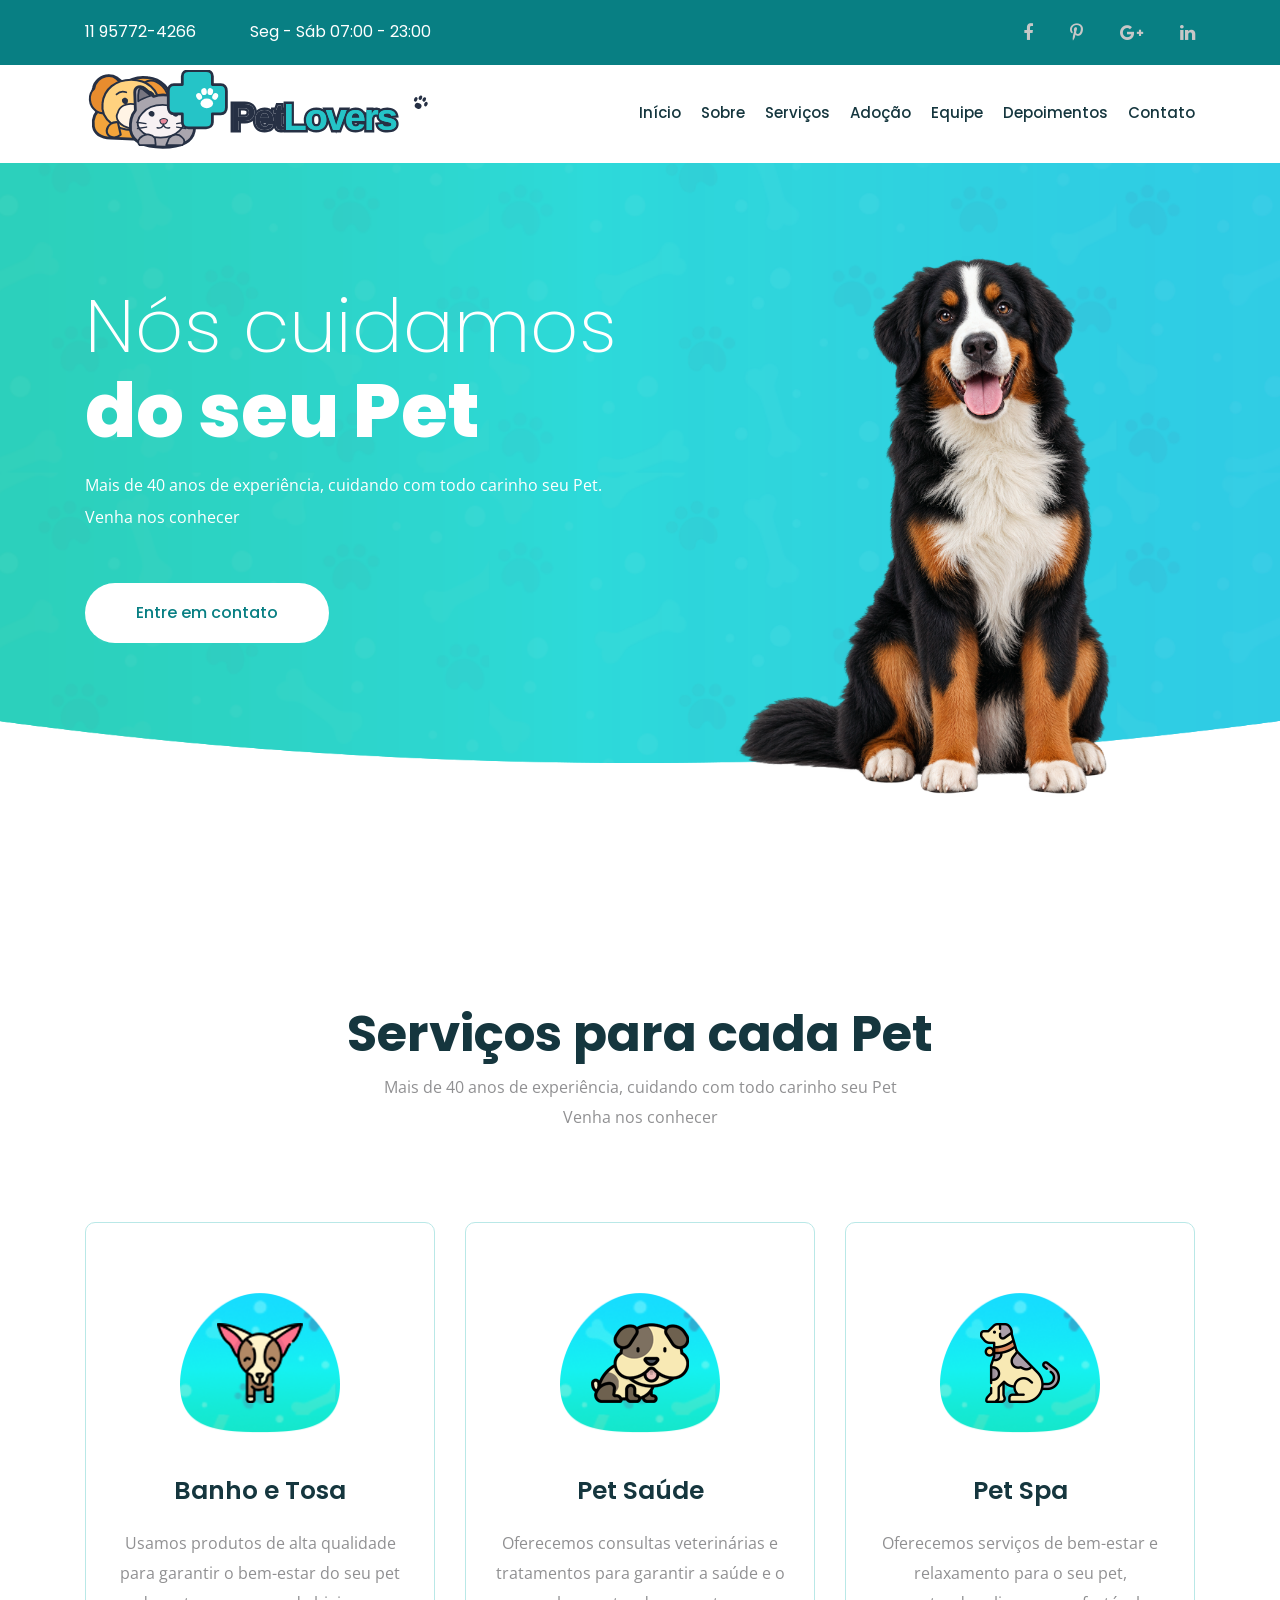
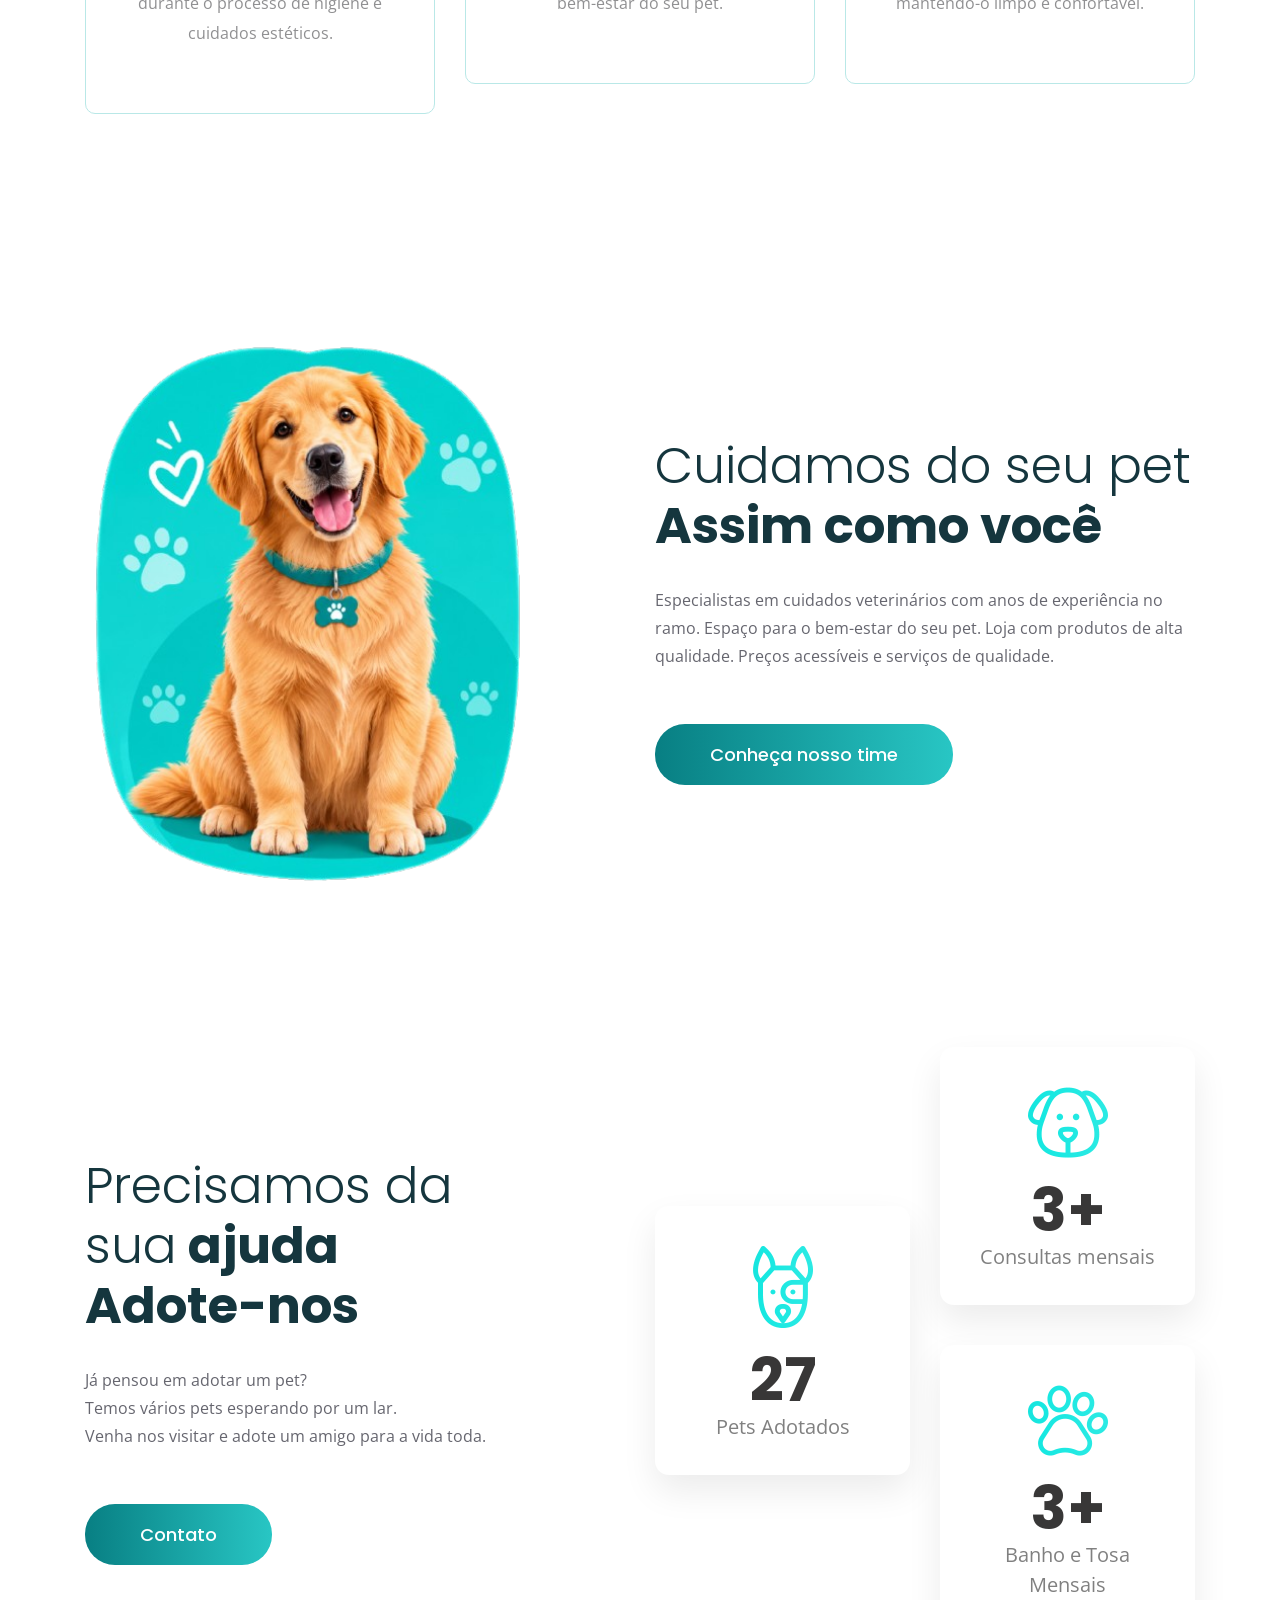
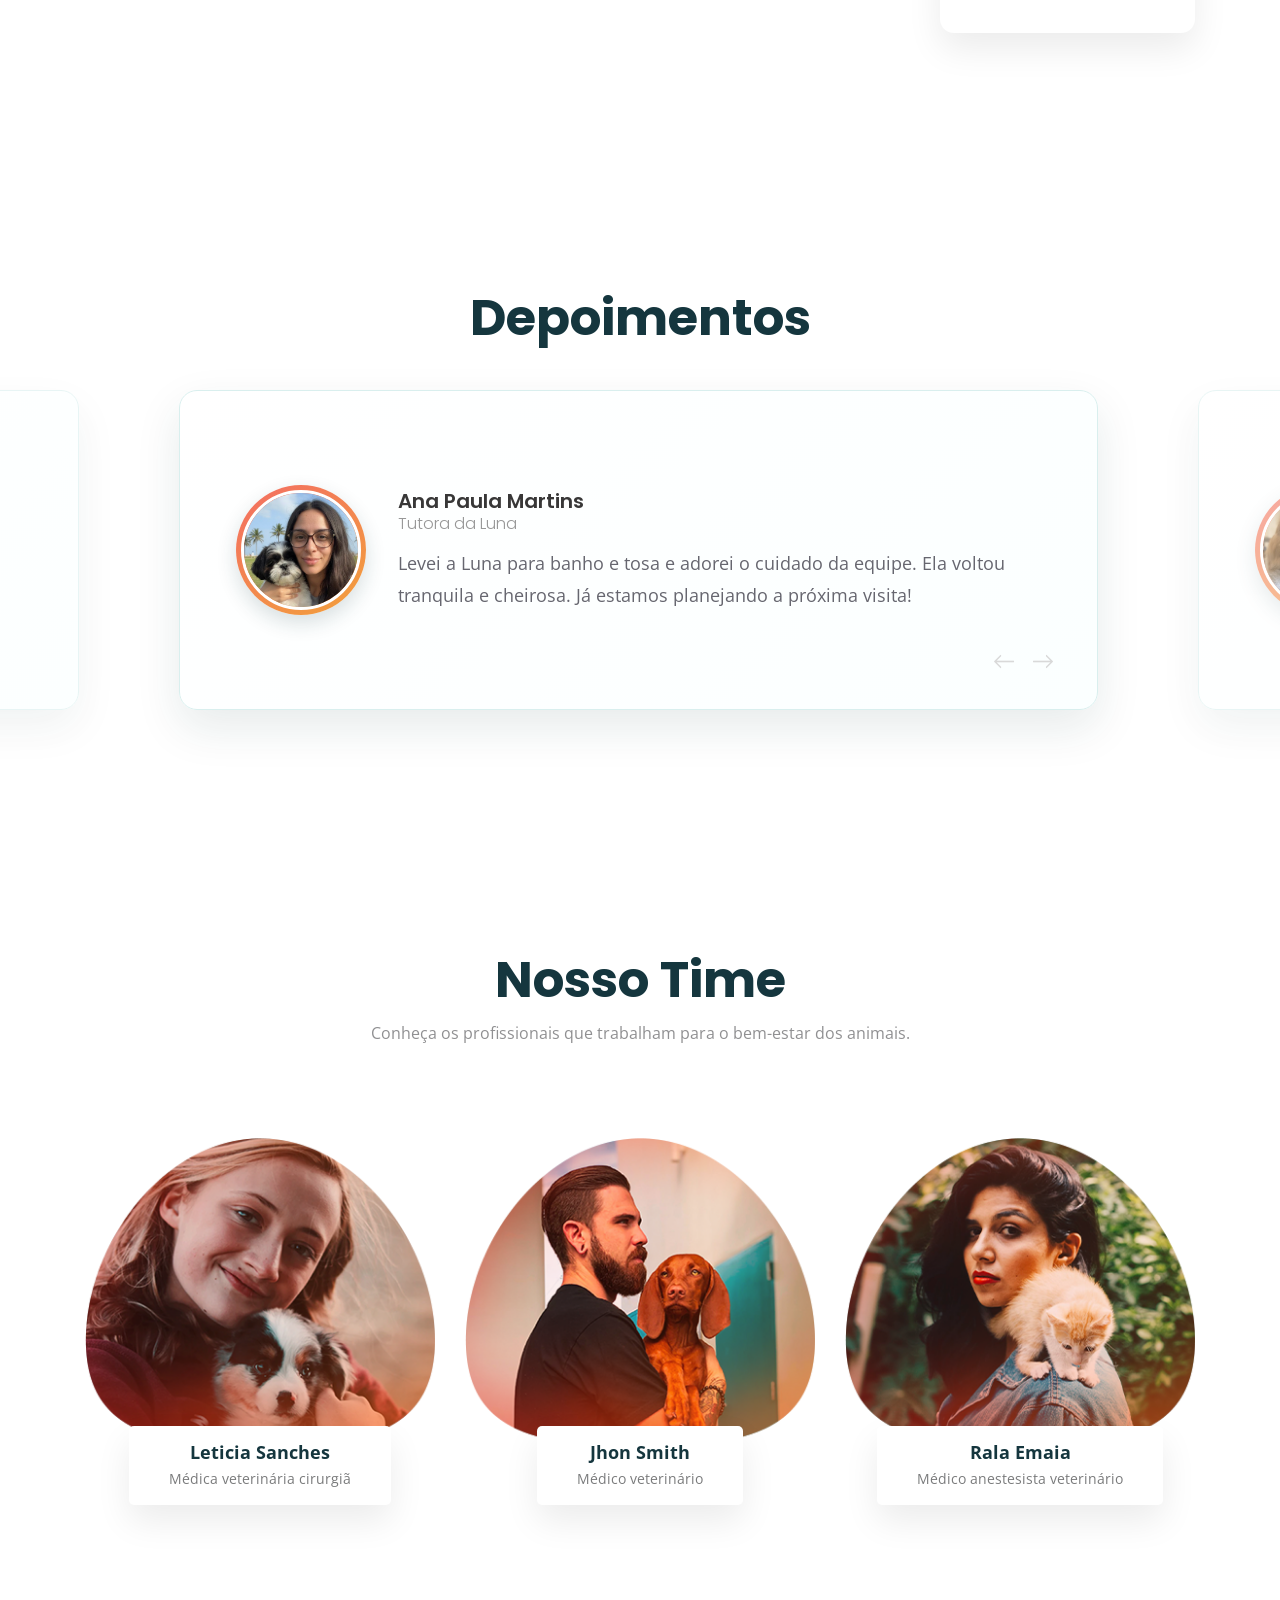
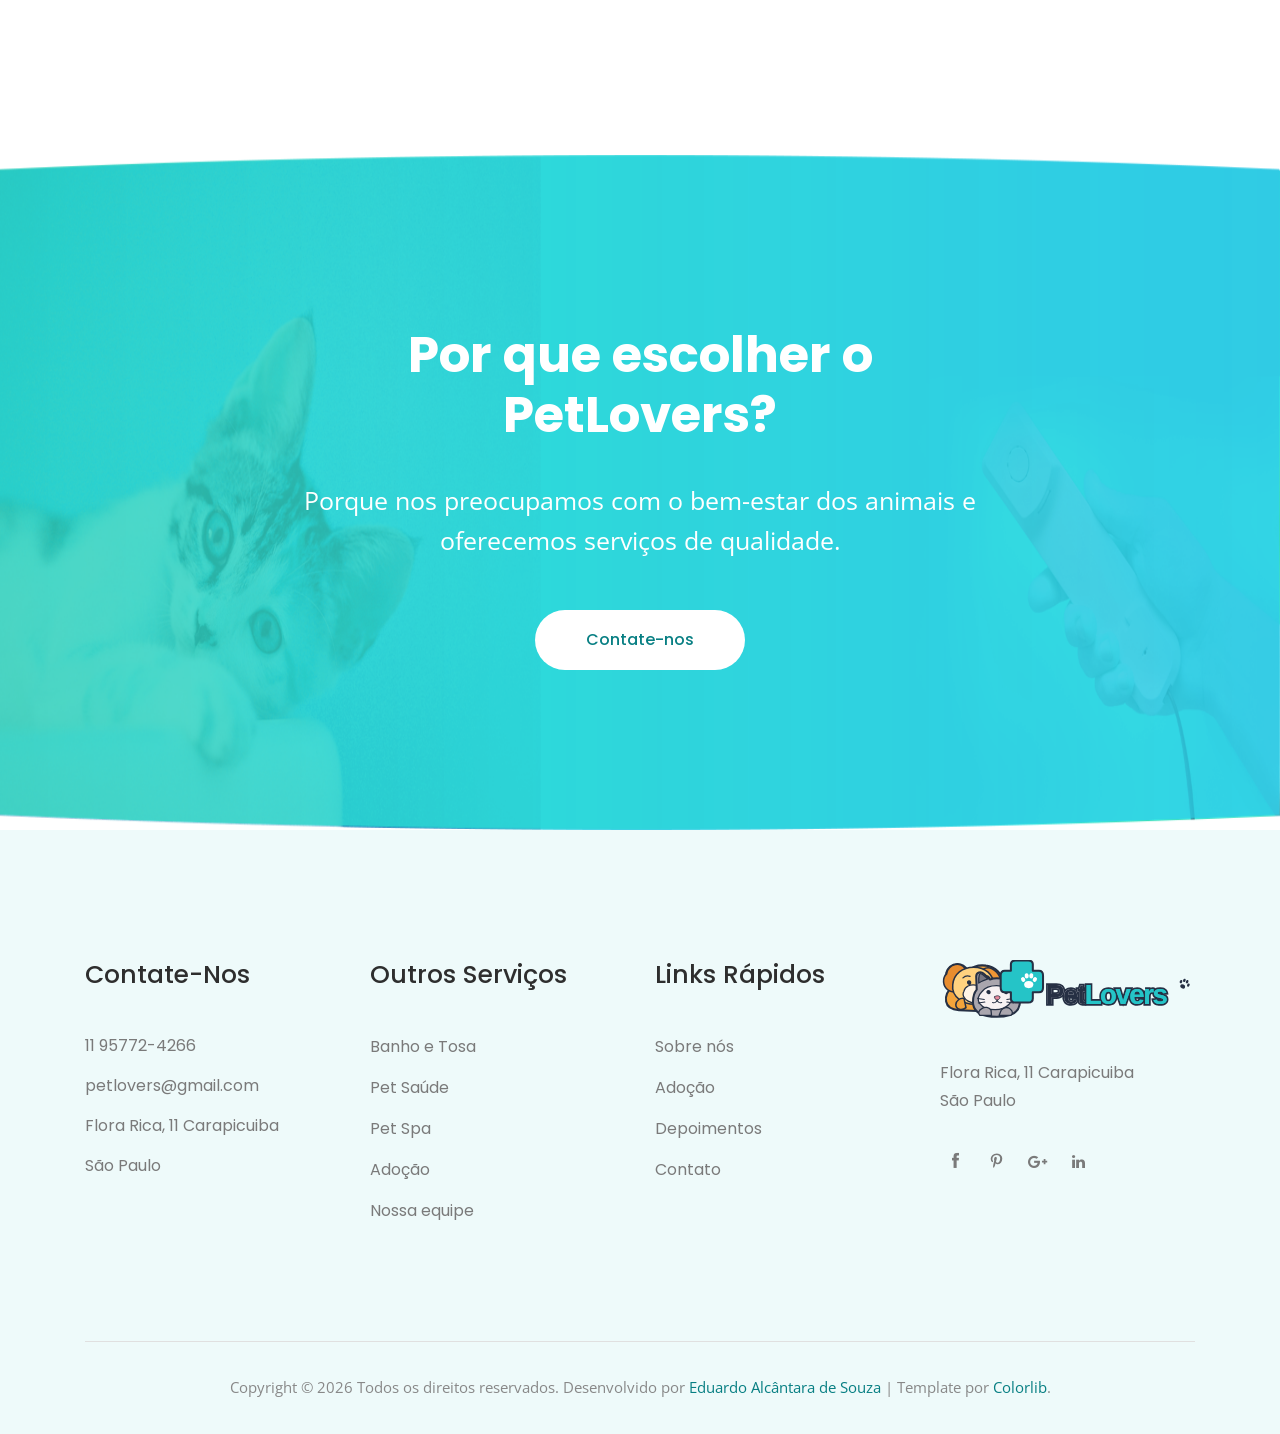
<file: index.html>
<!doctype html>
<html class="no-js" lang="pt-BR">
  <head>
    <meta charset="utf-8" />
    <meta http-equiv="x-ua-compatible" content="ie=edge" />
    <title>PetLovers</title>
    <meta
      name="description"
      content="Conheça os serviços da PetLovers e encontre cuidado, saúde e bem-estar para o seu pet."
    />
    <meta name="viewport" content="width=device-width, initial-scale=1" />

    <!-- <link rel="manifest" href="site.webmanifest"> -->
    <link rel="icon" type="image/svg+xml" href="img/paw-solid-full.svg" />

    <!-- CSS here -->
    <link rel="stylesheet" href="css/bootstrap.min.css" />
    <link rel="stylesheet" href="css/owl.carousel.min.css" />
    <link rel="stylesheet" href="css/magnific-popup.css" />
    <link rel="stylesheet" href="css/font-awesome.min.css" />
    <link rel="stylesheet" href="css/themify-icons.css" />
    <link rel="stylesheet" href="css/nice-select.css" />
    <link rel="stylesheet" href="css/flaticon.css" />
    <link rel="stylesheet" href="css/gijgo.css" />
    <link rel="stylesheet" href="css/animate.css" />
    <link rel="stylesheet" href="css/slicknav.css" />
    <link rel="stylesheet" href="css/style.css" />
    <!-- <link rel="stylesheet" href="css/responsive.css"> -->
  </head>

  <body>
    <!--[if lte IE 9]>
      <p class="browserupgrade">
        You are using an <strong>outdated</strong> browser. Please
        <a href="https://browsehappy.com/">upgrade your browser</a> to improve
        your experience and security.
      </p>
    <![endif]-->

    <header id="top">
      <div class="header-area">
        <div class="header-top_area">
          <div class="container">
            <div class="row">
              <div class="col-lg-6 col-md-8">
                <div class="short_contact_list">
                  <ul>
                    <li><a href="tel:+5511957724266">11 95772-4266</a></li>
                    <li><span>Seg - Sáb 07:00 - 23:00</span></li>
                  </ul>
                </div>
              </div>
              <div class="col-lg-6 col-md-4">
                <div class="social_media_links">
                  <a href="#">
                    <i class="fa fa-facebook"></i>
                  </a>
                  <a href="#">
                    <i class="fa fa-pinterest-p"></i>
                  </a>
                  <a href="#">
                    <i class="fa fa-google-plus"></i>
                  </a>
                  <a href="#">
                    <i class="fa fa-linkedin"></i>
                  </a>
                </div>
              </div>
            </div>
          </div>
        </div>
        <div id="sticky-header" class="main-header-area">
          <div class="container">
            <div class="row align-items-center">
              <div class="col-xl-4 col-lg-4">
                <div class="logo">
                  <a href="#top">
                    <img src="img/logo.svg" alt="PetLovers" />
                  </a>
                </div>
              </div>
              <div class="col-xl-8 col-lg-8">
                <div class="main-menu d-none d-lg-block">
                  <nav>
                    <ul id="navigation">
                      <li><a href="#top">Início</a></li>
                      <li><a href="#sobre">Sobre</a></li>
                      <li><a href="#servicos">Serviços</a></li>
                      <li><a href="#adocao">Adoção</a></li>
                      <li><a href="#equipe">Equipe</a></li>
                      <li><a href="#depoimentos">Depoimentos</a></li>
                      <li><a href="#contato">Contato</a></li>
                    </ul>
                  </nav>
                </div>
              </div>
              <div class="col-12">
                <div class="mobile_menu d-block d-lg-none"></div>
              </div>
            </div>
          </div>
        </div>
      </div>
    </header>

    <!-- slider_area_start -->
    <div class="slider_area">
      <div class="single_slider slider_bg_1 d-flex align-items-center">
        <div class="container">
          <div class="row">
            <div class="col-lg-6 col-md-6">
              <div class="slider_text">
                <h1>
                  Nós cuidamos <br />
                  <span>do seu Pet</span>
                </h1>
                <p>
                  Mais de 40 anos de experiência, cuidando com todo carinho seu
                  Pet. Venha nos conhecer
                </p>
                <a href="#contato" class="boxed-btn4">Entre em contato</a>
              </div>
            </div>
          </div>
        </div>
        <div class="dog_thumb d-none d-lg-block">
          <img src="img/pets/dog.png" alt="Cão da PetLovers" />
        </div>
      </div>
    </div>
    <!-- slider_area_end -->

    <!-- service_area_start  -->
    <div id="servicos" class="service_area">
      <div class="container">
        <div class="row justify-content-center">
          <div class="col-lg-7 col-md-10">
            <div class="section_title text-center mb-95">
              <h3>Serviços para cada Pet</h3>
              <p>
                Mais de 40 anos de experiência, cuidando com todo carinho seu
                Pet<br />
                Venha nos conhecer
              </p>
            </div>
          </div>
        </div>
        <div class="row justify-content-center">
          <div class="col-lg-4 col-md-6">
            <div class="single_service">
              <div
                class="service_thumb service_icon_bg_1 d-flex align-items-center justify-content-center"
              >
                <div class="service_icon">
                  <img src="img/service/service_icon_1.png" alt="" />
                </div>
              </div>
              <div class="service_content text-center">
                <h3>Banho e Tosa</h3>
                <p>
                  Usamos produtos de alta qualidade para garantir o bem-estar do
                  seu pet durante o processo de higiene e cuidados estéticos.
                </p>
              </div>
            </div>
          </div>
          <div class="col-lg-4 col-md-6">
            <div class="single_service active">
              <div
                class="service_thumb service_icon_bg_1 d-flex align-items-center justify-content-center"
              >
                <div class="service_icon">
                  <img src="img/service/service_icon_2.png" alt="" />
                </div>
              </div>
              <div class="service_content text-center">
                <h3>Pet Saúde</h3>
                <p>
                  Oferecemos consultas veterinárias e tratamentos para garantir
                  a saúde e o bem-estar do seu pet.
                </p>
              </div>
            </div>
          </div>
          <div class="col-lg-4 col-md-6">
            <div class="single_service">
              <div
                class="service_thumb service_icon_bg_1 d-flex align-items-center justify-content-center"
              >
                <div class="service_icon">
                  <img src="img/service/service_icon_3.png" alt="" />
                </div>
              </div>
              <div class="service_content text-center">
                <h3>Pet Spa</h3>
                <p>
                  Oferecemos serviços de bem-estar e relaxamento para o seu pet,
                  mantendo-o limpo e confortável.
                </p>
              </div>
            </div>
          </div>
        </div>
      </div>
    </div>
    <!-- service_area_end -->

    <!-- pet_care_area_start  -->
    <div id="sobre" class="pet_care_area">
      <div class="container">
        <div class="row align-items-center">
          <div class="col-lg-5 col-md-6">
            <div class="pet_thumb">
              <img
                src="img/about/pet_care.png"
                alt="Cachorro recebendo cuidados"
              />
            </div>
          </div>
          <div class="col-lg-6 offset-lg-1 col-md-6">
            <div class="pet_info">
              <div class="section_title">
                <h3>
                  <span>Cuidamos do seu pet </span> <br />
                  Assim como você
                </h3>
                <p>
                  Especialistas em cuidados veterinários com anos de experiência
                  no ramo. Espaço para o bem-estar do seu pet. Loja com produtos
                  de alta qualidade. Preços acessíveis e serviços de qualidade.
                </p>
                <a href="#equipe" class="boxed-btn3">Conheça nosso time</a>
              </div>
            </div>
          </div>
        </div>
      </div>
    </div>
    <!-- pet_care_area_end  -->

    <!-- adapt_area_start  -->
    <div id="adocao" class="adapt_area">
      <div class="container">
        <div class="row justify-content-between align-items-center">
          <div class="col-lg-5">
            <div class="adapt_help">
              <div class="section_title">
                <h3><span>Precisamos da sua</span> ajuda Adote-nos</h3>
                <p>
                  Já pensou em adotar um pet? <br />
                  Temos vários pets esperando por um lar. <br />
                  Venha nos visitar e adote um amigo para a vida toda.
                </p>
                <a href="#contato" class="boxed-btn3">Contato</a>
              </div>
            </div>
          </div>
          <div class="col-lg-6">
            <div class="adapt_about">
              <div class="row align-items-center">
                <div class="col-lg-6 col-md-6">
                  <div class="single_adapt text-center">
                    <img src="img/adapt_icon/1.png" alt="" />
                    <div class="adapt_content">
                      <h3 class="counter">452</h3>
                      <p>Pets Adotados</p>
                    </div>
                  </div>
                </div>
                <div class="col-lg-6 col-md-6">
                  <div class="single_adapt text-center">
                    <img src="img/adapt_icon/3.png" alt="" />
                    <div class="adapt_content">
                      <h3><span class="counter">52</span>+</h3>
                      <p>Consultas mensais</p>
                    </div>
                  </div>
                  <div class="single_adapt text-center">
                    <img src="img/adapt_icon/2.png" alt="" />
                    <div class="adapt_content">
                      <h3><span class="counter">52</span>+</h3>
                      <p>Banho e Tosa Mensais</p>
                    </div>
                  </div>
                </div>
              </div>
            </div>
          </div>
        </div>
      </div>
    </div>
    <!-- adapt_area_end  -->

    <!-- testmonial_area_start  -->
    <div id="depoimentos" class="testmonial_area">
      <div class="container">
        <div class="row justify-content-center">
          <div class="col-lg-10">
            <div class="section_title text-center">
              <h3>Depoimentos</h3>
            </div>
          </div>
        </div>
        <div class="row justify-content-center">
          <div class="col-lg-10">
            <div class="textmonial_active owl-carousel">
              <div class="testmonial_wrap">
                <div class="single_testmonial d-flex align-items-center">
                  <div class="test_thumb">
                    <img
                      class="testimonial-photo testimonial-photo-ana"
                      src="img/testmonial/ana.jpg"
                      alt="Ana Paula com a Luna"
                    />
                  </div>
                  <div class="test_content">
                    <h4>Ana Paula Martins</h4>
                    <span>Tutora da Luna</span>
                    <p>
                      Levei a Luna para banho e tosa e adorei o cuidado da
                      equipe. Ela voltou tranquila e cheirosa. Já estamos
                      planejando a próxima visita!
                    </p>
                  </div>
                </div>
              </div>
              <div class="testmonial_wrap">
                <div class="single_testmonial d-flex align-items-center">
                  <div class="test_thumb">
                    <img
                      class="testimonial-photo testimonial-photo-rafael"
                      src="img/testmonial/rafael.jpg"
                      alt="Rafael com o Thor"
                    />
                  </div>
                  <div class="test_content">
                    <h4>Rafael Costa</h4>
                    <span>Tutor do Thor</span>
                    <p>
                      O Thor foi muito bem recebido na consulta. A equipe
                      explicou cada etapa com paciência e me deixou mais seguro
                      para seguir os cuidados em casa.
                    </p>
                  </div>
                </div>
              </div>
              <div class="testmonial_wrap">
                <div class="single_testmonial d-flex align-items-center">
                  <div class="test_thumb">
                    <img
                      class="testimonial-photo testimonial-photo-camila"
                      src="img/testmonial/camila.jpg"
                      alt="Camila com o Nino"
                    />
                  </div>
                  <div class="test_content">
                    <h4>Camila Oliveira</h4>
                    <span>Tutora do Nino</span>
                    <p>
                      Encontrei na PetLovers um lugar acolhedor para cuidar do
                      Nino. O atendimento foi atencioso do início ao fim, e saí
                      com todas as minhas dúvidas respondidas.
                    </p>
                  </div>
                </div>
              </div>
            </div>
          </div>
        </div>
      </div>
    </div>
    <!-- testmonial_area_end  -->

    <!-- team_area_start  -->
    <div id="equipe" class="team_area">
      <div class="container">
        <div class="row justify-content-center">
          <div class="col-lg-6 col-md-10">
            <div class="section_title text-center mb-95">
              <h3>Nosso Time</h3>
              <p>
                Conheça os profissionais que trabalham para o bem-estar dos
                animais.
              </p>
            </div>
          </div>
        </div>
        <div class="row justify-content-center">
          <div class="col-lg-4 col-md-6">
            <div class="single_team">
              <div class="thumb">
                <img src="img/team/1.png" alt="Foto de Rala Emaia" />
              </div>
              <div class="member_name text-center">
                <div class="mamber_inner">
                  <h4>Leticia Sanches</h4>
                  <p>Médica veterinária cirurgiã</p>
                </div>
              </div>
            </div>
          </div>
          <div class="col-lg-4 col-md-6">
            <div class="single_team">
              <div class="thumb">
                <img src="img/team/2.png" alt="Foto de Jhon Smith" />
              </div>
              <div class="member_name text-center">
                <div class="mamber_inner">
                  <h4>Jhon Smith</h4>
                  <p>Médico veterinário</p>
                </div>
              </div>
            </div>
          </div>
          <div class="col-lg-4 col-md-6">
            <div class="single_team">
              <div class="thumb">
                <img src="img/team/3.png" alt="Foto de Rala Emaia" />
              </div>
              <div class="member_name text-center">
                <div class="mamber_inner">
                  <h4>Rala Emaia</h4>
                  <p>Médico anestesista veterinário</p>
                </div>
              </div>
            </div>
          </div>
        </div>
      </div>
    </div>
    <!-- team_area_start  -->

    <div class="contact_anipat anipat_bg_1">
      <div class="container">
        <div class="row justify-content-center">
          <div class="col-lg-8">
            <div class="contact_text text-center">
              <div class="section_title text-center">
                <h3>Por que escolher o PetLovers?</h3>
                <p>
                  Porque nos preocupamos com o bem-estar dos animais e
                  oferecemos serviços de qualidade.
                </p>
              </div>
              <div
                class="contact_btn d-flex align-items-center justify-content-center"
              >
                <a href="#contato" class="boxed-btn4">Contate-nos</a>
              </div>
            </div>
          </div>
        </div>
      </div>
    </div>

    <!-- footer_start  -->
    <footer id="contato" class="footer">
      <div class="footer_top">
        <div class="container">
          <div class="row">
            <div class="col-xl-3 col-md-6 col-lg-3">
              <div class="footer_widget">
                <h3 class="footer_title">Contate-nos</h3>
                <ul class="address_line">
                  <li>
                    <a
                      href="https://wa.me/5511957724266"
                      target="_blank"
                      rel="noopener noreferrer"
                    >
                      11 95772-4266</a
                    >
                  </li>
                  <li>
                    <a href="mailto:petlovers@gmail.com">petlovers@gmail.com</a>
                  </li>
                  <li>
                    Flora Rica, 11 Carapicuiba <br />
                    São Paulo
                  </li>
                </ul>
              </div>
            </div>
            <div class="col-xl-3 col-md-6 col-lg-3">
              <div class="footer_widget">
                <h3 class="footer_title">Outros Serviços</h3>
                <ul class="links">
                  <li><a href="#servicos">Banho e Tosa</a></li>
                  <li><a href="#servicos">Pet Saúde</a></li>
                  <li><a href="#servicos">Pet Spa</a></li>
                  <li><a href="#adocao">Adoção</a></li>
                  <li><a href="#equipe">Nossa equipe</a></li>
                </ul>
              </div>
            </div>
            <div class="col-xl-3 col-md-6 col-lg-3">
              <div class="footer_widget">
                <h3 class="footer_title">Links Rápidos</h3>
                <ul class="links">
                  <li><a href="#sobre">Sobre nós</a></li>
                  <li><a href="#adocao">Adoção</a></li>
                  <li><a href="#depoimentos">Depoimentos</a></li>
                  <li><a href="#contato">Contato</a></li>
                </ul>
              </div>
            </div>
            <div class="col-xl-3 col-md-6 col-lg-3">
              <div class="footer_widget">
                <div class="footer_logo">
                  <a href="#top">
                    <img src="img/logo.svg" alt="PetLovers" />
                  </a>
                </div>
                <p class="address_text">
                  Flora Rica, 11 Carapicuiba <br />
                  São Paulo
                </p>
                <div class="socail_links">
                  <ul>
                    <li>
                      <a href="#">
                        <i class="ti-facebook"></i>
                      </a>
                    </li>
                    <li>
                      <a href="#">
                        <i class="ti-pinterest"></i>
                      </a>
                    </li>
                    <li>
                      <a href="#">
                        <i class="fa fa-google-plus"></i>
                      </a>
                    </li>
                    <li>
                      <a href="#">
                        <i class="fa fa-linkedin"></i>
                      </a>
                    </li>
                  </ul>
                </div>
              </div>
            </div>
          </div>
        </div>
      </div>
      <div class="copy-right_text">
        <div class="container">
          <div class="bordered_1px"></div>
          <div class="row">
            <div class="col-xl-12">
              <p class="copy_right text-center">
                <!-- Link back to Colorlib can't be removed. Template is licensed under CC BY 3.0. -->
                Copyright &copy;
                <script>
                  document.write(new Date().getFullYear());
                </script>
                Todos os direitos reservados. Desenvolvido por
                <a
                  href="https://github.com/Eduardo00747"
                  target="_blank"
                  rel="noopener noreferrer"
                  >Eduardo Alcântara de Souza</a
                >
                | Template por
                <a
                  href="https://colorlib.com"
                  target="_blank"
                  rel="noopener noreferrer"
                  >Colorlib</a
                >.
              </p>
            </div>
          </div>
        </div>
      </div>
    </footer>
    <!-- footer_end  -->

    <!-- JS here -->
    <script src="js/vendor/modernizr-3.5.0.min.js"></script>
    <script src="js/vendor/jquery-1.12.4.min.js"></script>
    <script src="js/popper.min.js"></script>
    <script src="js/bootstrap.min.js"></script>
    <script src="js/owl.carousel.min.js"></script>
    <script src="js/isotope.pkgd.min.js"></script>
    <script src="js/ajax-form.js"></script>
    <script src="js/waypoints.min.js"></script>
    <script src="js/jquery.counterup.min.js"></script>
    <script src="js/imagesloaded.pkgd.min.js"></script>
    <script src="js/scrollIt.js"></script>
    <script src="js/jquery.scrollUp.min.js"></script>
    <script src="js/wow.min.js"></script>
    <script src="js/nice-select.min.js"></script>
    <script src="js/jquery.slicknav.min.js"></script>
    <script src="js/jquery.magnific-popup.min.js"></script>
    <script src="js/plugins.js"></script>
    <script src="js/gijgo.min.js"></script>

    <!--contact js-->
    <script src="js/contact.js"></script>
    <script src="js/jquery.ajaxchimp.min.js"></script>
    <script src="js/jquery.form.js"></script>
    <script src="js/jquery.validate.min.js"></script>
    <script src="js/mail-script.js"></script>

    <script src="js/main.js"></script>
    <script>
      $("#datepicker").datepicker({
        iconsLibrary: "fontawesome",
        disableDaysOfWeek: [0, 0],
        //     icons: {
        //      rightIcon: '<span class="fa fa-caret-down"></span>'
        //  }
      });
      $("#datepicker2").datepicker({
        iconsLibrary: "fontawesome",
        icons: {
          rightIcon: '<span class="fa fa-caret-down"></span>',
        },
      });
      var timepicker = $("#timepicker").timepicker({
        format: "HH.MM",
      });
    </script>
  </body>
</html>
</file>
<file: css/themify-icons.css>
@font-face {
	font-family: 'themify';
	src:url('../fonts/themify.eot?-fvbane');
	src:url('../fonts/themify.eot?#iefix-fvbane') format('embedded-opentype'),
		url('../fonts/themify.woff?-fvbane') format('woff'),
		url('../fonts/themify.ttf?-fvbane') format('truetype'),
		url('../fonts/themify.svg?-fvbane#themify') format('svg');
	font-weight: normal;
	font-style: normal;
}

[class^="ti-"], [class*=" ti-"] {
	font-family: 'themify';
	/* speak: none; */
	font-style: normal;
	font-weight: normal;
	font-variant: normal;
	text-transform: none;
	line-height: 1;

	/* Better Font Rendering =========== */
	-webkit-font-smoothing: antialiased;
	-moz-osx-font-smoothing: grayscale;
}

.ti-wand:before {
	content: "\e600";
}
.ti-volume:before {
	content: "\e601";
}
.ti-user:before {
	content: "\e602";
}
.ti-unlock:before {
	content: "\e603";
}
.ti-unlink:before {
	content: "\e604";
}
.ti-trash:before {
	content: "\e605";
}
.ti-thought:before {
	content: "\e606";
}
.ti-target:before {
	content: "\e607";
}
.ti-tag:before {
	content: "\e608";
}
.ti-tablet:before {
	content: "\e609";
}
.ti-star:before {
	content: "\e60a";
}
.ti-spray:before {
	content: "\e60b";
}
.ti-signal:before {
	content: "\e60c";
}
.ti-shopping-cart:before {
	content: "\e60d";
}
.ti-shopping-cart-full:before {
	content: "\e60e";
}
.ti-settings:before {
	content: "\e60f";
}
.ti-search:before {
	content: "\e610";
}
.ti-zoom-in:before {
	content: "\e611";
}
.ti-zoom-out:before {
	content: "\e612";
}
.ti-cut:before {
	content: "\e613";
}
.ti-ruler:before {
	content: "\e614";
}
.ti-ruler-pencil:before {
	content: "\e615";
}
.ti-ruler-alt:before {
	content: "\e616";
}
.ti-bookmark:before {
	content: "\e617";
}
.ti-bookmark-alt:before {
	content: "\e618";
}
.ti-reload:before {
	content: "\e619";
}
.ti-plus:before {
	content: "\e61a";
}
.ti-pin:before {
	content: "\e61b";
}
.ti-pencil:before {
	content: "\e61c";
}
.ti-pencil-alt:before {
	content: "\e61d";
}
.ti-paint-roller:before {
	content: "\e61e";
}
.ti-paint-bucket:before {
	content: "\e61f";
}
.ti-na:before {
	content: "\e620";
}
.ti-mobile:before {
	content: "\e621";
}
.ti-minus:before {
	content: "\e622";
}
.ti-medall:before {
	content: "\e623";
}
.ti-medall-alt:before {
	content: "\e624";
}
.ti-marker:before {
	content: "\e625";
}
.ti-marker-alt:before {
	content: "\e626";
}
.ti-arrow-up:before {
	content: "\e627";
}
.ti-arrow-right:before {
	content: "\e628";
}
.ti-arrow-left:before {
	content: "\e629";
}
.ti-arrow-down:before {
	content: "\e62a";
}
.ti-lock:before {
	content: "\e62b";
}
.ti-location-arrow:before {
	content: "\e62c";
}
.ti-link:before {
	content: "\e62d";
}
.ti-layout:before {
	content: "\e62e";
}
.ti-layers:before {
	content: "\e62f";
}
.ti-layers-alt:before {
	content: "\e630";
}
.ti-key:before {
	content: "\e631";
}
.ti-import:before {
	content: "\e632";
}
.ti-image:before {
	content: "\e633";
}
.ti-heart:before {
	content: "\e634";
}
.ti-heart-broken:before {
	content: "\e635";
}
.ti-hand-stop:before {
	content: "\e636";
}
.ti-hand-open:before {
	content: "\e637";
}
.ti-hand-drag:before {
	content: "\e638";
}
.ti-folder:before {
	content: "\e639";
}
.ti-flag:before {
	content: "\e63a";
}
.ti-flag-alt:before {
	content: "\e63b";
}
.ti-flag-alt-2:before {
	content: "\e63c";
}
.ti-eye:before {
	content: "\e63d";
}
.ti-export:before {
	content: "\e63e";
}
.ti-exchange-vertical:before {
	content: "\e63f";
}
.ti-desktop:before {
	content: "\e640";
}
.ti-cup:before {
	content: "\e641";
}
.ti-crown:before {
	content: "\e642";
}
.ti-comments:before {
	content: "\e643";
}
.ti-comment:before {
	content: "\e644";
}
.ti-comment-alt:before {
	content: "\e645";
}
.ti-close:before {
	content: "\e646";
}
.ti-clip:before {
	content: "\e647";
}
.ti-angle-up:before {
	content: "\e648";
}
.ti-angle-right:before {
	content: "\e649";
}
.ti-angle-left:before {
	content: "\e64a";
}
.ti-angle-down:before {
	content: "\e64b";
}
.ti-check:before {
	content: "\e64c";
}
.ti-check-box:before {
	content: "\e64d";
}
.ti-camera:before {
	content: "\e64e";
}
.ti-announcement:before {
	content: "\e64f";
}
.ti-brush:before {
	content: "\e650";
}
.ti-briefcase:before {
	content: "\e651";
}
.ti-bolt:before {
	content: "\e652";
}
.ti-bolt-alt:before {
	content: "\e653";
}
.ti-blackboard:before {
	content: "\e654";
}
.ti-bag:before {
	content: "\e655";
}
.ti-move:before {
	content: "\e656";
}
.ti-arrows-vertical:before {
	content: "\e657";
}
.ti-arrows-horizontal:before {
	content: "\e658";
}
.ti-fullscreen:before {
	content: "\e659";
}
.ti-arrow-top-right:before {
	content: "\e65a";
}
.ti-arrow-top-left:before {
	content: "\e65b";
}
.ti-arrow-circle-up:before {
	content: "\e65c";
}
.ti-arrow-circle-right:before {
	content: "\e65d";
}
.ti-arrow-circle-left:before {
	content: "\e65e";
}
.ti-arrow-circle-down:before {
	content: "\e65f";
}
.ti-angle-double-up:before {
	content: "\e660";
}
.ti-angle-double-right:before {
	content: "\e661";
}
.ti-angle-double-left:before {
	content: "\e662";
}
.ti-angle-double-down:before {
	content: "\e663";
}
.ti-zip:before {
	content: "\e664";
}
.ti-world:before {
	content: "\e665";
}
.ti-wheelchair:before {
	content: "\e666";
}
.ti-view-list:before {
	content: "\e667";
}
.ti-view-list-alt:before {
	content: "\e668";
}
.ti-view-grid:before {
	content: "\e669";
}
.ti-uppercase:before {
	content: "\e66a";
}
.ti-upload:before {
	content: "\e66b";
}
.ti-underline:before {
	content: "\e66c";
}
.ti-truck:before {
	content: "\e66d";
}
.ti-timer:before {
	content: "\e66e";
}
.ti-ticket:before {
	content: "\e66f";
}
.ti-thumb-up:before {
	content: "\e670";
}
.ti-thumb-down:before {
	content: "\e671";
}
.ti-text:before {
	content: "\e672";
}
.ti-stats-up:before {
	content: "\e673";
}
.ti-stats-down:before {
	content: "\e674";
}
.ti-split-v:before {
	content: "\e675";
}
.ti-split-h:before {
	content: "\e676";
}
.ti-smallcap:before {
	content: "\e677";
}
.ti-shine:before {
	content: "\e678";
}
.ti-shift-right:before {
	content: "\e679";
}
.ti-shift-left:before {
	content: "\e67a";
}
.ti-shield:before {
	content: "\e67b";
}
.ti-notepad:before {
	content: "\e67c";
}
.ti-server:before {
	content: "\e67d";
}
.ti-quote-right:before {
	content: "\e67e";
}
.ti-quote-left:before {
	content: "\e67f";
}
.ti-pulse:before {
	content: "\e680";
}
.ti-printer:before {
	content: "\e681";
}
.ti-power-off:before {
	content: "\e682";
}
.ti-plug:before {
	content: "\e683";
}
.ti-pie-chart:before {
	content: "\e684";
}
.ti-paragraph:before {
	content: "\e685";
}
.ti-panel:before {
	content: "\e686";
}
.ti-package:before {
	content: "\e687";
}
.ti-music:before {
	content: "\e688";
}
.ti-music-alt:before {
	content: "\e689";
}
.ti-mouse:before {
	content: "\e68a";
}
.ti-mouse-alt:before {
	content: "\e68b";
}
.ti-money:before {
	content: "\e68c";
}
.ti-microphone:before {
	content: "\e68d";
}
.ti-menu:before {
	content: "\e68e";
}
.ti-menu-alt:before {
	content: "\e68f";
}
.ti-map:before {
	content: "\e690";
}
.ti-map-alt:before {
	content: "\e691";
}
.ti-loop:before {
	content: "\e692";
}
.ti-location-pin:before {
	content: "\e693";
}
.ti-list:before {
	content: "\e694";
}
.ti-light-bulb:before {
	content: "\e695";
}
.ti-Italic:before {
	content: "\e696";
}
.ti-info:before {
	content: "\e697";
}
.ti-infinite:before {
	content: "\e698";
}
.ti-id-badge:before {
	content: "\e699";
}
.ti-hummer:before {
	content: "\e69a";
}
.ti-home:before {
	content: "\e69b";
}
.ti-help:before {
	content: "\e69c";
}
.ti-headphone:before {
	content: "\e69d";
}
.ti-harddrives:before {
	content: "\e69e";
}
.ti-harddrive:before {
	content: "\e69f";
}
.ti-gift:before {
	content: "\e6a0";
}
.ti-game:before {
	content: "\e6a1";
}
.ti-filter:before {
	content: "\e6a2";
}
.ti-files:before {
	content: "\e6a3";
}
.ti-file:before {
	content: "\e6a4";
}
.ti-eraser:before {
	content: "\e6a5";
}
.ti-envelope:before {
	content: "\e6a6";
}
.ti-download:before {
	content: "\e6a7";
}
.ti-direction:before {
	content: "\e6a8";
}
.ti-direction-alt:before {
	content: "\e6a9";
}
.ti-dashboard:before {
	content: "\e6aa";
}
.ti-control-stop:before {
	content: "\e6ab";
}
.ti-control-shuffle:before {
	content: "\e6ac";
}
.ti-control-play:before {
	content: "\e6ad";
}
.ti-control-pause:before {
	content: "\e6ae";
}
.ti-control-forward:before {
	content: "\e6af";
}
.ti-control-backward:before {
	content: "\e6b0";
}
.ti-cloud:before {
	content: "\e6b1";
}
.ti-cloud-up:before {
	content: "\e6b2";
}
.ti-cloud-down:before {
	content: "\e6b3";
}
.ti-clipboard:before {
	content: "\e6b4";
}
.ti-car:before {
	content: "\e6b5";
}
.ti-calendar:before {
	content: "\e6b6";
}
.ti-book:before {
	content: "\e6b7";
}
.ti-bell:before {
	content: "\e6b8";
}
.ti-basketball:before {
	content: "\e6b9";
}
.ti-bar-chart:before {
	content: "\e6ba";
}
.ti-bar-chart-alt:before {
	content: "\e6bb";
}
.ti-back-right:before {
	content: "\e6bc";
}
.ti-back-left:before {
	content: "\e6bd";
}
.ti-arrows-corner:before {
	content: "\e6be";
}
.ti-archive:before {
	content: "\e6bf";
}
.ti-anchor:before {
	content: "\e6c0";
}
.ti-align-right:before {
	content: "\e6c1";
}
.ti-align-left:before {
	content: "\e6c2";
}
.ti-align-justify:before {
	content: "\e6c3";
}
.ti-align-center:before {
	content: "\e6c4";
}
.ti-alert:before {
	content: "\e6c5";
}
.ti-alarm-clock:before {
	content: "\e6c6";
}
.ti-agenda:before {
	content: "\e6c7";
}
.ti-write:before {
	content: "\e6c8";
}
.ti-window:before {
	content: "\e6c9";
}
.ti-widgetized:before {
	content: "\e6ca";
}
.ti-widget:before {
	content: "\e6cb";
}
.ti-widget-alt:before {
	content: "\e6cc";
}
.ti-wallet:before {
	content: "\e6cd";
}
.ti-video-clapper:before {
	content: "\e6ce";
}
.ti-video-camera:before {
	content: "\e6cf";
}
.ti-vector:before {
	content: "\e6d0";
}
.ti-themify-logo:before {
	content: "\e6d1";
}
.ti-themify-favicon:before {
	content: "\e6d2";
}
.ti-themify-favicon-alt:before {
	content: "\e6d3";
}
.ti-support:before {
	content: "\e6d4";
}
.ti-stamp:before {
	content: "\e6d5";
}
.ti-split-v-alt:before {
	content: "\e6d6";
}
.ti-slice:before {
	content: "\e6d7";
}
.ti-shortcode:before {
	content: "\e6d8";
}
.ti-shift-right-alt:before {
	content: "\e6d9";
}
.ti-shift-left-alt:before {
	content: "\e6da";
}
.ti-ruler-alt-2:before {
	content: "\e6db";
}
.ti-receipt:before {
	content: "\e6dc";
}
.ti-pin2:before {
	content: "\e6dd";
}
.ti-pin-alt:before {
	content: "\e6de";
}
.ti-pencil-alt2:before {
	content: "\e6df";
}
.ti-palette:before {
	content: "\e6e0";
}
.ti-more:before {
	content: "\e6e1";
}
.ti-more-alt:before {
	content: "\e6e2";
}
.ti-microphone-alt:before {
	content: "\e6e3";
}
.ti-magnet:before {
	content: "\e6e4";
}
.ti-line-double:before {
	content: "\e6e5";
}
.ti-line-dotted:before {
	content: "\e6e6";
}
.ti-line-dashed:before {
	content: "\e6e7";
}
.ti-layout-width-full:before {
	content: "\e6e8";
}
.ti-layout-width-default:before {
	content: "\e6e9";
}
.ti-layout-width-default-alt:before {
	content: "\e6ea";
}
.ti-layout-tab:before {
	content: "\e6eb";
}
.ti-layout-tab-window:before {
	content: "\e6ec";
}
.ti-layout-tab-v:before {
	content: "\e6ed";
}
.ti-layout-tab-min:before {
	content: "\e6ee";
}
.ti-layout-slider:before {
	content: "\e6ef";
}
.ti-layout-slider-alt:before {
	content: "\e6f0";
}
.ti-layout-sidebar-right:before {
	content: "\e6f1";
}
.ti-layout-sidebar-none:before {
	content: "\e6f2";
}
.ti-layout-sidebar-left:before {
	content: "\e6f3";
}
.ti-layout-placeholder:before {
	content: "\e6f4";
}
.ti-layout-menu:before {
	content: "\e6f5";
}
.ti-layout-menu-v:before {
	content: "\e6f6";
}
.ti-layout-menu-separated:before {
	content: "\e6f7";
}
.ti-layout-menu-full:before {
	content: "\e6f8";
}
.ti-layout-media-right-alt:before {
	content: "\e6f9";
}
.ti-layout-media-right:before {
	content: "\e6fa";
}
.ti-layout-media-overlay:before {
	content: "\e6fb";
}
.ti-layout-media-overlay-alt:before {
	content: "\e6fc";
}
.ti-layout-media-overlay-alt-2:before {
	content: "\e6fd";
}
.ti-layout-media-left-alt:before {
	content: "\e6fe";
}
.ti-layout-media-left:before {
	content: "\e6ff";
}
.ti-layout-media-center-alt:before {
	content: "\e700";
}
.ti-layout-media-center:before {
	content: "\e701";
}
.ti-layout-list-thumb:before {
	content: "\e702";
}
.ti-layout-list-thumb-alt:before {
	content: "\e703";
}
.ti-layout-list-post:before {
	content: "\e704";
}
.ti-layout-list-large-image:before {
	content: "\e705";
}
.ti-layout-line-solid:before {
	content: "\e706";
}
.ti-layout-grid4:before {
	content: "\e707";
}
.ti-layout-grid3:before {
	content: "\e708";
}
.ti-layout-grid2:before {
	content: "\e709";
}
.ti-layout-grid2-thumb:before {
	content: "\e70a";
}
.ti-layout-cta-right:before {
	content: "\e70b";
}
.ti-layout-cta-left:before {
	content: "\e70c";
}
.ti-layout-cta-center:before {
	content: "\e70d";
}
.ti-layout-cta-btn-right:before {
	content: "\e70e";
}
.ti-layout-cta-btn-left:before {
	content: "\e70f";
}
.ti-layout-column4:before {
	content: "\e710";
}
.ti-layout-column3:before {
	content: "\e711";
}
.ti-layout-column2:before {
	content: "\e712";
}
.ti-layout-accordion-separated:before {
	content: "\e713";
}
.ti-layout-accordion-merged:before {
	content: "\e714";
}
.ti-layout-accordion-list:before {
	content: "\e715";
}
.ti-ink-pen:before {
	content: "\e716";
}
.ti-info-alt:before {
	content: "\e717";
}
.ti-help-alt:before {
	content: "\e718";
}
.ti-headphone-alt:before {
	content: "\e719";
}
.ti-hand-point-up:before {
	content: "\e71a";
}
.ti-hand-point-right:before {
	content: "\e71b";
}
.ti-hand-point-left:before {
	content: "\e71c";
}
.ti-hand-point-down:before {
	content: "\e71d";
}
.ti-gallery:before {
	content: "\e71e";
}
.ti-face-smile:before {
	content: "\e71f";
}
.ti-face-sad:before {
	content: "\e720";
}
.ti-credit-card:before {
	content: "\e721";
}
.ti-control-skip-forward:before {
	content: "\e722";
}
.ti-control-skip-backward:before {
	content: "\e723";
}
.ti-control-record:before {
	content: "\e724";
}
.ti-control-eject:before {
	content: "\e725";
}
.ti-comments-smiley:before {
	content: "\e726";
}
.ti-brush-alt:before {
	content: "\e727";
}
.ti-youtube:before {
	content: "\e728";
}
.ti-vimeo:before {
	content: "\e729";
}
.ti-twitter:before {
	content: "\e72a";
}
.ti-time:before {
	content: "\e72b";
}
.ti-tumblr:before {
	content: "\e72c";
}
.ti-skype:before {
	content: "\e72d";
}
.ti-share:before {
	content: "\e72e";
}
.ti-share-alt:before {
	content: "\e72f";
}
.ti-rocket:before {
	content: "\e730";
}
.ti-pinterest:before {
	content: "\e731";
}
.ti-new-window:before {
	content: "\e732";
}
.ti-microsoft:before {
	content: "\e733";
}
.ti-list-ol:before {
	content: "\e734";
}
.ti-linkedin:before {
	content: "\e735";
}
.ti-layout-sidebar-2:before {
	content: "\e736";
}
.ti-layout-grid4-alt:before {
	content: "\e737";
}
.ti-layout-grid3-alt:before {
	content: "\e738";
}
.ti-layout-grid2-alt:before {
	content: "\e739";
}
.ti-layout-column4-alt:before {
	content: "\e73a";
}
.ti-layout-column3-alt:before {
	content: "\e73b";
}
.ti-layout-column2-alt:before {
	content: "\e73c";
}
.ti-instagram:before {
	content: "\e73d";
}
.ti-google:before {
	content: "\e73e";
}
.ti-github:before {
	content: "\e73f";
}
.ti-flickr:before {
	content: "\e740";
}
.ti-facebook:before {
	content: "\e741";
}
.ti-dropbox:before {
	content: "\e742";
}
.ti-dribbble:before {
	content: "\e743";
}
.ti-apple:before {
	content: "\e744";
}
.ti-android:before {
	content: "\e745";
}
.ti-save:before {
	content: "\e746";
}
.ti-save-alt:before {
	content: "\e747";
}
.ti-yahoo:before {
	content: "\e748";
}
.ti-wordpress:before {
	content: "\e749";
}
.ti-vimeo-alt:before {
	content: "\e74a";
}
.ti-twitter-alt:before {
	content: "\e74b";
}
.ti-tumblr-alt:before {
	content: "\e74c";
}
.ti-trello:before {
	content: "\e74d";
}
.ti-stack-overflow:before {
	content: "\e74e";
}
.ti-soundcloud:before {
	content: "\e74f";
}
.ti-sharethis:before {
	content: "\e750";
}
.ti-sharethis-alt:before {
	content: "\e751";
}
.ti-reddit:before {
	content: "\e752";
}
.ti-pinterest-alt:before {
	content: "\e753";
}
.ti-microsoft-alt:before {
	content: "\e754";
}
.ti-linux:before {
	content: "\e755";
}
.ti-jsfiddle:before {
	content: "\e756";
}
.ti-joomla:before {
	content: "\e757";
}
.ti-html5:before {
	content: "\e758";
}
.ti-flickr-alt:before {
	content: "\e759";
}
.ti-email:before {
	content: "\e75a";
}
.ti-drupal:before {
	content: "\e75b";
}
.ti-dropbox-alt:before {
	content: "\e75c";
}
.ti-css3:before {
	content: "\e75d";
}
.ti-rss:before {
	content: "\e75e";
}
.ti-rss-alt:before {
	content: "\e75f";
}
</file>
<file: css/nice-select.css>
.nice-select {
  -webkit-tap-highlight-color: transparent;
  background-color: #fff;
  border-radius: 5px;
  border: solid 1px #e8e8e8;
  box-sizing: border-box;
  clear: both;
  cursor: pointer;
  display: block;
  float: left;
  font-family: inherit;
  font-size: 14px;
  font-weight: normal;
  height: 42px;
  line-height: 40px;
  outline: none;
  padding-left: 18px;
  padding-right: 30px;
  position: relative;
  text-align: left !important;
  -webkit-transition: all 0.2s ease-in-out;
  transition: all 0.2s ease-in-out;
  -webkit-user-select: none;
     -moz-user-select: none;
      -ms-user-select: none;
          user-select: none;
  white-space: nowrap;
  width: auto; }
  .nice-select:hover {
    border-color: #dbdbdb; }
  .nice-select:active, .nice-select.open, .nice-select:focus {
    border-color: #999; }


  .nice-select.disabled {
    border-color: #ededed;
    color: #999;
    pointer-events: none; }
    .nice-select.disabled:after {
      border-color: #cccccc; }
  .nice-select.wide {
    width: 100%; }
    .nice-select.wide .list {
      left: 0 !important;
      right: 0 !important; }
  .nice-select.right {
    float: right; }
    .nice-select.right .list {
      left: auto;
      right: 0; }
  .nice-select.small {
    font-size: 12px;
    height: 36px;
    line-height: 34px; }
    .nice-select.small:after {
      height: 4px;
      width: 4px; }
    .nice-select.small .option {
      line-height: 34px;
      min-height: 34px; }
  .nice-select .list {
    background-color: #fff;
    border-radius: 5px;
    box-shadow: 0 0 0 1px rgba(68, 68, 68, 0.11);
    box-sizing: border-box;
    margin-top: 4px;
    opacity: 0;
    overflow: hidden;
    padding: 0;
    pointer-events: none;
    position: absolute;
    top: 100%;
    left: 0;
    -webkit-transform-origin: 50% 0;
        -ms-transform-origin: 50% 0;
            transform-origin: 50% 0;
    -webkit-transform: scale(0.75) translateY(-21px);
        -ms-transform: scale(0.75) translateY(-21px);
            transform: scale(0.75) translateY(-21px);
    -webkit-transition: all 0.2s cubic-bezier(0.5, 0, 0, 1.25), opacity 0.15s ease-out;
    transition: all 0.2s cubic-bezier(0.5, 0, 0, 1.25), opacity 0.15s ease-out;
    z-index: 9; }
    .nice-select .list:hover .option:not(:hover) {
      background-color: transparent !important; }
  .nice-select .option {
    cursor: pointer;
    font-weight: 400;
    line-height: 40px;
    list-style: none;
    min-height: 40px;
    outline: none;
    padding-left: 18px;
    padding-right: 29px;
    text-align: left;
    -webkit-transition: all 0.2s;
    transition: all 0.2s; }
    .nice-select .option:hover, .nice-select .option.focus, .nice-select .option.selected.focus {
      background-color: #f6f6f6; }
    .nice-select .option.selected {
      font-weight: bold; }
    .nice-select .option.disabled {
      background-color: transparent;
      color: #999;
      cursor: default; }

.no-csspointerevents .nice-select .list {
  display: none; }

.no-csspointerevents .nice-select.open .list {
  display: block; }





  /* ,,,,,,,,,,,,,,,, */


  .nice-select:after {
    content: "\e64b";
    display: block;
    height: 5px;
    margin-top: -5px;
    pointer-events: none;
    position: absolute;
    right: 30px;
    top: 8px;
    transition: all 0.15s ease-in-out;
    width: 5px;
    font-family: 'themify';
    color: #ddd; }

    .nice-select.open:after {
 }
    .nice-select.open .list {
      opacity: 1;
      pointer-events: auto;
      -webkit-transform: scale(1) translateY(0);
          -ms-transform: scale(1) translateY(0);
              transform: scale(1) translateY(0); }
</file>
<file: css/flaticon.css>
/*
  	Flaticon icon font: Flaticon
  	Creation date: 13/01/2020 05:31
  	*/

@font-face {
  font-family: "Flaticon";
  src: url("../fonts/Flaticon.eot");
  src: url("../fonts/Flaticon.eot?#iefix") format("embedded-opentype"),
       url("../fonts/Flaticon.woff2") format("woff2"),
       url("../fonts/Flaticon.woff") format("woff"),
       url("../fonts/Flaticon.ttf") format("truetype"),
       url("../fonts/Flaticon.svg#Flaticon") format("svg");
  font-weight: normal;
  font-style: normal;
}

@media screen and (-webkit-min-device-pixel-ratio:0) {
  @font-face {
    font-family: "Flaticon";
    src: url("../fonts/Flaticon.svg#Flaticon") format("svg");
  }
}

[class^="flaticon-"]:before, [class*=" flaticon-"]:before,
[class^="flaticon-"]:after, [class*=" flaticon-"]:after {   
  font-family: Flaticon;
font-style: normal;
}

.flaticon-right:before { content: "\f100"; }
.flaticon-left:before { content: "\f101"; }
</file>
<file: css/gijgo.css>
.gj-button {
    background-color: #f5f5f5;
    border: 1px solid #ddd;
    color: #000;
    border-radius: 3px;
    padding: 6px 10px;
    cursor: pointer;
}

.gj-unselectable {
    -webkit-touch-callout: none;
    -webkit-user-select: none;
    -khtml-user-select: none;
    -moz-user-select: none;
    -ms-user-select: none;
    user-select: none;
}

.gj-row {
    display: -webkit-box;
    display: -ms-flexbox;
    display: flex;
    -ms-flex-wrap: wrap;
    flex-wrap: wrap;
}

.gj-margin-left-5 {
    margin-left: 5px;
}

.gj-margin-left-10 {
    margin-left: 10px;
}

.gj-width-full {
    width: 100%;
}

.gj-cursor-pointer {
    cursor: pointer;
}

.gj-text-align-center {
    text-align: center;
}

.gj-font-size-16 {
    font-size: 16px;
}

.gj-hidden {
    display: none;
}

/** Material Design */
.gj-button-md {
    background: 0 0;
    border: none;
    border-radius: 2px;
    color: rgba(0, 0, 0, 0.87);
    position: relative;
    height: 36px;
    margin: 0;
    min-width: 64px;
    padding: 0 16px;
    display: inline-block;
    font-family: "Roboto","Helvetica","Arial",sans-serif;
    font-size: 1rem;
    font-weight: 500;
    text-transform: uppercase;
    letter-spacing: 0;
    overflow: hidden;
    will-change: box-shadow;
    transition: box-shadow .2s cubic-bezier(.4,0,1,1),background-color .2s cubic-bezier(.4,0,.2,1),color .2s cubic-bezier(.4,0,.2,1);
    outline: none;
    cursor: pointer;
    text-decoration: none;
    text-align: center;
    line-height: 36px;
    vertical-align: middle;
    overflow: hidden;
    -webkit-user-select: none;
    -moz-user-select: none;
    -ms-user-select: none;
    user-select: none;
}

.gj-button-md:hover {
    background-color: rgba(158,158,158,.2);
}

.gj-button-md:disabled {
    color: rgba(0,0,0,.26);
    background: 0 0;
}

.gj-button-md .material-icons,
.gj-button-md .gj-icon {
    vertical-align: middle;
    /*font-size: 1.3rem;
    margin-right: 4px;*/
}

.gj-button-md.gj-button-md-icon {
    width: 24px;
    height: 31px;
    min-width: 24px;
    padding: 0px;
    display: table;
}

.gj-button-md.gj-button-md-icon .material-icons,
.gj-button-md.gj-button-md-icon .gj-icon {
    display: table-cell;
    margin-right: 0px;
    width: 24px;
    height: 24px;
}

.gj-button-md.active {
    background-color: rgba(158,158,158,.4);
}

.gj-button-md-group {
    position: relative;
    display: inline-block;
    vertical-align: middle;
}

.gj-textbox-md {
    border: none;
    border-bottom: 1px solid rgba(0,0,0,.42);
    display: block;
    font-family: "Helvetica","Arial",sans-serif;
    font-size: 16px;
    line-height: 16px;
    padding: 4px 0px;
    margin: 0;
    width: 100%;
    background: 0 0;
    text-align: left;
    color: rgba(0,0,0,.87);
}

.gj-textbox-md:focus,
.gj-textbox-md:active {
    border-bottom: 2px solid rgba(0,0,0,.42);
    outline: none;
}

.gj-textbox-md::placeholder {
    color: #8e8e8e;
}

.gj-textbox-md:-ms-input-placeholder {
    color: #8e8e8e;
}

.gj-textbox-md::-ms-input-placeholder {
    color: #8e8e8e;
}

.gj-md-spacer-24 {
    min-width: 24px;
    width: 24px;
    display: inline-block;
}

.gj-md-spacer-32 {
    min-width: 32px;
    width: 32px;
    display: inline-block;
}

.gj-modal {
    position: fixed;
    top: 0;
    right: 0;
    bottom: 0;
    left: 0;
    z-index: 1203;
    display: none;
    overflow: hidden;
    -webkit-overflow-scrolling: touch;
    outline: 0;
    background-color: rgba(0, 0, 0, 0.54118);
    transition: 200ms ease opacity;
    will-change: opacity;
}

/* List */
ul.gj-list li [data-role="wrapper"] {
    display: table;
    width: 100%;
}

ul.gj-list li [data-role="checkbox"] {
    display: table-cell;
    vertical-align:middle;
    text-align:center;
}

ul.gj-list li [data-role="image"] {
    display: table-cell;
    vertical-align:middle;
    text-align:center;
}

ul.gj-list li [data-role="display"] {
    display: table-cell;
    vertical-align:middle;
    cursor: pointer;
}

ul.gj-list li [data-role="display"]:empty:before {
  content: "\200b"; /* unicode zero width space character */
}

/* List - Bootstrap */
ul.gj-list-bootstrap {
    padding-left: 0px;
    margin-bottom: 0px;
}

ul.gj-list-bootstrap li {
    padding: 0px;
}

ul.gj-list-bootstrap li [data-role="wrapper"] {
    padding: 0px 10px;
}

ul.gj-list-bootstrap li [data-role="checkbox"] {
    width: 24px;
    padding: 3px;
}

ul.gj-list-bootstrap li [data-role="image"] {
    width: 24px;
    height: 24px;
}

ul.gj-list-bootstrap li [data-role="display"] {
    padding: 8px 0px 8px 4px;
}

.list-group-item.active ul li, .list-group-item.active:focus ul li, .list-group-item.active:hover ul li {
    text-shadow: none;
    color:initial;
}

/* List - Material Design */
ul.gj-list-md {
    padding: 0px;
    list-style: none;
    list-style-type: none;
    line-height: 24px;
    letter-spacing: 0;
    color: #616161; /* Gray 700 */
}

ul.gj-list-md li {
    display: list-item;
    list-style-type: none;
    padding: 0px;
    min-height: unset;
    box-sizing: border-box;
    align-items: center;
    cursor: default;
    overflow: hidden;

    font-family: "Roboto","Helvetica","Arial",sans-serif;
    font-size: 16px;
    font-weight: 400;
    letter-spacing: .04em;
    line-height: 1;
    
    -webkit-flex-direction: row;
    -ms-flex-direction: row;
    flex-direction: row;
    -webkit-flex-wrap: nowrap;
    -ms-flex-wrap: nowrap;
    flex-wrap: nowrap;
}

ul.gj-list-md li [data-role="checkbox"] {
    height: 24px;
    width: 24px;
}

ul.gj-list-md li [data-role="image"] {
    height: 24px;
    width: 24px;
}

ul.gj-list-md li [data-role="display"] {
    padding: 8px 0px 8px 5px;
    order: 0;
    flex-grow: 2;
    text-decoration: none;
    box-sizing: border-box;
    align-items: center;
    text-align: left;
    color: rgba(0,0,0,.87);
}

ul.gj-list-md li.disabled>[data-role="wrapper"]>[data-role="display"] {
    color: #9E9E9E; /* Gray 500 */
}

.gj-list-md-active {
    background: #e0e0e0;
    color: #3f51b5;
}


/* Picker */
.gj-picker {
    position: absolute;
    z-index: 1203;
    background-color: #fff;
}

.gj-picker .selected {
    color: #fff;
}

/* Material Design */
.gj-picker-md {
    font-family: "Roboto","Helvetica","Arial",sans-serif;
    font-size: 16px;
    font-weight: 400;
    letter-spacing: .04em;
    line-height: 1;
    color: rgba(0,0,0,.87);
    border: 1px solid #E0E0E0;
}

.gj-modal .gj-picker-md {
    border: 0px;
}

.gj-picker-md [role="header"] {
    color: rgba(255, 255, 255, 0.54);
    display: flex;
    background: #4A3600;
    align-items: baseline;
    user-select: none;
    justify-content: center;
}

.gj-picker-md [role="footer"] {
    float: right;
    padding: 10px;
}

.gj-picker-md [role="footer"] button.gj-button-md {
    color: #4A3600;
    font-weight: bold;
    font-size: 13px;
}

/* Bootstrap */
.gj-picker-bootstrap {
    border-radius: 4px;
    border: 1px solid #E0E0E0;
}

.gj-picker-bootstrap .selected {
    color: #888;
}

.gj-picker-bootstrap [role="header"] {
    background: #eee;
    color: #AAA;
}
@font-face {
    font-family: 'gijgo-material';
    src: url('../fonts/gijgo-material.eot?235541');
    src: url('../fonts/gijgo-material.eot?235541#iefix') format('embedded-opentype'), url('../fonts/gijgo-material.ttf?235541') format('truetype'), url('../fonts/gijgo-material.woff?235541') format('woff'), url('../fonts/gijgo-material.svg?235541#gijgo-material') format('svg');
    font-weight: normal;
    font-style: normal;
}

.gj-icon {
    /* use !important to prevent issues with browser extensions that change fonts */
    font-family: 'gijgo-material' !important;
    font-size: 24px;
    speak: none;
    font-style: normal;
    font-weight: normal;
    font-variant: normal;
    text-transform: none;
    line-height: 1;
    /* Enable Ligatures ================ */
    letter-spacing: 0;
    -webkit-font-feature-settings: "liga";
    -moz-font-feature-settings: "liga=1";
    -moz-font-feature-settings: "liga";
    -ms-font-feature-settings: "liga" 1;
    font-feature-settings: "liga";
    -webkit-font-variant-ligatures: discretionary-ligatures;
    font-variant-ligatures: discretionary-ligatures;
    /* Better Font Rendering =========== */
    -webkit-font-smoothing: antialiased;
    -moz-osx-font-smoothing: grayscale;
}

.gj-icon.undo:before {
    content: "\e900";
}

.gj-icon.vertical-align-top:before {
    content: "\e901";
}

.gj-icon.vertical-align-center:before {
    content: "\e902";
}

.gj-icon.vertical-align-bottom:before {
    content: "\e903";
}

.gj-icon.arrow-dropup:before {
    content: "\e904";
}

.gj-icon.clock:before {
    content: "\e905";
}

.gj-icon.refresh:before {
    content: "\e906";
}

.gj-icon.last-page:before {
    content: "\e907";
}

.gj-icon.first-page:before {
    content: "\e908";
}

.gj-icon.cancel:before {
    content: "\e909";
}

.gj-icon.clear:before {
    content: "\e90a";
}

.gj-icon.check-circle:before {
    content: "\e90b";
}

.gj-icon.delete:before {
    content: "\e90c";
}

.gj-icon.arrow-upward:before {
    content: "\e90d";
}

.gj-icon.arrow-forward:before {
    content: "\e90e";
}

.gj-icon.arrow-downward:before {
    content: "\e90f";
}

.gj-icon.arrow-back:before {
    content: "\e910";
}

.gj-icon.list-numbered:before {
    content: "\e911";
}

.gj-icon.list-bulleted:before {
    content: "\e912";
}

.gj-icon.indent-increase:before {
    content: "\e913";
}

.gj-icon.indent-decrease:before {
    content: "\e914";
}

.gj-icon.redo:before {
    content: "\e915";
}

.gj-icon.align-right:before {
    content: "\e916";
}

.gj-icon.align-left:before {
    content: "\e917";
}

.gj-icon.align-justify:before {
    content: "\e918";
}

.gj-icon.align-center:before {
    content: "\e919";
}

.gj-icon.strikethrough:before {
    content: "\e91a";
}

.gj-icon.italic:before {
    content: "\e91b";
}

.gj-icon.underlined:before {
    content: "\e91c";
}

.gj-icon.bold:before {
    content: "\e91d";
}

.gj-icon.arrow-dropdown:before {
    content: "\e91e";
}

.gj-icon.done:before {
    content: "\e91f";
}

.gj-icon.pencil:before {
    content: "\e920";
}

.gj-icon.minus:before {
    content: "\e921";
}

.gj-icon.plus:before {
    content: "\e922";
}

.gj-icon.chevron-up:before {
    content: "\e923";
}

.gj-icon.chevron-right:before {
    content: "\e924";
}

.gj-icon.chevron-down:before {
    content: "\e925";
}

.gj-icon.chevron-left:before {
    content: "\e926";
}

.gj-icon.event:before {
    content: "\e927";
}
.gj-draggable {
    cursor: move;
}
.gj-resizable-handle {
    position: absolute;
    font-size: 0.1px;
    display: block;
    -ms-touch-action: none;
    touch-action: none;
    z-index: 1203;
}

.gj-resizable-n {
    cursor: n-resize;
    height: 7px;
    width: 100%;
    top: -5px;
    left: 0;
}
.gj-resizable-e {
    cursor: e-resize;
    width: 7px;
    right: -5px;
    top: 0;
    height: 100%;
}
.gj-resizable-s {
    cursor: s-resize;
    height: 7px;
    width: 100%;
    bottom: -5px;
    left: 0;
}
.gj-resizable-w {
	cursor: w-resize;
	width: 7px;
	left: -5px;
	top: 0;
	height: 100%;
}
.gj-resizable-se {
	cursor: se-resize;
	width: 12px;
	height: 12px;
	right: 1px;
	bottom: 1px;
}
.gj-resizable-sw {
	cursor: sw-resize;
	width: 9px;
	height: 9px;
	left: -5px;
	bottom: -5px;
}
.gj-resizable-nw {
	cursor: nw-resize;
	width: 9px;
	height: 9px;
	left: -5px;
	top: -5px;
}
.gj-resizable-ne {
	cursor: ne-resize;
	width: 9px;
	height: 9px;
	right: -5px;
	top: -5px;
}

.gj-dialog-footer {
    position: absolute;
    bottom: 0px;
    width: 100%;
    margin-top: 0px;
}

.gj-dialog-scrollable [data-role="body"] {
    overflow-x: hidden;
    overflow-y: scroll;
}

/** Bootstrap 3 **/
.gj-dialog-bootstrap {
    overflow: hidden;
    z-index: 1202;
}

.gj-dialog-bootstrap [data-role="title"] {
    display: inline;
}
.gj-dialog-bootstrap [data-role="close"] {
    line-height: 1.42857143;
}

/** Bootstrap 4 **/
.gj-dialog-bootstrap4 {
    overflow: hidden;
    z-index: 1202;
}

.gj-dialog-bootstrap4 [data-role="title"] {
    display: inline;
}
.gj-dialog-bootstrap4 [data-role="close"] {
    line-height: 1.5;
}

/** Material Design **/
.gj-dialog-md {
    background-color: #FFF;
    overflow: hidden;
    border: none;
    box-shadow: 0 11px 15px -7px rgba(0,0,0,.2), 0 24px 38px 3px rgba(0,0,0,.14), 0 9px 46px 8px rgba(0,0,0,.12);
    box-sizing: border-box;
    position: relative;
    display: -webkit-box;
    display: -webkit-flex;
    display: -ms-flexbox;
    display: flex;
    -webkit-box-orient: vertical;
    -webkit-box-direction: normal;
    -webkit-flex-direction: column;
    -ms-flex-direction: column;
    flex-direction: column;
    -webkit-background-clip: padding-box;
    background-clip: padding-box;
    outline: 0;
    z-index: 1202;
}

.gj-dialog-md-header {
    padding: 24px 24px 0px 24px;
    font-family: "Roboto","Helvetica","Arial",sans-serif;
}

.gj-dialog-md-title {
    margin: 0;
    font-weight: 400;
    display: inline;
    line-height: 28px;
    font-size: 20px;
}

.gj-dialog-md-close {
    -webkit-appearance: none;
    padding: 0;
    cursor: pointer;
    background: 0 0;
    border: 0;
    float: right;
    line-height: 28px;
    font-size: 28px;
}

.gj-dialog-md-body {
    padding: 20px 24px 24px 24px;
    color: rgba(0,0,0,.54);
    font-family: "Helvetica","Arial",sans-serif;
    font-size: 14px;
    font-weight: 400;
    line-height: 20px;
}

.gj-dialog-md-footer {
    padding: 8px 8px 8px 24px;
    display: -webkit-flex;
    display: -ms-flexbox;
    display: flex;
    -webkit-flex-direction: row-reverse;
    -ms-flex-direction: row-reverse;
    flex-direction: row-reverse;
    -webkit-flex-wrap: wrap;
    -ms-flex-wrap: wrap;
    flex-wrap: wrap;

    box-sizing: border-box;
}

.gj-dialog-md-footer>*:first-child {
    margin-right: 0;
}

.gj-dialog-md-footer>* {
    margin-right: 8px;
    height: 36px;
}
DIV.gj-grid-wrapper {
    margin: auto;
    position: relative;
    clear:both;
    z-index: 1;
}

TABLE.gj-grid {
    margin: auto;    
    border-collapse: collapse;
    width: 100%;
    table-layout: fixed;
}

TABLE.gj-grid THEAD TH [data-role="selectAll"] {
    margin: auto;
}

TABLE.gj-grid THEAD TH [data-role="title"] {
    display: inline-block;
}

TABLE.gj-grid THEAD TH [data-role="sorticon"] {
    display: inline-block;
}

TABLE.gj-grid THEAD TH {
    overflow: hidden;
    text-overflow: ellipsis;
}

TABLE.gj-grid.autogrow-header-row THEAD TH {
    overflow: auto;
    text-overflow: initial;
    white-space: pre-wrap;
    -ms-word-break: break-word;
    word-break: break-word;
}

TABLE.gj-grid > tbody > tr > td {
    overflow: hidden;
    position: relative;
}

table.gj-grid tbody div[data-role="display"] {
    vertical-align: middle;
    text-indent: 0;
    white-space: pre-wrap;
    -ms-word-break: break-word;
    word-break: break-word;
}

table.gj-grid.fixed-body-rows tbody div[data-role="display"] {
    overflow: hidden;
    text-overflow: ellipsis;
    white-space: nowrap;
    -ms-word-break: initial;
    word-break: initial;
}

table.gj-grid tfoot DIV[data-role="display"] {
    vertical-align: middle;
    text-indent: 0;
    display: flex;
}

TABLE.gj-grid .fa {
    padding: 2px;
}

TABLE.gj-grid > tbody > tr > td > div {
    padding: 2px;
    overflow: hidden;
}

DIV.gj-grid-wrapper DIV.gj-grid-loading-cover
{
    background: #BBBBBB;
    opacity: 0.5;
    position: absolute;
    vertical-align: middle;
}

DIV.gj-grid-wrapper DIV.gj-grid-loading-text
{
    position: absolute;
    font-weight: bold;
}

/* Bootstrap Theme */
table.gj-grid-bootstrap thead th {
    background-color: #f5f5f5;
    vertical-align:middle;
}

table.gj-grid-bootstrap thead th [data-role="sorticon"] {
    margin-left: 5px;
}

table.gj-grid-bootstrap thead th [data-role="sorticon"] i.gj-icon,
table.gj-grid-bootstrap thead th [data-role="sorticon"] i.material-icons {
    position: absolute;
    font-size: 20px;
    top: 15px;
}

table.gj-grid-bootstrap tbody tr td div[data-role="display"] {
    padding: 0px;
}

.gj-grid-bootstrap-4 .gj-checkbox-bootstrap {
    display: inline-block;
    padding-top: 2px;
}

.gj-grid-bootstrap-4 tbody tr.active {
    background-color: rgba(0,0,0,.075);
}

/* Material Design Theme */
.gj-grid-md {
    position: relative;
    border: 1px solid #e0e0e0;
    border-collapse: collapse;
    white-space: nowrap;
    font-size: 13px;
    font-family: "Roboto","Helvetica","Arial",sans-serif;
    background-color: #fff;
}

.gj-grid-md td:first-of-type, .gj-grid-md th:first-of-type {
    padding-left: 24px;
}

.gj-grid-md th {
    position: relative;
    vertical-align: bottom;
    font-weight: 700;
    line-height: 31px;
    letter-spacing: 0;
    height: 56px;
    font-size: 12px;
    color: rgba(0,0,0,.54);
    padding-bottom: 8px;
    box-sizing: border-box;
    padding: 12px 18px;
    text-align: right;
}

.gj-grid-md td {
    position: relative;
    height: 48px;
    border-top: 1px solid #e0e0e0;
    border-bottom: 1px solid #e0e0e0;
    padding: 12px 18px;
    box-sizing: border-box;
    text-align: left;
    color: rgba(0,0,0,.87);
}

.gj-grid-md tbody tr {
    position: relative;
    height: 48px;
    transition-duration: .28s;
    transition-timing-function: cubic-bezier(.4,0,.2,1);
    transition-property: background-color;
}

.gj-grid-md tbody tr:hover {
    background-color: #EEEEEE; /* Gray 200 */
}

.gj-grid-md tbody tr.gj-grid-md-select {
    background-color: #F5F5F5; /* Grey 100 */
}


table.gj-grid-md thead th [data-role="sorticon"] {
    margin-left: 5px;
}

table.gj-grid-md thead th [data-role="sorticon"] i.gj-icon,
table.gj-grid-md thead th [data-role="sorticon"] i.material-icons {
    position: absolute;
    font-size: 16px;
    top: 19px;
}

table.gj-grid-md thead th.gj-grid-select-all {
    padding-bottom: 3px;
}
/* Hide all prioritized columns by default */
@media only all {
	th.display-1120,
	td.display-1120,
	th.display-960,
	td.display-960,
	th.display-800,
	td.display-800,
	th.display-640,
	td.display-640,
	th.display-480,
	td.display-480,
	th.display-320,
	td.display-320 {
		display: none;
	}
}

/* Show at 320px (20em x 16px) */
@media screen and (min-width: 20em) {
	TABLE.gj-grid-bootstrap th.display-320,
	TABLE.gj-grid-bootstrap td.display-320 {
		display: table-cell;
	}
}
/* Show at 480px (30em x 16px) */
@media screen and (min-width: 30em) {
	TABLE.gj-grid-bootstrap th.display-480,
	TABLE.gj-grid-bootstrap td.display-480 {
		display: table-cell;
	}
}
/* Show at 640px (40em x 16px) */
@media screen and (min-width: 40em) {
	TABLE.gj-grid-bootstrap th.display-640,
	TABLE.gj-grid-bootstrap td.display-640 {
		display: table-cell;
	}
}
/* Show at 800px (50em x 16px) */
@media screen and (min-width: 50em) {
	TABLE.gj-grid-bootstrap th.display-800,
	TABLE.gj-grid-bootstrap td.display-800 {
		display: table-cell;
	}
}
/* Show at 960px (60em x 16px) */
@media screen and (min-width: 60em) {
	TABLE.gj-grid-bootstrap th.display-960,
	TABLE.gj-grid-bootstrap td.display-960 {
		display: table-cell;
	}
}
/* Show at 1,120px (70em x 16px) */
@media screen and (min-width: 70em) {
	TABLE.gj-grid-bootstrap th.display-1120,
	TABLE.gj-grid-bootstrap td.display-1120 {
		display: table-cell;
	}
}

/* Material Design Theme */
.gj-grid-md tfoot tr th {
    padding-right: 14px;
}

.gj-grid-md tfoot tr[data-role="pager"] .gj-grid-mdl-pager-label {
    padding-left: 5px;
    padding-right: 5px;
}

.gj-grid-md tfoot tr[data-role="pager"] .gj-dropdown-md {
    margin-left: 12px;
}

.gj-grid-md tfoot tr[data-role="pager"] .gj-dropdown-md [role="presenter"] {
    font-size: 12px;
    font-weight: bold;
    color: rgba(0,0,0,.54);
}

.gj-grid-md tfoot tr[data-role="pager"] .gj-dropdown-md [role="presenter"] [role="display"] {
    text-align: right;
}

.gj-grid-md tfoot tr[data-role="pager"] .gj-grid-md-limit-select {
    margin-left: 10px;
    font-size: 12px;
    font-weight: bold;
    color: rgba(0,0,0,.54);
}

/* Bootstrap */
.gj-grid-bootstrap tfoot tr[data-role="pager"] th {
    line-height: 30px;
    background-color: #f5f5f5;
}

.gj-grid-bootstrap tfoot tr[data-role="pager"] th > div > div {
    margin-right: 5px;
}

.gj-grid-bootstrap tfoot tr[data-role="pager"] th > div > button {
    margin-right: 5px;
}

.gj-grid-bootstrap-4 tfoot tr[data-role="pager"] th > div button {
    height: 34px;
}

.gj-grid-bootstrap-4 tfoot tr[data-role="pager"] th div .gj-dropdown-bootstrap-4 .gj-dropdown-expander-mi .gj-icon {
    top: 5px;
}

.gj-grid-bootstrap-3 tfoot tr[data-role="pager"] th > div > input {
    margin-right: 5px;
    width: 40px;
    text-align: right;
    display: inline-block;
    font-weight: bold;
}

.gj-grid-bootstrap-4 tfoot tr[data-role="pager"] th > div > div.input-group {
    width: 40px;
}

.gj-grid-bootstrap-4 tfoot tr[data-role="pager"] th > div > div.input-group input {
    text-align: right;
    font-weight: bold;
    height: 34px;
    padding-top: 2px;
    padding-bottom: 6px;
}

.gj-grid-bootstrap tfoot tr[data-role="pager"] th > div > select {
    display: inline-block;
    margin-right: 5px;
    width: 60px;
}

.gj-grid-bootstrap tfoot tr[data-role="pager"] th .gj-dropdown-bootstrap .gj-list-bootstrap [data-role="display"] {
    line-height: 14px;
}

.gj-grid-bootstrap tfoot tr[data-role="pager"] th .gj-dropdown-bootstrap [role="presenter"] [role="display"] {
    font-weight: bold;
}

.gj-grid-bootstrap tfoot tr[data-role="pager"] th .gj-dropdown-bootstrap-3 [role="presenter"] {
    padding: 2px 8px;
}

.gj-grid-bootstrap tfoot tr[data-role="pager"] th .gj-dropdown-bootstrap-4 [role="presenter"] {
    padding: 1px 8px;
}
.gj-grid thead tr th div.gj-grid-column-resizer-wrapper {
    position: relative;
    width: 100%;
    height: 0px; 
    top: 0px; 
    left: 0px; 
    padding: 0px;
}

span.gj-grid-column-resizer {
    position: absolute;
    right: 0px;
    width: 10px;
    top: -100px;
    height: 300px;
    z-index: 1203;
    cursor: e-resize;
}

.gj-grid-resize-cursor {
    cursor: e-resize;
}
.gj-grid-md tbody tr.gj-grid-top-border td {
  border-top: 2px solid #777;
}
.gj-grid-md tbody tr.gj-grid-bottom-border td {
  border-bottom: 2px solid #777;
}

.gj-grid-bootstrap tbody tr.gj-grid-top-border td {
  border-top: 2px solid #777;
}
.gj-grid-bootstrap tbody tr.gj-grid-bottom-border td {
  border-bottom: 2px solid #777;
}
.gj-grid-md thead tr th.gj-grid-left-border,
.gj-grid-md tbody tr td.gj-grid-left-border
{
    border-left: 3px solid #777;
}
.gj-grid-md thead tr th.gj-grid-right-border,
.gj-grid-md tbody tr td.gj-grid-right-border
{
    border-right: 3px solid #777;
}

.gj-grid-bootstrap thead tr th.gj-grid-left-border,
.gj-grid-bootstrap tbody tr td.gj-grid-left-border
{
    border-left: 5px solid #ddd;
}
.gj-grid-bootstrap thead tr th.gj-grid-right-border,
.gj-grid-bootstrap tbody tr td.gj-grid-right-border
{
    border-right: 5px solid #ddd;
}
.gj-dirty {
    position: absolute;
    top: 0px;
    left: 0px;
    border-style: solid;
    border-width: 3px;
    border-color: #f00 transparent transparent #f00;
    padding: 0;
    overflow: hidden;
    vertical-align: top;
}

/* Material Design */
.gj-grid-md tbody tr td.gj-grid-management-column {
    padding: 3px;
}

.gj-grid-md tbody tr td[data-mode="edit"] {
    padding: 0px 18px;
}

.gj-grid-md tbody .gj-dropdown-md [role="presenter"] [role="display"] {
    padding: 0px;
}

/* Bootstrap */
.gj-grid-bootstrap tbody tr td[data-mode="edit"] {
    padding: 0px;
}

.gj-grid-bootstrap tbody tr td[data-mode="edit"] [data-role="edit"] {
    padding: 0px;
}

/* Bootstrap 3 */
.gj-grid-bootstrap-3 tbody tr td.gj-grid-management-column {
    padding: 3px;
}

.gj-grid-bootstrap-3 tbody tr td[data-mode="edit"] {
    height: 38px;
}

.gj-grid-bootstrap-3 tbody tr td[data-mode="edit"] [data-role="edit"] input[type="text"] {
    height: 37px;
    padding: 8px;
}

.gj-grid-bootstrap-3 tbody tr td[data-mode="edit"] .gj-dropdown-bootstrap [role="presenter"] {
    border: 0px;
    border-radius: 0px;
    height: 37px;
    padding-left: 8px;
}

.gj-grid-bootstrap-3 tbody tr td[data-mode="edit"] .gj-datepicker-bootstrap {
    height: 37px;
}

.gj-grid-bootstrap-3 tbody tr td[data-mode="edit"] .gj-datepicker-bootstrap [role="input"] {
    height: 37px;
    border:0px;
    border-radius: 0px;
}

.gj-grid-bootstrap-3 tbody tr td[data-mode="edit"] .gj-datepicker-bootstrap [role="right-icon"] {
    border:0px;
    border-radius: 0px;
}

.gj-grid-bootstrap-3 tbody tr td[data-mode="edit"] .gj-checkbox-bootstrap {
    display: inline-block;
    padding-top: 10px;
    height: 32px;
}

/* Bootstrap 4 */
.gj-grid-bootstrap-4 tbody tr td.gj-grid-management-column {
    padding: 6px;
}

.gj-grid-bootstrap-4 tbody tr td[data-mode="edit"] [data-role="edit"] input[type="text"] {
    height: 48px;
    padding-left: 12px;
}

.gj-grid-bootstrap-4 tbody tr td[data-mode="edit"] .gj-dropdown-bootstrap [role="presenter"] {
    border: 0px;
    border-radius: 0px;
    height: 48px;
    padding-left: 12px;
    font-family: -apple-system,system-ui,BlinkMacSystemFont,"Segoe UI",Roboto,"Helvetica Neue",Arial,sans-serif;
}

.gj-grid-bootstrap-4 tbody tr td[data-mode="edit"] .gj-dropdown-bootstrap-4 [role="expander"].gj-dropdown-expander-mi .gj-icon,
.gj-grid-bootstrap-4 tbody tr td[data-mode="edit"] .gj-dropdown-bootstrap-4 [role="expander"].gj-dropdown-expander-mi .material-icons {
    top: 13px;
}

.gj-grid-bootstrap-4 tbody tr td[data-mode="edit"] .gj-datepicker-bootstrap {
    height: 48px;
}

.gj-grid-bootstrap-4 tbody tr td[data-mode="edit"] .gj-datepicker-bootstrap [role="input"] {
    height: 48px;
    border:0px;
    border-radius: 0px;
}

.gj-grid-bootstrap-4 tbody tr td[data-mode="edit"] .gj-datepicker-bootstrap [role="right-icon"] {
    background-color: #fff;
}

.gj-grid-bootstrap-4 tbody tr td[data-mode="edit"] .gj-datepicker-bootstrap [role="right-icon"] button {
    border: 0px;
    border-radius: 0px;
    width: 43px;
    position: relative;
}

.gj-grid-bootstrap-4 tbody tr td[data-mode="edit"] .gj-datepicker-bootstrap [role="right-icon"] .gj-icon,
.gj-grid-bootstrap-4 tbody tr td[data-mode="edit"] .gj-datepicker-bootstrap [role="right-icon"] .material-icons {
    top: 13px;
    left: 10px;
    font-size: 24px;
}

.gj-grid-bootstrap-4 tbody tr td[data-mode="edit"] .gj-checkbox-bootstrap {
    display: inline-block;
    padding-top: 15px;
    height: 42px;
}
.gj-grid-md thead tr[data-role="filter"] th {
    border-top: 1px solid #e0e0e0;
}

div.gj-grid-wrapper div.gj-grid-bootstrap-toolbar {
    background-color: #f5f5f5;
    padding: 8px;
    font-weight: bold;
    border: 1px solid #ddd;
}

div.gj-grid-wrapper div.gj-grid-bootstrap-4-toolbar {
    background-color: #f5f5f5;
    padding: 12px;
    font-weight: bold;
    border: 1px solid #ddd;
}

div.gj-grid-wrapper div.gj-grid-md-toolbar {
    font-weight: bold;
    font-size: 24px;
    font-family: "Helvetica","Arial",sans-serif;
    background-color: rgb(255, 255, 255);
    
    border-top: 1px solid #e0e0e0;
    border-left: 1px solid #e0e0e0;
    border-right: 1px solid #e0e0e0;
    border-bottom: 0px;
    border-collapse: collapse;

    padding: 0 18px 0px 18px;
    line-height: 56px;
}
table.gj-grid-scrollable tbody {
    overflow-y: auto;
    overflow-x: hidden;
    display: block;
}

/* Material Design */
table.gj-grid-md.gj-grid-scrollable {
    border-bottom: 0px;
}

table.gj-grid-md.gj-grid-scrollable tbody {
    border-right: 1px solid #e0e0e0;
    border-bottom: 1px solid #e0e0e0;
}

table.gj-grid-md.gj-grid-scrollable tfoot {
    border-bottom: 1px solid #e0e0e0;
}

/* Bootstrap 3 */
table.gj-grid-bootstrap.gj-grid-scrollable {
    border-bottom: 0px;
}

table.gj-grid-bootstrap.gj-grid-scrollable tbody {
    border-right: 1px solid #ddd;
    border-bottom: 1px solid #ddd;
}

table.gj-grid-bootstrap.gj-grid-scrollable tbody tr[data-role="row"]:first-child td {
    border-top: 0px;
}

table.gj-grid-bootstrap.gj-grid-scrollable tbody tr[data-role="row"] td:first-child {
    border-left: 0px;
}

table.gj-grid-bootstrap.gj-grid-scrollable tbody tr[data-role="row"] td:last-child {
    border-right: 0px;
}

table.gj-grid-bootstrap.gj-grid-scrollable tfoot {
    border-bottom: 1px solid #ddd;
}

ul.gj-list li [data-role="spacer"] {
    display: table-cell;
}

ul.gj-list li [data-role="expander"] {
    display: table-cell;
    vertical-align:middle;
    text-align:center;
    cursor: pointer;
}

[data-type="tree"] ul li [data-role="expander"].gj-tree-material-icons-expander {
    width: 24px;
}

[data-type="tree"] ul li [data-role="expander"].gj-tree-font-awesome-expander {
    width: 24px;
}

[data-type="tree"] ul li [data-role="expander"].gj-tree-glyphicons-expander {
    width: 24px;
}

[data-type="tree"] ul li [data-role="expander"].gj-tree-glyphicons-expander .glyphicon {
    top: 4px;
    height: 24px;
}

/* Bootstrap Theme */
.gj-tree-bootstrap-3 ul.gj-list-bootstrap li {
    border: 0px;
    border-radius: 0px;
    color: #333;
}

.gj-tree-bootstrap-3 ul.gj-list-bootstrap li.active {
    color: #fff;
}

.gj-tree-bootstrap-3 ul.gj-list-bootstrap li.disabled {
    color: #777;
    background-color: #eee;
}

.gj-tree-bootstrap-4 ul.gj-list-bootstrap li {
    border: 0px;
    border-radius: 0px;
    color: #212529;
}

.gj-tree-bootstrap-4 ul.gj-list-bootstrap li.active {
    color: #fff;
}

.gj-tree-bootstrap-4 ul.gj-list-bootstrap li.disabled {
    color: #868e96;
}

.gj-tree-bootstrap-4 ul.gj-list-bootstrap li ul.gj-list-bootstrap {
    width: 100%;
}

.gj-tree-bootstrap-border ul.gj-list-bootstrap li {
    border: 1px solid #ddd;
}

.gj-tree-bootstrap-border ul.gj-list-bootstrap li ul.gj-list-bootstrap li {
    border-left: 0px;
    border-right: 0px;
}

.gj-tree-bootstrap-border ul.gj-list-bootstrap li:first-child {
    border-top-left-radius: 4px;
    border-top-right-radius: 4px;
}

.gj-tree-bootstrap-border ul.gj-list-bootstrap li:last-child {
    border-bottom-left-radius: 4px;
    border-bottom-right-radius: 4px;
}

.gj-tree-bootstrap-border ul.gj-list-bootstrap li ul.gj-list-bootstrap li:first-child {
    border-top-left-radius: 0px;
    border-top-right-radius: 0px;
}

.gj-tree-bootstrap-border ul.gj-list-bootstrap li ul.gj-list-bootstrap li:last-child {
    border-bottom: 0px;
    border-bottom-left-radius: 0px;
    border-bottom-right-radius: 0px;
}

ul.gj-list-bootstrap li [data-role="expander"].gj-tree-material-icons-expander {
    padding-top: 8px;
    padding-bottom: 4px;
}

ul.gj-list-bootstrap li [data-role="expander"].gj-tree-material-icons-expander .gj-icon {
    width: 24px;
    height: 24px;
}

/* Material Design Theme */
ul.gj-list-md li.disabled > [data-role="wrapper"] > [data-role="expander"] {
    color: #9E9E9E; /* Gray 500 */
}

.gj-tree-md-border ul.gj-list-md li {
    border: 1px solid #616161; /* Gray 700 */
    margin-bottom: -1px;
}

.gj-tree-md-border ul.gj-list-md li ul.gj-list-md li {
    border-left: 0px;
    border-right: 0px;
}

.gj-tree-md-border ul.gj-list-md li ul.gj-list-md li:last-child {
    border-bottom: 0px;
}
.gj-tree-drop-above {    
    border-top: 1px solid #000;
}

.gj-tree-drop-below {
    border-bottom: 1px solid #000;
}

.gj-tree-bootstrap-3 ul.gj-list-bootstrap li [data-role="wrapper"].drop-above {
    border-top: 2px solid #000;
}

.gj-tree-bootstrap-3 ul.gj-list-bootstrap li [data-role="wrapper"].drop-below {
    border-bottom: 2px solid #000;
}

.gj-tree-bootstrap-4 ul.gj-list-bootstrap li [data-role="wrapper"].drop-above {
    border-top: 2px solid #000;
}

.gj-tree-bootstrap-4 ul.gj-list-bootstrap li [data-role="wrapper"].drop-below {
    border-bottom: 2px solid #000;
}

.gj-tree-drag-el {
    padding: 0px;
    margin: 0px;
    z-index: 1203;
}

.gj-tree-drag-el li {
    padding: 0px;
    margin: 0px;
}

.gj-tree-drag-el [data-role="wrapper"] {
    cursor: move;
    display: table;
}

.gj-tree-drag-el [data-role="indicator"] {
    width: 14px;
    padding: 0px 3px;
    display: table-cell;
    vertical-align: middle;
    text-align: center;
}

.gj-tree-bootstrap-drag-el li.list-group-item {
    border: 0px;
    background: unset;
}

.gj-tree-bootstrap-drag-el [data-role="indicator"] {
    width: 24px;
    height: 24px;
    padding: 0px;
}

.gj-tree-md-drag-el [data-role="indicator"] {
    width: 24px;
    height: 24px;
    padding: 0px;
}
/* Bootstrap */
.gj-checkbox-bootstrap {
    min-width: 0;
    font-size: 0;
    font-weight: normal;
    margin: 0px;
    text-align: center;
    width: 18px;
    height: 18px;
    position: relative;
    display: inline;
}

.gj-checkbox-bootstrap input[type="checkbox"] {
    display: none;
    margin-bottom: -12px;
}

.gj-checkbox-bootstrap span {
    background: #fff;
    display: block;
    content: " ";
    width: 18px;
    height: 18px;
    line-height: 11px;
    font-size: 11px;
    padding: 2px;
    color: #555555;
    border: 1px solid #CCCCCC;
    border-radius: 3px;
    transition: box-shadow 0.2s linear, border-color 0.2s linear;
    cursor: pointer;
    margin: auto;
}

.gj-checkbox-bootstrap input[type="checkbox"]:focus + span:before {
    outline: 0;
    box-shadow: 0 0 0 0 #66afe9, 0 0 6px rgba(102, 175, 233, .6);
    border-color: #66afe9;
}

.gj-checkbox-bootstrap input[type="checkbox"][disabled] + span {
    opacity: 0.6;
    cursor: not-allowed;
}

/* Bootstrap 4 */
.gj-checkbox-bootstrap.gj-checkbox-bootstrap-4 span {
    line-height: 16px;
    padding: 0px;
}

.gj-checkbox-bootstrap-4.gj-checkbox-material-icons input[type="checkbox"]:checked + span:after {
    font-size: 16px;
}

.gj-checkbox-bootstrap-4.gj-checkbox-material-icons input[type="checkbox"]:indeterminate + span:after {
    font-size: 16px;
}

/* Material Design */
.gj-checkbox-md {
    min-width: 0;
    font-size: 0;
    font-weight: normal;
    margin: 0px;
    text-align: center;
    width: 16px;
    height: 16px;
    position: relative;
}

.gj-checkbox-md input[type="checkbox"] {
    display: none;
    margin-bottom: -12px;
}

.gj-checkbox-md span {
    display: inline-block;
    box-sizing: border-box;
    width: 16px;
    height: 16px;
    margin: 0;
    cursor: pointer;
    overflow: hidden;
    border: 2px solid #616161; /* Gray 700 */
    border-radius: 2px;
    z-index: 2;
}

.gj-checkbox-md input[type="checkbox"]:checked + span {
    border: 2px solid #536DFE; /* Indigo A200 */
}

.gj-checkbox-md input[type="checkbox"]:checked + span:after {
    color: #FFF;
    background-color: #536DFE; /* Indigo A200 */
    position: absolute;
    left: 1px;
    top: -15px;
}

.gj-checkbox-md input[type="checkbox"]:indeterminate + span {
    border: 2px solid #616161; /* Gray 700 */
}

.gj-checkbox-md input[type="checkbox"]:indeterminate + span:after {    
    color: #616161;/*color: rgba(0, 0, 0, 1);*/
    position: absolute;
    left: 1px;
    top: -15px;
}

.gj-checkbox-md input[type="checkbox"][disabled] + span {
    border: 2px solid #9E9E9E;
}

.gj-checkbox-md input[type="checkbox"][disabled] + span:after {
    background-color: #9E9E9E;
}

.gj-checkbox-md input[type="checkbox"][disabled]:indeterminate + span:after {
    color: #FFFFFF;
}

/* Material Icons */
.gj-checkbox-material-icons input[type="checkbox"]:checked + span:after {
    content: "\e91f";
    font-size: 14px;
    font-weight: bold;
    white-space: pre;
}

.gj-checkbox-material-icons input[type="checkbox"]:indeterminate + span:after {
    content: "\e921";
    font-size: 14px;
    font-weight: bold;
    white-space: pre;
}

/* Glyphicons */
.gj-checkbox-glyphicons input[type="checkbox"]:checked + span:after {
    display: inline-block;
    font-family: 'Glyphicons Halflings';
    content: "\e013 ";
}

.gj-checkbox-glyphicons input[type="checkbox"]:indeterminate + span:after {
    display: inline-block;
    font-family: 'Glyphicons Halflings';
    content: "\2212 ";
    padding-right: 1px;
}

/* fontawesome */
.gj-checkbox-fontawesome .fa {
    font-size: 14px;
}
.gj-checkbox-bootstrap.gj-checkbox-fontawesome .fa {
    line-height: 18px;
}

.gj-checkbox-fontawesome input[type="checkbox"]:checked + span:before {
    content: "\f00c ";
}

.gj-checkbox-fontawesome input[type="checkbox"]:indeterminate + span:before {
    content: "\f068 ";
}
.gj-editor [role="body"] {
    overflow: auto;
    outline: 0px solid transparent;
    box-sizing: border-box;
}

/* Material Design */
.gj-editor-md {
    padding: 7px;
    font-family: "Roboto","Helvetica","Arial",sans-serif;
    font-size: 14px;
    font-weight: 500;
    letter-spacing: 0;
    border: 1px solid rgba(158,158,158,.2);
}

.gj-editor-md [role="toolbar"] {
    margin-bottom: 7px;
}

.gj-editor-md [role="toolbar"] .gj-button-md {
    min-width: 54px;
    margin-right: 5px;
}

.gj-editor-md [role="toolbar"] .gj-button-md .gj-icon {
    width: 24px;
    height: 24px;
}

.gj-editor-md [role="body"] {
    border: 1px solid rgba(158,158,158,.2);
}

.gj-editor-md p {
    margin: 0;
    padding: 0;
}

.gj-editor-md blockquote {
    font-size: 14px;
}

/* Bootstrap */
.gj-editor-bootstrap {
    padding: 7px;
    border: 1px solid #eceeef;
}

.gj-editor-bootstrap [role="toolbar"] {
    margin-bottom: 7px;
}

.gj-editor-bootstrap [role="toolbar"] .btn-group {
    margin-right: 10px;
}

.gj-editor-bootstrap [role="toolbar"] button {
    height: 36px;
}

.gj-editor-bootstrap [role="body"] {
    border: 1px solid #eceeef;
}

.gj-editor-bootstrap p {
    margin: 0;
    padding: 0;
}

.gj-editor-bootstrap blockquote {
    font-size: 14px;
}
.gj-dropdown {
    position: relative;
    border-collapse: separate;
}

.gj-dropdown [role="presenter"] {
    display: table;
    cursor: pointer;
    outline: none;
    position: relative;
}

.gj-dropdown [role="presenter"] [role="display"] {
    display: table-cell;
    text-align: left;
    width: 100%;
}

.gj-dropdown [role="presenter"] [role="expander"] {
    display: table-cell;
    vertical-align:middle;
    text-align:center;
    width: 24px;
    height: 24px;
}

/* Material Design */
.gj-dropdown-md [role="presenter"] {
    font-family: "Roboto","Helvetica","Arial",sans-serif;
    font-size: 16px;
    font-weight: 400;
    letter-spacing: .04em;
    line-height: 1;
    color: rgba(0,0,0,.87);
    padding: 0px;
    border: 0px;
    border-bottom: 1px solid rgba(0,0,0,.42);
    background: transparent;
}

.gj-dropdown-md [role="presenter"]:focus,
.gj-dropdown-md [role="presenter"]:active {
    border-bottom: 2px solid rgba(0,0,0,.42);
}

.gj-dropdown-md [role="presenter"] [role="display"] {
    padding: 4px 0px;
    line-height: 18px;
}

.gj-dropdown-md [role="presenter"] [role="display"] .placeholder {
    color: #8e8e8e;
}

.gj-dropdown-list-md {
    position: absolute;
    top: 0px;
    left: 0px;
    background-color: #f5f5f5;
    color: #000;
    margin: 0px;
    z-index: 1203;
}

.gj-dropdown-list-md li:hover, .gj-dropdown-list-md li.active {
    background-color: #eee;
}

/* Bootstrap */
.gj-dropdown-bootstrap [role="presenter"] [role="display"] {
    padding-right: 5px;
}

.gj-dropdown-bootstrap [role="presenter"] [role="expander"] {
    padding-left: 5px;
}

.gj-dropdown-bootstrap [role="presenter"] [role="expander"].gj-dropdown-expander-mi {
    width: 24px;
}

.gj-dropdown-bootstrap-3 [role="presenter"] [role="display"] {
    line-height: 20px;
}

.gj-dropdown-bootstrap-3 [role="presenter"] [role="display"] .placeholder {
    color: #9999b3;
}

.gj-dropdown-bootstrap-3 [role="presenter"] [role="expander"] {
    width: 20px;
    height: 20px;
}

.gj-dropdown-bootstrap-3 [role="presenter"] [role="expander"].gj-dropdown-expander-mi .gj-icon,
.gj-dropdown-bootstrap-3 [role="presenter"] [role="expander"].gj-dropdown-expander-mi .material-icons {
    top: 5px;
    right: 10px;
    position: absolute;
}

.gj-dropdown-bootstrap-4 [role="presenter"] {
    border: 1px solid #ced4da;
}

.gj-dropdown-bootstrap-4 [role="presenter"] [role="display"] {
    line-height: 24px;
}

.gj-dropdown-bootstrap-4 [role="presenter"] [role="expander"].gj-dropdown-expander-mi .gj-icon,
.gj-dropdown-bootstrap-4 [role="presenter"] [role="expander"].gj-dropdown-expander-mi .material-icons {
    top: 7px;
    right: 10px;
    position: absolute;
}

.gj-dropdown-list-bootstrap {
    position: absolute;
    top: 32px;
    left: 0px;
    margin: 0px;
    z-index: 1203;
}
.gj-datepicker [role="input"]::-ms-clear {
    display: none;
}

.gj-datepicker [role="right-icon"] {
    cursor: pointer;
}

.gj-picker div[role="navigator"] {
    display: -webkit-box;
    display: -ms-flexbox;
    display: flex;
    -ms-flex-wrap: wrap;
    flex-wrap: wrap;
}

.gj-picker div[role="navigator"] div {
    cursor: pointer;
    position: relative;
    flex-basis: 0;
    -webkit-box-flex: 1;
    -ms-flex-positive: 1;
    flex-grow: 1;
    max-width: 100%;
}

.gj-picker div[role="navigator"] div[role="period"] {
    width: 100%;
    text-align: center;
}

/* Material Design */
.gj-datepicker-md {
    font-family: "Roboto","Helvetica","Arial",sans-serif;
    font-size: 16px;
    font-weight: 400;
    letter-spacing: .04em;
    line-height: 1;
    color: rgba(0,0,0,.87);
    position: relative;
}

.gj-datepicker-md [role="right-icon"] {
    position: absolute;
    right: 0px;
    top: 0px;
    font-size: 24px;
}

.gj-datepicker-md.small .gj-textbox-md {
    font-size: 14px;
}

.gj-datepicker-md.small .gj-icon {
    font-size: 22px;
}

.gj-datepicker-md.large .gj-textbox-md {
    font-size: 18px;
}

.gj-datepicker-md.large .gj-icon {
    font-size: 28px;
}

.gj-picker-md.datepicker [role="header"] {
    padding: 20px 20px;
    display: block;
}

.gj-picker-md.datepicker [role="header"] [role="year"] {
    font-size: 17px;
    padding-bottom: 5px;
    cursor: pointer;
}

.gj-picker-md.datepicker [role="header"] [role="date"] {
    font-size: 36px;
    cursor: pointer;
}

.gj-picker-md div[role="navigator"] {
    height: 42px;
    line-height: 42px;
}

.gj-picker div[role="navigator"] div[role="period"] {
    font-weight: bold;
    font-size: 15px;
}

.gj-picker-md div[role="navigator"] div:first-child {
    max-width: 42px;
}

.gj-picker-md div[role="navigator"] div:last-child {
    max-width: 42px;
}

.gj-picker-md div[role="navigator"] div i.gj-icon,
.gj-picker-md div[role="navigator"] div i.material-icons {
    position: absolute;
    top: 8px;
}

.gj-picker-md div[role="navigator"] div:first-child i.gj-icon,
.gj-picker-md div[role="navigator"] div:first-child i.material-icons {
    left: 10px;
}

.gj-picker-md div[role="navigator"] div:last-child i.gj-icon,
.gj-picker-md div[role="navigator"] div:last-child i.material-icons {
    right: 11px;
}

.gj-picker-md table thead {
    color: #9E9E9E; /* Gray 500 */
}

.gj-picker-md table tr th div,
.gj-picker-md table tr td div {
    display: block;
    width: 40px;
    height: 40px;
    line-height: 40px;
    font-size: 13px;
    text-align: center;
    vertical-align: middle;
}

[type="year"].gj-picker-md table tr td div,
[type="decade"].gj-picker-md table tr td div,
[type="century"].gj-picker-md table tr td div {
    width: 73px;
    height: 73px;
    line-height: 73px;
    cursor: pointer;
}

.gj-picker-md table tr td.gj-cursor-pointer div:hover {
    background: #EEEEEE;
    border-radius: 50%;
    color: rgba(0,0,0,.87);
}

.gj-picker-md table tr td.other-month div,
.gj-picker-md table tr td.disabled div {
    color: #BDBDBD; /* Gray 400 */
}

.gj-picker-md table tr td.focused div {
    background: #E0E0E0; /* Gray 300 */
    border-radius: 50%;
}

.gj-picker-md table tr td.today div {
    color: #4A3600;
}

.gj-picker-md table tr td.selected.gj-cursor-pointer div {
    color: #FFFFFF;
    background: #4A3600; /* Blue 700 */
    border-radius: 50%;
}

.gj-picker-md table tr td.calendar-week div {
    font-weight: bold;
}

/* Bootstrap */
.gj-datepicker-bootstrap :focus,
.gj-datepicker-bootstrap :active {
    box-shadow: none;
}

.gj-picker-bootstrap {
    border: 1px solid rgba(0,0,0,0.15);
    border-radius: 4px;
    padding: 4px;
}

.gj-modal .gj-picker-bootstrap {
    padding: 0px;
}

.gj-picker-bootstrap.datepicker [role="header"] {
    padding: 10px 20px;
    display: block;
}

.gj-picker-bootstrap.datepicker [role="header"] [role="year"] {
    font-size: 15px;
    cursor: pointer;
}

.gj-picker-bootstrap [role="header"] [role="date"] {
    font-size: 24px;
    cursor: pointer;
}

.gj-modal .gj-picker-bootstrap.datepicker [role="body"] {
    padding: 15px;
}

.gj-picker-bootstrap div[role="navigator"] {
    height: 30px;
    line-height: 30px;
    text-align: center;
}

.gj-picker-bootstrap div[role="navigator"] div:first-child {
    max-width: 30px;
}

.gj-picker-bootstrap div[role="navigator"] div:last-child {
    max-width: 30px;
}

.gj-picker-bootstrap table tr td div,
.gj-picker-bootstrap table tr th div {
    display: block;
    width: 30px;
    height: 30px;
    line-height: 30px;
    text-align: center;
    vertical-align: middle;
}

[type="year"].gj-picker-bootstrap table tr td div,
[type="decade"].gj-picker-bootstrap table tr td div,
[type="century"].gj-picker-bootstrap table tr td div {
    width: 53px;
    height: 53px;
    line-height: 53px;
    cursor: pointer;
}

.gj-picker-bootstrap table tr th div i,
.gj-picker-bootstrap table tr th div span {
    line-height: 30px;
}

.gj-picker-bootstrap div[role="navigator"] .gj-icon,
.gj-picker-bootstrap div[role="navigator"] .material-icons {
    margin: 3px;
}

.gj-picker-bootstrap table tr td.focused div,
.gj-picker-bootstrap table tr td.gj-cursor-pointer div:hover {
    background: #EEEEEE;
    border-radius: 4px;
    color: #212529;
}

.gj-picker-bootstrap table tr td.today div {
    color: #204d74;
    font-weight: bold;
}

.gj-picker-bootstrap table tr td.selected.gj-cursor-pointer div {
    color: #fff;
    background-color: #204d74;
    border-color: #122b40;
    border-radius: 4px;
}

.gj-picker-bootstrap table tr td.other-month div,
.gj-picker-bootstrap table tr td.disabled div {
    color: #777;
}

/* Bootstrap 3 */
.gj-datepicker-bootstrap span[role="right-icon"].input-group-addon {
    border-top-left-radius: 0px;
    border-bottom-left-radius: 0px;
    border-top-right-radius: 4px;
    border-bottom-right-radius: 4px;
    border-left: 0px;
    position: relative;
    /*width: 38px;*/
}

.gj-datepicker-bootstrap span[role="right-icon"].input-group-addon .gj-icon,
.gj-datepicker-bootstrap span[role="right-icon"].input-group-addon .material-icons {
    position: absolute;
    top: 7px;
    left: 7px;
}

/* Bootstrap 4 */
.gj-datepicker-bootstrap [role="right-icon"] button {
    width: 38px;
    position: relative;
    border: 1px solid #ced4da;
}

.gj-datepicker-bootstrap [role="right-icon"] button:hover {
    color: #6c757d;
    background-color: transparent;
}

.gj-datepicker-bootstrap.input-group-sm [role="right-icon"] button {
    width: 30px;
}

.gj-datepicker-bootstrap.input-group-lg [role="right-icon"] button {
    width: 48px;
}

.gj-datepicker-bootstrap [role="right-icon"] button .gj-icon,
.gj-datepicker-bootstrap [role="right-icon"] button .material-icons {
    position: absolute;
    font-size: 21px;
    top: 9px;
    left: 9px;
}

.gj-datepicker-bootstrap.input-group-sm [role="right-icon"] button .gj-icon,
.gj-datepicker-bootstrap.input-group-sm [role="right-icon"] button .material-icons {
    top: 6px;
    left: 6px;
    font-size: 19px;
}

.gj-datepicker-bootstrap.input-group-lg [role="right-icon"] button .gj-icon,
.gj-datepicker-bootstrap.input-group-lg [role="right-icon"] button .material-icons {
    font-size: 27px;
    top: 10px;
    left: 10px;
}
.gj-timepicker [role="input"]::-ms-clear {
    display: none;
}

.gj-timepicker [role="right-icon"] {
    cursor: pointer;
}

.gj-picker.timepicker [role="header"] {
    font-size: 58px;
    padding: 20px 0;
    line-height: 58px;

    display: flex;
    align-items: baseline;
    user-select: none;
    justify-content: center;
}

.gj-picker.timepicker [role="header"] div {
    cursor: pointer;
    width: 66px;
    text-align: right;
}

.gj-picker [role="header"] [role="mode"] {
    position: relative;
    width: 0px;
}

.gj-picker [role="header"] [role="mode"] span {
    position: absolute;
    left: 7px;
    line-height: 18px;
    font-size: 18px;
}

.gj-picker [role="header"] [role="mode"] span[role="am"] {
    top: 7px;
}

.gj-picker [role="header"] [role="mode"] span[role="pm"] {
    bottom: 7px;
}

.gj-picker [role="body"] [role="dial"] {
    width: 256px;
    color: rgba(0, 0, 0, 0.87);
    height: 256px;
    position: relative;
    background: #eeeeee;
    border-radius: 50%;
    margin: 10px;
}

.gj-picker [role="body"] [role="hour"] {
    top: calc(50% - 16px);
    left: calc(50% - 16px);
    width: 32px;
    height: 32px;
    cursor: pointer;
    position: absolute;
    font-size: 14px;
    text-align: center;
    line-height: 32px;
    user-select: none;
    pointer-events: none;
}

.gj-picker [role="body"] [role="hour"].selected {
    color: rgba(255, 255, 255, 1);
}

.gj-picker [role="body"] [role="arrow"] {
    top: calc(50% - 1px);
    left: 50%;
    width: calc(50% - 20px);
    height: 2px;
    position: absolute;
    pointer-events: none;
    transform-origin: left center;
    transition: all 250ms cubic-bezier(0.4, 0, 0.2, 1);
    width: calc(50% - 52px);
}

.gj-picker .arrow-begin {
    top: -3px;
    left: -4px;
    width: 8px;
    height: 8px;
    position: absolute;
    border-radius: 50%;
}

.gj-picker .arrow-end {
    top: -15px;
    right: -16px;
    width: 0;
    height: 0;
    position: absolute;
    box-sizing: content-box;
    border-width: 16px;
    border-radius: 50%;
}

/* Material Design */
.gj-timepicker-md {
    font-family: "Roboto","Helvetica","Arial",sans-serif;
    font-size: 16px;
    font-weight: 400;
    letter-spacing: .04em;
    line-height: 1;
    color: rgba(0,0,0,.87);
    position: relative;
}

.gj-timepicker-md.small .gj-textbox-md {
    font-size: 14px;
}

.gj-timepicker-md.small .gj-icon {
    font-size: 22px;
}

.gj-timepicker-md.large .gj-textbox-md {
    font-size: 18px;
}

.gj-timepicker-md.large .gj-icon {
    font-size: 28px;
}

.gj-timepicker-md [role="right-icon"] {
    cursor: pointer;
    position: absolute;
    right: 0px;
    top: 0px;
    font-size: 24px;
}

.gj-picker-md .arrow-begin {
    background-color: #4A3600;
}
.gj-picker-md .arrow-end {
    border: 16px solid #4A3600;
}

.gj-picker-md [role="body"] [role="arrow"] {
    background-color: #4A3600;
}

/* Bootstrap */
.gj-timepicker-bootstrap :focus,
.gj-timepicker-bootstrap :active {
    box-shadow: none;
}

.gj-picker-bootstrap [role="body"] [role="arrow"] {
    background-color: #888;
}

.gj-picker-bootstrap .arrow-begin {
    background-color: #888;
}

.gj-picker-bootstrap .arrow-end {
    border: 16px solid #888;
}

/* Bootstrap 3 */
.gj-timepicker-bootstrap .input-group-addon {
    border-top-left-radius: 0px;
    border-bottom-left-radius: 0px;
    border-top-right-radius: 4px;
    border-bottom-right-radius: 4px;
    border-left: 0px;
    position: relative;
    width: 38px;
}

.gj-timepicker-bootstrap.input-group-sm .input-group-addon {
    width: 30px;
}

.gj-timepicker-bootstrap.input-group-lg .input-group-addon {
    width: 46px;
}

.gj-timepicker-bootstrap .input-group-addon .gj-icon,
.gj-timepicker-bootstrap .input-group-addon .material-icons {
    position: absolute;
    font-size: 21px;
    top: 6px;
    left: 8px;
}

.gj-timepicker-bootstrap.input-group-sm .input-group-addon .gj-icon,
.gj-timepicker-bootstrap.input-group-sm .input-group-addon .material-icons {
    font-size: 19px;
    top: 5px;
    left: 5px;
}

.gj-timepicker-bootstrap.input-group-lg .input-group-addon .gj-icon,
.gj-timepicker-bootstrap.input-group-lg .input-group-addon .material-icons {
    font-size: 27px;
    top: 10px;
    left: 10px;
}

/* Bootstrap 4 */
.gj-timepicker-bootstrap [role="right-icon"] button {
    width: 38px;
    position: relative;
}

.gj-timepicker-bootstrap.input-group-sm [role="right-icon"] button {
    width: 30px;
}

.gj-timepicker-bootstrap.input-group-lg [role="right-icon"] button {
    width: 48px;
}

.gj-timepicker-bootstrap [role="right-icon"] button .gj-icon,
.gj-timepicker-bootstrap [role="right-icon"] button .material-icons {
    position: absolute;
    font-size: 21px;
    top: 7px;
    left: 9px;
}

.gj-timepicker-bootstrap.input-group-sm [role="right-icon"] button .gj-icon,
.gj-timepicker-bootstrap.input-group-sm [role="right-icon"] button .material-icons {
    top: 4px;
    left: 6px;
    font-size: 19px;
}

.gj-timepicker-bootstrap.input-group-lg [role="right-icon"] button .gj-icon,
.gj-timepicker-bootstrap.input-group-lg [role="right-icon"] button .material-icons {
    font-size: 27px;
    top: 8px;
    left: 10px;
}
.gj-picker.datetimepicker [role="header"] [role="date"] {
    padding-bottom: 5px;
    text-align: center;
    cursor: pointer;
}

.gj-picker [role="switch"] {
    align-items: baseline;
    user-select: none;
    position: relative;
}

.gj-picker [role="switch"] [role="calendarMode"] {
    cursor: pointer;
    position: absolute;
    bottom: 2px;
    left: 0px;
}

.gj-picker [role="switch"] [role="time"] {
    width: 100%;
    text-align: center;
}

.gj-picker [role="switch"] [role="time"] div {
    display: inline;
    cursor: pointer;
}

.gj-picker [role="switch"] [role="calendarMode"] {
    cursor: pointer;
}

.gj-picker [role="switch"] [role="clockMode"] {
    position: absolute;
    right: 0px;
    bottom: 3px;
    cursor: pointer;
}

/* Material Design */
.gj-picker-md.datetimepicker [role="header"] {
    font-size: 36px;
    padding: 10px 20px;
    display: block;
}

.gj-picker-md [role="switch"] {
    color: rgba(255, 255, 255, 0.54);
    background: #4A3600;
    font-size: 32px;
}

/* Bootstrap */
.gj-picker-bootstrap.datetimepicker [role="header"] {
    font-size: 36px;
    padding: 10px 20px;
    display: block;
}

.gj-picker-bootstrap.datetimepicker [role="header"] [role="time"] {
    font-size: 22px;
}

.gj-slider {
    position: relative;
    padding: 8px 6px;
}

.gj-slider [role="track"] {
    width: 100%;
}

.gj-slider [role="progress"] {
    position: absolute;
    z-index: 1203;
}

.gj-slider [role="handle"] {
    position: absolute;
}

.gj-slider-md [role="track"] {
    display: -webkit-box;
    display: -ms-flexbox;
    display: flex;
    -webkit-box-orient: vertical;
    -webkit-box-direction: normal;
    -ms-flex-direction: column;
    flex-direction: column;
    -webkit-box-pack: center;
    -ms-flex-pack: center;
    justify-content: center;
    color: #fff;
    text-align: center;
    background-color: #e9ecef;
    height: 2px;
    background-color: rgba(0,0,0,.26);
}

.gj-slider-md [role="progress"] {
    display: -webkit-box;
    display: -ms-flexbox;
    display: flex;
    -webkit-box-orient: vertical;
    -webkit-box-direction: normal;
    -ms-flex-direction: column;
    flex-direction: column;
    -webkit-box-pack: center;
    -ms-flex-pack: center;
    justify-content: center;
    color: #fff;
    text-align: center;
    height: 2px;
    background-color: #536DFE; /* Indigo A200 */
    top: 8px;
    left: 6px;
}

.gj-slider-md [role="handle"] {
    top: 3px;
    left: 0px;
    width: 12px;
    height: 12px;
    background-color: #536DFE; /* Indigo A200 */
    filter: progid:DXImageTransform.Microsoft.gradient(startColorstr='#ff337ab7', endColorstr='#ff2e6da4', GradientType=0);
    filter: none;
    -webkit-box-shadow: inset 0 1px 0 rgba(255,255,255,.2), 0 1px 2px rgba(0,0,0,.05);
    box-shadow: inset 0 1px 0 rgba(255,255,255,.2), 0 1px 2px rgba(0,0,0,.05);
    border: 0px solid transparent;
    border-radius: 50%;
    cursor: pointer;
    z-index: 1204;
}

/* Bootstrap */
.gj-slider-bootstrap [role="track"] {
    border-radius: 4px;
    height: 10px;
}

.gj-slider-bootstrap [role="progress"] {
    height: 10px;
    border-radius: 4px;
    top: 8px;
    left: 6px;
    transition: none;
}

.gj-slider-bootstrap [role="handle"] {
    top: 2px;
    left: 0px;
    width: 20px;
    height: 20px;
    filter: progid:DXImageTransform.Microsoft.gradient(startColorstr='#ff337ab7', endColorstr='#ff2e6da4', GradientType=0);
    filter: none;
    -webkit-box-shadow: inset 0 1px 0 rgba(255,255,255,.2), 0 1px 2px rgba(0,0,0,.05);
    box-shadow: inset 0 1px 0 rgba(255,255,255,.2), 0 1px 2px rgba(0,0,0,.05);
    border: 0px solid transparent;
    border-radius: 50%;
    cursor: pointer;
    z-index: 1204;
}

.gj-slider-bootstrap-3 [role="handle"] {
    background-color: #337ab7;
    background-image: -webkit-linear-gradient(top, #337ab7 0%, #2e6da4 100%);
    background-image: -o-linear-gradient(top, #337ab7 0%, #2e6da4 100%);
    background-image: linear-gradient(to bottom, #337ab7 0%, #2e6da4 100%);
    background-repeat: repeat-x;
}

.gj-slider-bootstrap-4 [role="handle"] {
    background-color: #007bff;
    background-image: -webkit-linear-gradient(top, #007bff 0%, #2e6da4 100%);
    background-image: -o-linear-gradient(top, #007bff 0%, #2e6da4 100%);
    background-image: linear-gradient(to bottom, #007bff 0%, #2e6da4 100%);
    background-repeat: repeat-x;
}


.gj-colorpicker [role="right-icon"] {
    cursor: pointer;
}


/* Material Design */
.gj-colorpicker-md {
    font-family: "Roboto","Helvetica","Arial",sans-serif;
    font-size: 16px;
    font-weight: 400;
    letter-spacing: .04em;
    line-height: 1;
    color: rgba(0,0,0,.87);
    position: relative;
}

.gj-colorpicker-md [role="right-icon"] {
    position: absolute;
    right: 0px;
    top: 0px;
    font-size: 24px;
}

/* ...........
 */
 .gj-datepicker-md [role="right-icon"] {
    position: absolute;
    right: 0px;
    top: 0px;
    font-size: 16px;
    color: #919191;
    margin-right: 15px;
}
</file>
<file: css/style.css>
@import url("https://fonts.googleapis.com/css?family=Open+Sans:300i,400,400i,600,700|Poppins:200,200i,300,300i,400,500,500i,600,700,800,900&display=swap");
@import url("https://fonts.googleapis.com/css?family=Open+Sans:300i,400,400i,600,700|Poppins:200,200i,300,300i,400,500,500i,600,700,800,900&display=swap");
/* line 1, ../../Arafath/CL/january 2020/240. Animal/HTML/scss/_extend.scss */
.flex-center-start {
  display: -webkit-box;
  display: -ms-flexbox;
  display: flex;
  -webkit-box-align: center;
  -ms-flex-align: center;
  align-items: center;
  -webkit-box-pack: start;
  -ms-flex-pack: start;
  justify-content: start;
}

/* line 13, ../../Arafath/CL/january 2020/240. Animal/HTML/scss/_extend.scss */
.overlay::before {
  background-image: -moz-linear-gradient(170deg, rgba(34, 34, 34, 0) 0%, black 100%);
  background-image: -webkit-linear-gradient(170deg, rgba(34, 34, 34, 0) 0%, black 100%);
  background-image: -ms-linear-gradient(170deg, rgba(34, 34, 34, 0) 0%, black 100%);
}

/* line 19, ../../Arafath/CL/january 2020/240. Animal/HTML/scss/_extend.scss */
.boxed-btn3 {
  background-image: -moz-linear-gradient(0deg, #087f83 0%, #28c6c4 99%);
  background-image: -webkit-linear-gradient(0deg, #087f83 0%, #28c6c4 99%);
  background-image: -ms-linear-gradient(0deg, #087f83 0%, #28c6c4 99%);
}

/* Normal desktop :1200px. */
/* Normal desktop :992px. */
/* Tablet desktop :768px. */
/* small mobile :320px. */
/* Large Mobile :480px. */
/* 1. Theme default css */
/* line 4, ../../Arafath/CL/january 2020/240. Animal/HTML/scss/_reset.scss */
body {
  font-family: "Open Sans", sans-serif;
  font-weight: normal;
  font-style: normal;
}

/* line 11, ../../Arafath/CL/january 2020/240. Animal/HTML/scss/_reset.scss */
.img {
  max-width: 100%;
  -webkit-transition: 0.3s;
  -moz-transition: 0.3s;
  -o-transition: 0.3s;
  transition: 0.3s;
}

/* line 15, ../../Arafath/CL/january 2020/240. Animal/HTML/scss/_reset.scss */
a,
.button {
  -webkit-transition: 0.3s;
  -moz-transition: 0.3s;
  -o-transition: 0.3s;
  transition: 0.3s;
}

/* line 19, ../../Arafath/CL/january 2020/240. Animal/HTML/scss/_reset.scss */
a:focus,
.button:focus, button:focus {
  text-decoration: none;
  outline: none;
}

/* line 24, ../../Arafath/CL/january 2020/240. Animal/HTML/scss/_reset.scss */
a:focus {
  text-decoration: none;
}

/* line 27, ../../Arafath/CL/january 2020/240. Animal/HTML/scss/_reset.scss */
a:focus,
a:hover,
.portfolio-cat a:hover,
.footer -menu li a:hover {
  text-decoration: none;
}

/* line 33, ../../Arafath/CL/january 2020/240. Animal/HTML/scss/_reset.scss */
a,
button {
  outline: medium none;
}

/* line 37, ../../Arafath/CL/january 2020/240. Animal/HTML/scss/_reset.scss */
h1, h2, h3, h4, h5 {
  font-family: "Poppins", sans-serif;
  color: #15363e;
}

/* line 41, ../../Arafath/CL/january 2020/240. Animal/HTML/scss/_reset.scss */
h1 a,
h2 a,
h3 a,
h4 a,
h5 a,
h6 a {
  color: inherit;
}

/* line 50, ../../Arafath/CL/january 2020/240. Animal/HTML/scss/_reset.scss */
ul {
  margin: 0px;
  padding: 0px;
}

/* line 54, ../../Arafath/CL/january 2020/240. Animal/HTML/scss/_reset.scss */
li {
  list-style: none;
}

/* line 57, ../../Arafath/CL/january 2020/240. Animal/HTML/scss/_reset.scss */
p {
  font-size: 16px;
  font-weight: 400;
  line-height: 30px;
  color: #909092;
  margin-bottom: 13px;
  font-family: "Open Sans", sans-serif;
}

/* line 66, ../../Arafath/CL/january 2020/240. Animal/HTML/scss/_reset.scss */
label {
  color: #7e7e7e;
  cursor: pointer;
  font-size: 14px;
  font-weight: 400;
}

/* line 72, ../../Arafath/CL/january 2020/240. Animal/HTML/scss/_reset.scss */
*::-moz-selection {
  background: #444;
  color: #fff;
  text-shadow: none;
}

/* line 77, ../../Arafath/CL/january 2020/240. Animal/HTML/scss/_reset.scss */
::-moz-selection {
  background: #444;
  color: #fff;
  text-shadow: none;
}

/* line 82, ../../Arafath/CL/january 2020/240. Animal/HTML/scss/_reset.scss */
::selection {
  background: #444;
  color: #fff;
  text-shadow: none;
}

/* line 87, ../../Arafath/CL/january 2020/240. Animal/HTML/scss/_reset.scss */
*::-webkit-input-placeholder {
  color: #cccccc;
  font-size: 14px;
  opacity: 1;
}

/* line 92, ../../Arafath/CL/january 2020/240. Animal/HTML/scss/_reset.scss */
*:-ms-input-placeholder {
  color: #cccccc;
  font-size: 14px;
  opacity: 1;
}

/* line 97, ../../Arafath/CL/january 2020/240. Animal/HTML/scss/_reset.scss */
*::-ms-input-placeholder {
  color: #cccccc;
  font-size: 14px;
  opacity: 1;
}

/* line 102, ../../Arafath/CL/january 2020/240. Animal/HTML/scss/_reset.scss */
*::placeholder {
  color: #cccccc;
  font-size: 14px;
  opacity: 1;
}

/* line 108, ../../Arafath/CL/january 2020/240. Animal/HTML/scss/_reset.scss */
h3 {
  font-size: 24px;
}

/* line 112, ../../Arafath/CL/january 2020/240. Animal/HTML/scss/_reset.scss */
.mb-65 {
  margin-bottom: 67px;
}

/* line 116, ../../Arafath/CL/january 2020/240. Animal/HTML/scss/_reset.scss */
.black-bg {
  background: #020c26 !important;
}

/* line 120, ../../Arafath/CL/january 2020/240. Animal/HTML/scss/_reset.scss */
.white-bg {
  background: #ffffff;
}

/* line 123, ../../Arafath/CL/january 2020/240. Animal/HTML/scss/_reset.scss */
.gray-bg {
  background: #f5f5f5;
}

/* line 128, ../../Arafath/CL/january 2020/240. Animal/HTML/scss/_reset.scss */
.bg-img-1 {
  background-image: url(../img/slider/slider-img-1.jpg);
}

/* line 131, ../../Arafath/CL/january 2020/240. Animal/HTML/scss/_reset.scss */
.bg-img-2 {
  background-image: url(../img/background-img/bg-img-2.jpg);
}

/* line 134, ../../Arafath/CL/january 2020/240. Animal/HTML/scss/_reset.scss */
.cta-bg-1 {
  background-image: url(../img/background-img/bg-img-3.jpg);
}

/* line 139, ../../Arafath/CL/january 2020/240. Animal/HTML/scss/_reset.scss */
.overlay {
  position: relative;
  z-index: 0;
}

/* line 143, ../../Arafath/CL/january 2020/240. Animal/HTML/scss/_reset.scss */
.overlay::before {
  position: absolute;
  content: "";
  top: 0;
  left: 0;
  width: 100%;
  height: 100%;
  z-index: -1;
}

/* line 154, ../../Arafath/CL/january 2020/240. Animal/HTML/scss/_reset.scss */
.overlay2 {
  position: relative;
  z-index: 0;
}

/* line 158, ../../Arafath/CL/january 2020/240. Animal/HTML/scss/_reset.scss */
.overlay2::before {
  position: absolute;
  content: "";
  background-color: #2E2200;
  top: 0;
  left: 0;
  width: 100%;
  height: 100%;
  z-index: -1;
  opacity: 0.5;
}

/* line 170, ../../Arafath/CL/january 2020/240. Animal/HTML/scss/_reset.scss */
.section-padding {
  padding-top: 120px;
  padding-bottom: 120px;
}

/* line 174, ../../Arafath/CL/january 2020/240. Animal/HTML/scss/_reset.scss */
.pt-120 {
  padding-top: 120px;
}

/* button style */
/* line 180, ../../Arafath/CL/january 2020/240. Animal/HTML/scss/_reset.scss */
.owl-carousel .owl-nav div {
  background: transparent;
  height: 54px;
  left: 0px;
  line-height: 54px;
  position: absolute;
  text-align: center;
  top: 50%;
  -webkit-transform: translateY(-50%);
  -ms-transform: translateY(-50%);
  transform: translateY(-50%);
  -webkit-transition: all 0.3s ease 0s;
  -o-transition: all 0.3s ease 0s;
  transition: all 0.3s ease 0s;
  width: 54px;
  font-size: 25px;
  color: #fff;
  background-color: white;
  border-radius: 50%;
  left: 50px;
  font-size: 18px;
  line-height: 54px;
  left: -26px;
  font-size: 18px;
  line-height: 54px;
  color: #000;
}

/* line 211, ../../Arafath/CL/january 2020/240. Animal/HTML/scss/_reset.scss */
.owl-carousel .owl-nav div.owl-next {
  left: auto;
  right: -30px;
}

/* line 216, ../../Arafath/CL/january 2020/240. Animal/HTML/scss/_reset.scss */
.owl-carousel .owl-nav div.owl-next i {
  position: relative;
  right: 0;
  top: 1px;
}

/* line 223, ../../Arafath/CL/january 2020/240. Animal/HTML/scss/_reset.scss */
.owl-carousel .owl-nav div.owl-prev i {
  position: relative;
  right: 1px;
  top: 0px;
}

/* line 233, ../../Arafath/CL/january 2020/240. Animal/HTML/scss/_reset.scss */
.owl-carousel:hover .owl-nav div {
  opacity: 1;
  visibility: visible;
}

/* line 236, ../../Arafath/CL/january 2020/240. Animal/HTML/scss/_reset.scss */
.owl-carousel:hover .owl-nav div:hover {
  color: #fff;
  background: #087f83;
}

/* line 245, ../../Arafath/CL/january 2020/240. Animal/HTML/scss/_reset.scss */
.mb-20px {
  margin-bottom: 20px;
}

/* line 248, ../../Arafath/CL/january 2020/240. Animal/HTML/scss/_reset.scss */
.mb-90 {
  margin-bottom: 90px;
}

@media (max-width: 767px) {
  /* line 248, ../../Arafath/CL/january 2020/240. Animal/HTML/scss/_reset.scss */
  .mb-90 {
    margin-bottom: 30px;
  }
}

@media (min-width: 768px) and (max-width: 991px) {
  /* line 248, ../../Arafath/CL/january 2020/240. Animal/HTML/scss/_reset.scss */
  .mb-90 {
    margin-bottom: 45px;
  }
}

/* line 1, ../../Arafath/CL/january 2020/240. Animal/HTML/scss/_btn.scss */
.boxed-btn {
  background: #fff;
  color: #087f83;
  display: inline-block;
  padding: 18px 44px;
  font-family: "Poppins", sans-serif;
  font-size: 14px;
  font-weight: 400;
  border: 0;
  border: 1px solid #087f83;
  letter-spacing: 3px;
  text-align: center;
  color: #087f83 !important;
  text-transform: uppercase;
  cursor: pointer;
}

/* line 17, ../../Arafath/CL/january 2020/240. Animal/HTML/scss/_btn.scss */
.boxed-btn:hover {
  background: #087f83;
  color: #fff !important;
  border: 1px solid #087f83;
}

/* line 22, ../../Arafath/CL/january 2020/240. Animal/HTML/scss/_btn.scss */
.boxed-btn:focus {
  outline: none;
}

/* line 25, ../../Arafath/CL/january 2020/240. Animal/HTML/scss/_btn.scss */
.boxed-btn.large-width {
  width: 220px;
}

/* line 29, ../../Arafath/CL/january 2020/240. Animal/HTML/scss/_btn.scss */
.boxed-btn3 {
  font-size: 18px;
  font-weight: 500;
  color: #fff;
  padding: 17px 55px;
  font-family: "Poppins", sans-serif;
  display: inline-block;
  -webkit-border-radius: 30px;
  -moz-border-radius: 30px;
  border-radius: 30px;
  background-position: 100% 0;
  background-position: 0 0;
}

/* line 40, ../../Arafath/CL/january 2020/240. Animal/HTML/scss/_btn.scss */
.boxed-btn3:hover {
  background-size: 200% 200%;
  color: #fff;
}

/* line 45, ../../Arafath/CL/january 2020/240. Animal/HTML/scss/_btn.scss */
.boxed-btn3:focus {
  outline: none;
}

/* line 49, ../../Arafath/CL/january 2020/240. Animal/HTML/scss/_btn.scss */
.boxed-btn4 {
  background: #fff;
  font-size: 16px;
  font-weight: 500;
  border: 1px solid transparent;
  color: #087f83;
  padding: 17px 50px;
  font-family: "Poppins", sans-serif;
  display: inline-block;
  -webkit-border-radius: 30px;
  -moz-border-radius: 30px;
  border-radius: 30px;
}

/* line 59, ../../Arafath/CL/january 2020/240. Animal/HTML/scss/_btn.scss */
.boxed-btn4:hover {
  background: #087f83;
  color: #fff;
  border: 1px solid #087f83;
}

/* line 64, ../../Arafath/CL/january 2020/240. Animal/HTML/scss/_btn.scss */
.boxed-btn4:focus {
  outline: none;
}

/* line 68, ../../Arafath/CL/january 2020/240. Animal/HTML/scss/_btn.scss */
.boxed-btn2 {
  background: transparent;
  color: #fff;
  display: inline-block;
  padding: 18px 24px;
  font-family: "Poppins", sans-serif;
  font-size: 14px;
  font-weight: 400;
  border: 0;
  border: 1px solid #fff;
  letter-spacing: 2px;
  text-transform: uppercase;
}

/* line 80, ../../Arafath/CL/january 2020/240. Animal/HTML/scss/_btn.scss */
.boxed-btn2:hover {
  background: #fff;
  color: #131313 !important;
}

/* line 84, ../../Arafath/CL/january 2020/240. Animal/HTML/scss/_btn.scss */
.boxed-btn2:focus {
  outline: none;
}

/* line 88, ../../Arafath/CL/january 2020/240. Animal/HTML/scss/_btn.scss */
.line-button {
  color: #919191;
  font-size: 16px;
  font-weight: 400;
  display: inline-block;
  position: relative;
  padding-right: 5px;
  padding-bottom: 2px;
}

/* line 96, ../../Arafath/CL/january 2020/240. Animal/HTML/scss/_btn.scss */
.line-button::before {
  position: absolute;
  content: "";
  background: #919191;
  width: 100%;
  height: 1px;
  bottom: 0;
  left: 0;
}

/* line 105, ../../Arafath/CL/january 2020/240. Animal/HTML/scss/_btn.scss */
.line-button:hover {
  color: #009DFF;
}

/* line 108, ../../Arafath/CL/january 2020/240. Animal/HTML/scss/_btn.scss */
.line-button:hover::before {
  background: #009DFF;
}

/* line 112, ../../Arafath/CL/january 2020/240. Animal/HTML/scss/_btn.scss */
.book_now {
  display: inline-block;
  font-size: 14px;
  color: #009DFF;
  border: 1px solid #009DFF;
  text-transform: capitalize;
  padding: 10px 25px;
}

/* line 119, ../../Arafath/CL/january 2020/240. Animal/HTML/scss/_btn.scss */
.book_now:hover {
  background: #009DFF;
  color: #fff;
}

/* line 2, ../../Arafath/CL/january 2020/240. Animal/HTML/scss/_section_title.scss */
.section_title h3 {
  font-size: 50px;
  font-weight: 700;
  line-height: 60px;
  color: #15363e;
  font-family: "Poppins", sans-serif;
}

/* line 8, ../../Arafath/CL/january 2020/240. Animal/HTML/scss/_section_title.scss */
.section_title h3 span {
  font-weight: 300;
}

@media (max-width: 767px) {
  /* line 2, ../../Arafath/CL/january 2020/240. Animal/HTML/scss/_section_title.scss */
  .section_title h3 {
    font-size: 27px;
    line-height: 33px;
  }
}

@media (min-width: 768px) and (max-width: 991px) {
  /* line 2, ../../Arafath/CL/january 2020/240. Animal/HTML/scss/_section_title.scss */
  .section_title h3 {
    font-size: 32px;
    line-height: 40px;
  }
}

@media (min-width: 992px) and (max-width: 1200px) {
  /* line 2, ../../Arafath/CL/january 2020/240. Animal/HTML/scss/_section_title.scss */
  .section_title h3 {
    font-size: 33px;
    line-height: 40px;
  }
}

/* line 24, ../../Arafath/CL/january 2020/240. Animal/HTML/scss/_section_title.scss */
.section_title p {
  font-size: 16px;
  line-height: 30px;
  color: #909092;
  font-weight: 400;
}

/* line 31, ../../Arafath/CL/january 2020/240. Animal/HTML/scss/_section_title.scss */
.mb-100 {
  margin-bottom: 100px;
}

@media (max-width: 767px) {
  /* line 31, ../../Arafath/CL/january 2020/240. Animal/HTML/scss/_section_title.scss */
  .mb-100 {
    margin-bottom: 40px;
  }
}

/* line 38, ../../Arafath/CL/january 2020/240. Animal/HTML/scss/_section_title.scss */
.section_title2 i {
  font-size: 45px;
  color: #f2a13a;
  display: block;
}

/* line 43, ../../Arafath/CL/january 2020/240. Animal/HTML/scss/_section_title.scss */
.section_title2 h3 {
  font-size: 42px;
  font-weight: 400;
  line-height: 52px;
  color: #087f83;
  position: relative;
  padding-bottom: 30px;
  margin-top: 10px;
}

/* line 51, ../../Arafath/CL/january 2020/240. Animal/HTML/scss/_section_title.scss */
.section_title2 h3::before {
  position: absolute;
  content: "";
  width: 80px;
  height: 1px;
  background: #f2a13a;
  bottom: 0;
  left: 50%;
  margin-left: -40px;
}

@media (max-width: 767px) {
  /* line 43, ../../Arafath/CL/january 2020/240. Animal/HTML/scss/_section_title.scss */
  .section_title2 h3 {
    font-size: 30px;
    line-height: 36px;
  }
}

@media (min-width: 768px) and (max-width: 991px) {
  /* line 43, ../../Arafath/CL/january 2020/240. Animal/HTML/scss/_section_title.scss */
  .section_title2 h3 {
    font-size: 36px;
    line-height: 42px;
  }
}

/* line 73, ../../Arafath/CL/january 2020/240. Animal/HTML/scss/_section_title.scss */
.section_title3 h3 {
  font-size: 60px;
  color: #FFFFFF;
  font-weight: 900;
  text-transform: capitalize;
}

@media (max-width: 767px) {
  /* line 73, ../../Arafath/CL/january 2020/240. Animal/HTML/scss/_section_title.scss */
  .section_title3 h3 {
    font-size: 30px;
  }
}

@media (min-width: 768px) and (max-width: 991px) {
  /* line 73, ../../Arafath/CL/january 2020/240. Animal/HTML/scss/_section_title.scss */
  .section_title3 h3 {
    font-size: 35px;
  }
}

/* line 85, ../../Arafath/CL/january 2020/240. Animal/HTML/scss/_section_title.scss */
.section_title3.padding_plus {
  padding-top: 115px;
  padding-bottom: 50px;
}

@media (max-width: 767px) {
  /* line 85, ../../Arafath/CL/january 2020/240. Animal/HTML/scss/_section_title.scss */
  .section_title3.padding_plus {
    padding-top: 60px;
    padding-bottom: 30px;
  }
}

@media (min-width: 768px) and (max-width: 991px) {
  /* line 85, ../../Arafath/CL/january 2020/240. Animal/HTML/scss/_section_title.scss */
  .section_title3.padding_plus {
    padding-top: 80px;
    padding-bottom: 40px;
  }
}

/* line 97, ../../Arafath/CL/january 2020/240. Animal/HTML/scss/_section_title.scss */
.mb-55 {
  margin-bottom: 53px;
}

@media (max-width: 767px) {
  /* line 97, ../../Arafath/CL/january 2020/240. Animal/HTML/scss/_section_title.scss */
  .mb-55 {
    margin-bottom: 30px;
  }
}

@media (min-width: 768px) and (max-width: 991px) {
  /* line 97, ../../Arafath/CL/january 2020/240. Animal/HTML/scss/_section_title.scss */
  .mb-55 {
    margin-bottom: 40px;
  }
}

/* line 106, ../../Arafath/CL/january 2020/240. Animal/HTML/scss/_section_title.scss */
.mb-40 {
  margin-bottom: 40px;
}

@media (max-width: 767px) {
  /* line 106, ../../Arafath/CL/january 2020/240. Animal/HTML/scss/_section_title.scss */
  .mb-40 {
    margin-bottom: 30px;
  }
}

/* line 113, ../../Arafath/CL/january 2020/240. Animal/HTML/scss/_section_title.scss */
.pl-68 {
  padding-left: 68px;
}

@media (max-width: 767px) {
  /* line 113, ../../Arafath/CL/january 2020/240. Animal/HTML/scss/_section_title.scss */
  .pl-68 {
    padding-left: 0;
  }
}

@media (min-width: 768px) and (max-width: 991px) {
  /* line 113, ../../Arafath/CL/january 2020/240. Animal/HTML/scss/_section_title.scss */
  .pl-68 {
    padding-left: 0;
  }
}

@media (min-width: 992px) and (max-width: 1200px) {
  /* line 113, ../../Arafath/CL/january 2020/240. Animal/HTML/scss/_section_title.scss */
  .pl-68 {
    padding-left: 0;
  }
}

/* line 126, ../../Arafath/CL/january 2020/240. Animal/HTML/scss/_section_title.scss */
.mb-95 {
  margin-bottom: 90px;
}

@media (max-width: 767px) {
  /* line 126, ../../Arafath/CL/january 2020/240. Animal/HTML/scss/_section_title.scss */
  .mb-95 {
    margin-bottom: 40px;
  }
}

@media (min-width: 768px) and (max-width: 991px) {
  /* line 126, ../../Arafath/CL/january 2020/240. Animal/HTML/scss/_section_title.scss */
  .mb-95 {
    margin-bottom: 40px;
  }
}

@media (min-width: 992px) and (max-width: 1200px) {
  /* line 126, ../../Arafath/CL/january 2020/240. Animal/HTML/scss/_section_title.scss */
  .mb-95 {
    margin-bottom: 50px;
  }
}

@media (max-width: 767px) {
  /* line 4, ../../Arafath/CL/january 2020/240. Animal/HTML/scss/_slick-nav.scss */
  .mobile_menu {
    position: absolute;
    right: 0px;
    width: 100%;
    z-index: 9;
  }
}

/* line 13, ../../Arafath/CL/january 2020/240. Animal/HTML/scss/_slick-nav.scss */
.slicknav_menu .slicknav_nav {
  background: #fff;
  float: right;
  margin-top: 0;
  padding: 0;
  width: 95%;
  padding: 0;
  border-radius: 0px;
  margin-top: 5px;
  position: absolute;
  left: 0;
  right: 0;
  margin: auto;
  top: 11px;
}

/* line 28, ../../Arafath/CL/january 2020/240. Animal/HTML/scss/_slick-nav.scss */
.slicknav_menu .slicknav_nav a:hover {
  background: transparent;
  color: #009DFF;
}

/* line 32, ../../Arafath/CL/january 2020/240. Animal/HTML/scss/_slick-nav.scss */
.slicknav_menu .slicknav_nav a.active {
  color: #009DFF;
}

@media (max-width: 767px) {
  /* line 35, ../../Arafath/CL/january 2020/240. Animal/HTML/scss/_slick-nav.scss */
  .slicknav_menu .slicknav_nav a i {
    display: none;
  }
}

@media (min-width: 768px) and (max-width: 991px) {
  /* line 35, ../../Arafath/CL/january 2020/240. Animal/HTML/scss/_slick-nav.scss */
  .slicknav_menu .slicknav_nav a i {
    display: none;
  }
}

/* line 44, ../../Arafath/CL/january 2020/240. Animal/HTML/scss/_slick-nav.scss */
.slicknav_menu .slicknav_nav .slicknav_btn {
  background-color: transparent;
  cursor: pointer;
  margin-bottom: 10px;
  margin-top: -40px;
  position: relative;
  z-index: 99;
  border: 1px solid #ddd;
  top: 3px;
  right: 5px;
  top: -36px;
}

/* line 55, ../../Arafath/CL/january 2020/240. Animal/HTML/scss/_slick-nav.scss */
.slicknav_menu .slicknav_nav .slicknav_btn .slicknav_icon {
  margin-right: 6px;
  margin-top: 3px;
  position: relative;
  padding-bottom: 3px;
  top: -11px;
  right: -5px;
}

@media (max-width: 767px) {
  /* line 12, ../../Arafath/CL/january 2020/240. Animal/HTML/scss/_slick-nav.scss */
  .slicknav_menu {
    margin-right: 0px;
  }
}

/* line 72, ../../Arafath/CL/january 2020/240. Animal/HTML/scss/_slick-nav.scss */
.slicknav_nav .slicknav_arrow {
  float: right;
  font-size: 22px;
  position: relative;
  top: -9px;
}

/* line 78, ../../Arafath/CL/january 2020/240. Animal/HTML/scss/_slick-nav.scss */
.slicknav_btn {
  background-color: transparent;
  cursor: pointer;
  margin-bottom: 10px;
  position: relative;
  z-index: 99;
  border: none;
  border-radius: 3px;
  top: 5px;
  padding: 5px;
  right: 5px;
  margin-top: -5px;
  top: -31px;
}

/* line 92, ../../Arafath/CL/january 2020/240. Animal/HTML/scss/_slick-nav.scss */
.slicknav_btn {
  background-color: transparent;
  cursor: pointer;
  margin-bottom: 10px;
  position: relative;
  z-index: 99;
  border: none;
  border-radius: 3px;
  top: 5px;
  padding: 5px;
  right: 0;
  margin-top: -5px;
  top: -36px;
}

/* line 107, ../../Arafath/CL/january 2020/240. Animal/HTML/scss/_slick-nav.scss */
.slicknav_btn {
  background-color: transparent;
  cursor: pointer;
  margin-bottom: 10px;
  position: relative;
  z-index: 99;
  border: none;
  border-radius: 3px;
  top: 5px;
  padding: 5px;
  right: 0;
  margin-top: -5px;
  top: -30px;
}

/* line 122, ../../Arafath/CL/january 2020/240. Animal/HTML/scss/_slick-nav.scss */
.slicknav_icon-bar {
  background: #000 !important;
}

/* line 1, ../../Arafath/CL/january 2020/240. Animal/HTML/scss/_header.scss */
.header-area {
  left: 0;
  right: 0;
  width: 100%;
  top: 0;
  z-index: 9;
}

@media (max-width: 767px) {
  /* line 1, ../../Arafath/CL/january 2020/240. Animal/HTML/scss/_header.scss */
  .header-area {
    padding-top: 0;
  }
}

@media (min-width: 768px) and (max-width: 991px) {
  /* line 1, ../../Arafath/CL/january 2020/240. Animal/HTML/scss/_header.scss */
  .header-area {
    padding-top: 0;
  }
}

/* line 15, ../../Arafath/CL/january 2020/240. Animal/HTML/scss/_header.scss */
.header-area .main-header-area {
  background: #fff;
}

@media (max-width: 767px) {
  /* line 15, ../../Arafath/CL/january 2020/240. Animal/HTML/scss/_header.scss */
  .header-area .main-header-area {
    padding: 10px 10px;
  }
}

@media (min-width: 768px) and (max-width: 991px) {
  /* line 15, ../../Arafath/CL/january 2020/240. Animal/HTML/scss/_header.scss */
  .header-area .main-header-area {
    padding: 10px 10px;
  }
}

/* line 31, ../../Arafath/CL/january 2020/240. Animal/HTML/scss/_header.scss */
.header-area .main-header-area .logo-img {
  text-align: center;
}

@media (max-width: 767px) {
  /* line 31, ../../Arafath/CL/january 2020/240. Animal/HTML/scss/_header.scss */
  .header-area .main-header-area .logo-img {
    text-align: left;
  }
}

@media (min-width: 768px) and (max-width: 991px) {
  /* line 31, ../../Arafath/CL/january 2020/240. Animal/HTML/scss/_header.scss */
  .header-area .main-header-area .logo-img {
    text-align: left;
  }
}

@media (min-width: 992px) and (max-width: 1200px) {
  /* line 31, ../../Arafath/CL/january 2020/240. Animal/HTML/scss/_header.scss */
  .header-area .main-header-area .logo-img {
    text-align: left;
  }
}

@media (max-width: 767px) {
  /* line 45, ../../Arafath/CL/january 2020/240. Animal/HTML/scss/_header.scss */
  .header-area .main-header-area .logo-img img {
    width: 70px;
  }
}

@media (min-width: 768px) and (max-width: 991px) {
  /* line 45, ../../Arafath/CL/january 2020/240. Animal/HTML/scss/_header.scss */
  .header-area .main-header-area .logo-img img {
    width: 70px;
  }
}

/* line 57, ../../Arafath/CL/january 2020/240. Animal/HTML/scss/_header.scss */
.header-area .main-header-area .Appointment {
  display: -webkit-box;
  display: -moz-box;
  display: -ms-flexbox;
  display: -webkit-flex;
  display: flex;
  -webkit-align-items: center;
  -moz-align-items: center;
  -ms-align-items: center;
  align-items: center;
  -webkit-justify-content: flex-end;
  -moz-justify-content: flex-end;
  -ms-justify-content: flex-end;
  justify-content: flex-end;
  -ms-flex-pack: flex-end;
}

/* line 63, ../../Arafath/CL/january 2020/240. Animal/HTML/scss/_header.scss */
.header-area .main-header-area .Appointment .socail_links ul li {
  display: inline-block;
}

/* line 66, ../../Arafath/CL/january 2020/240. Animal/HTML/scss/_header.scss */
.header-area .main-header-area .Appointment .socail_links ul li a {
  color: #A8A7A0;
  margin: 0 10px;
  font-size: 15px;
}

/* line 70, ../../Arafath/CL/january 2020/240. Animal/HTML/scss/_header.scss */
.header-area .main-header-area .Appointment .socail_links ul li a:hover {
  color: #fff;
}

/* line 77, ../../Arafath/CL/january 2020/240. Animal/HTML/scss/_header.scss */
.header-area .main-header-area .Appointment .book_btn {
  margin-left: 30px;
}

@media (min-width: 992px) and (max-width: 1200px) {
  /* line 77, ../../Arafath/CL/january 2020/240. Animal/HTML/scss/_header.scss */
  .header-area .main-header-area .Appointment .book_btn {
    margin-left: 0;
  }
}

@media (min-width: 1200px) and (max-width: 1500px) {
  /* line 77, ../../Arafath/CL/january 2020/240. Animal/HTML/scss/_header.scss */
  .header-area .main-header-area .Appointment .book_btn {
    margin-left: 0;
  }
}

/* line 85, ../../Arafath/CL/january 2020/240. Animal/HTML/scss/_header.scss */
.header-area .main-header-area .Appointment .book_btn a {
  background: #009DFF;
  padding: 12px 26px;
  font-size: 14px;
  font-weight: 400;
  border: 1px solid transparent;
  color: #fff;
  -webkit-border-radius: 4px;
  -moz-border-radius: 4px;
  border-radius: 4px;
}

@media (min-width: 992px) and (max-width: 1200px) {
  /* line 85, ../../Arafath/CL/january 2020/240. Animal/HTML/scss/_header.scss */
  .header-area .main-header-area .Appointment .book_btn a {
    padding: 12px 20px;
  }
}

/* line 96, ../../Arafath/CL/january 2020/240. Animal/HTML/scss/_header.scss */
.header-area .main-header-area .Appointment .book_btn a:hover {
  background: #fff;
  color: #009DFF;
  border: 1px solid #009DFF;
}

/* line 104, ../../Arafath/CL/january 2020/240. Animal/HTML/scss/_header.scss */
.header-area .main-header-area .main-menu {
  text-align: right;
}

/* line 108, ../../Arafath/CL/january 2020/240. Animal/HTML/scss/_header.scss */
.header-area .main-header-area .main-menu ul li {
  display: inline-block;
  position: relative;
  margin-left: 16px;
}

/* line 119, ../../Arafath/CL/january 2020/240. Animal/HTML/scss/_header.scss */
.header-area .main-header-area .main-menu ul li a {
  color: #102955;
  font-size: 16px;
  text-transform: capitalize;
  font-weight: 500;
  display: inline-block;
  padding: 37px 0;
  font-family: "Poppins", sans-serif;
  position: relative;
  text-transform: capitalize;
}

@media (min-width: 992px) and (max-width: 1200px) {
  /* line 119, ../../Arafath/CL/january 2020/240. Animal/HTML/scss/_header.scss */
  .header-area .main-header-area .main-menu ul li a {
    font-size: 15px;
  }
}

@media (min-width: 1200px) and (max-width: 1500px) {
  /* line 119, ../../Arafath/CL/january 2020/240. Animal/HTML/scss/_header.scss */
  .header-area .main-header-area .main-menu ul li a {
    font-size: 15px;
  }
}

/* line 138, ../../Arafath/CL/january 2020/240. Animal/HTML/scss/_header.scss */
.header-area .main-header-area .main-menu ul li a i {
  font-size: 9px;
}

@media (max-width: 767px) {
  /* line 138, ../../Arafath/CL/january 2020/240. Animal/HTML/scss/_header.scss */
  .header-area .main-header-area .main-menu ul li a i {
    display: none !important;
  }
}

@media (min-width: 768px) and (max-width: 991px) {
  /* line 138, ../../Arafath/CL/january 2020/240. Animal/HTML/scss/_header.scss */
  .header-area .main-header-area .main-menu ul li a i {
    display: none !important;
  }
}

/* line 147, ../../Arafath/CL/january 2020/240. Animal/HTML/scss/_header.scss */
.header-area .main-header-area .main-menu ul li a::before {
  position: absolute;
  content: "";
  background: #fff;
  width: 100%;
  height: 2px;
  bottom: 0;
  left: 0;
  opacity: 0;
  transform: scaleX(0);
  -webkit-transition: 0.3s;
  -moz-transition: 0.3s;
  -o-transition: 0.3s;
  transition: 0.3s;
}

/* line 159, ../../Arafath/CL/january 2020/240. Animal/HTML/scss/_header.scss */
.header-area .main-header-area .main-menu ul li a:hover::before {
  opacity: 1;
  transform: scaleX(1);
}

/* line 164, ../../Arafath/CL/january 2020/240. Animal/HTML/scss/_header.scss */
.header-area .main-header-area .main-menu ul li a.active::before {
  opacity: 1;
  transform: scaleX(1);
}

/* line 170, ../../Arafath/CL/january 2020/240. Animal/HTML/scss/_header.scss */
.header-area .main-header-area .main-menu ul li:hover > a {
  color: #087f83 !important;
}

/* line 173, ../../Arafath/CL/january 2020/240. Animal/HTML/scss/_header.scss */
.header-area .main-header-area .main-menu ul li .submenu {
  position: absolute;
  left: 0;
  top: 120%;
  background: #fff;
  width: 200px;
  z-index: 9;
  box-shadow: 0 0 10px rgba(0, 0, 0, 0.02);
  opacity: 0;
  visibility: hidden;
  text-align: left;
  -webkit-transition: 0.6s;
  -moz-transition: 0.6s;
  -o-transition: 0.6s;
  transition: 0.6s;
  text-align: left;
}

/* line 187, ../../Arafath/CL/january 2020/240. Animal/HTML/scss/_header.scss */
.header-area .main-header-area .main-menu ul li .submenu li {
  display: block;
  margin-left: 0;
}

/* line 190, ../../Arafath/CL/january 2020/240. Animal/HTML/scss/_header.scss */
.header-area .main-header-area .main-menu ul li .submenu li a {
  padding: 10px 15px;
  position: inherit;
  -webkit-transition: 0.3s;
  -moz-transition: 0.3s;
  -o-transition: 0.3s;
  transition: 0.3s;
  display: block;
  color: #000;
}

/* line 196, ../../Arafath/CL/january 2020/240. Animal/HTML/scss/_header.scss */
.header-area .main-header-area .main-menu ul li .submenu li a::before {
  display: none;
}

/* line 200, ../../Arafath/CL/january 2020/240. Animal/HTML/scss/_header.scss */
.header-area .main-header-area .main-menu ul li .submenu li:hover a {
  color: #000;
}

/* line 205, ../../Arafath/CL/january 2020/240. Animal/HTML/scss/_header.scss */
.header-area .main-header-area .main-menu ul li:hover > .submenu {
  opacity: 1;
  visibility: visible;
  top: 100%;
}

/* line 210, ../../Arafath/CL/january 2020/240. Animal/HTML/scss/_header.scss */
.header-area .main-header-area .main-menu ul li:hover > a::before {
  opacity: 1;
  transform: scaleX(1);
}

/* line 214, ../../Arafath/CL/january 2020/240. Animal/HTML/scss/_header.scss */
.header-area .main-header-area .main-menu ul li:first-child a {
  padding-left: 0;
}

/* line 220, ../../Arafath/CL/january 2020/240. Animal/HTML/scss/_header.scss */
.header-area .main-header-area.sticky {
  box-shadow: 0px 3px 16px 0px rgba(0, 0, 0, 0.1);
  position: fixed;
  width: 100%;
  top: -70px;
  left: 0;
  right: 0;
  z-index: 99;
  transform: translateY(70px);
  transition: transform 500ms ease, background 500ms ease;
  -webkit-transition: transform 500ms ease, background 500ms ease;
  box-shadow: 0px 3px 16px 0px rgba(0, 0, 0, 0.1);
  background: rgba(255, 255, 255, 0.96);
}

@media (max-width: 767px) {
  /* line 220, ../../Arafath/CL/january 2020/240. Animal/HTML/scss/_header.scss */
  .header-area .main-header-area.sticky {
    padding: 10px 10px;
  }
}

@media (min-width: 768px) and (max-width: 991px) {
  /* line 220, ../../Arafath/CL/january 2020/240. Animal/HTML/scss/_header.scss */
  .header-area .main-header-area.sticky {
    padding: 10px 10px;
  }
}

@media (min-width: 992px) and (max-width: 1200px) {
  /* line 220, ../../Arafath/CL/january 2020/240. Animal/HTML/scss/_header.scss */
  .header-area .main-header-area.sticky {
    padding: 10px 20px;
  }
}

@media (min-width: 1200px) and (max-width: 1500px) {
  /* line 220, ../../Arafath/CL/january 2020/240. Animal/HTML/scss/_header.scss */
  .header-area .main-header-area.sticky {
    padding: 10px 20px;
  }
}

/* line 246, ../../Arafath/CL/january 2020/240. Animal/HTML/scss/_header.scss */
.header-area .main-header-area.sticky .main-menu {
  padding: 0;
}

/* line 252, ../../Arafath/CL/january 2020/240. Animal/HTML/scss/_header.scss */
.header-area .header-top_area {
  padding: 19px 0;
  background: #1c1818;
}

/* line 255, ../../Arafath/CL/january 2020/240. Animal/HTML/scss/_header.scss */
.header-area .header-top_area .social_media_links {
  text-align: right;
}

@media (max-width: 767px) {
  /* line 255, ../../Arafath/CL/january 2020/240. Animal/HTML/scss/_header.scss */
  .header-area .header-top_area .social_media_links {
    text-align: center;
  }
}

/* line 260, ../../Arafath/CL/january 2020/240. Animal/HTML/scss/_header.scss */
.header-area .header-top_area .social_media_links a {
  font-size: 18px;
  color: #C7C7C7;
  margin-left: 32px;
}

/* line 264, ../../Arafath/CL/january 2020/240. Animal/HTML/scss/_header.scss */
.header-area .header-top_area .social_media_links a:hover {
  color: #087f83;
}

/* line 269, ../../Arafath/CL/january 2020/240. Animal/HTML/scss/_header.scss */
.header-area .header-top_area .short_contact_list {
  text-align: left;
}

@media (max-width: 767px) {
  /* line 269, ../../Arafath/CL/january 2020/240. Animal/HTML/scss/_header.scss */
  .header-area .header-top_area .short_contact_list {
    text-align: center;
  }
}

/* line 275, ../../Arafath/CL/january 2020/240. Animal/HTML/scss/_header.scss */
.header-area .header-top_area .short_contact_list ul li {
  display: inline-block;
}

/* line 277, ../../Arafath/CL/january 2020/240. Animal/HTML/scss/_header.scss */
.header-area .header-top_area .short_contact_list ul li a,
.header-area .header-top_area .short_contact_list ul li span {
  font-size: 16px;
  color: #ffffff;
  font-family: "Poppins", sans-serif;
  font-weight: 400;
  margin-right: 50px;
}

@media (max-width: 767px) {
  /* line 277, ../../Arafath/CL/january 2020/240. Animal/HTML/scss/_header.scss */
  .header-area .header-top_area .short_contact_list ul li a,
  .header-area .header-top_area .short_contact_list ul li span {
    margin-left: 0;
    margin-right: 5px;
    font-size: 14px;
    margin-bottom: 10px;
    display: inline-block;
  }
}

/* line 1, ../../Arafath/CL/january 2020/240. Animal/HTML/scss/_slider.scss */
.slider_bg_1 {
  background-image: url(../img/banner/banner_petlovers.png);
}

/* line 4, ../../Arafath/CL/january 2020/240. Animal/HTML/scss/_slider.scss */
.slider_area {
  position: relative;
  z-index: 3;
}

/* line 7, ../../Arafath/CL/january 2020/240. Animal/HTML/scss/_slider.scss */
.slider_area .single_slider {
  height: 725px;
  background-size: 100% 100%;
  background-repeat: no-repeat;
}

@media (max-width: 767px) {
  /* line 7, ../../Arafath/CL/january 2020/240. Animal/HTML/scss/_slider.scss */
  .slider_area .single_slider {
    height: 600px;
  }
}

@media (min-width: 768px) and (max-width: 991px) {
  /* line 7, ../../Arafath/CL/january 2020/240. Animal/HTML/scss/_slider.scss */
  .slider_area .single_slider {
    height: 600px;
  }
}

@media (min-width: 992px) and (max-width: 1200px) {
  /* line 7, ../../Arafath/CL/january 2020/240. Animal/HTML/scss/_slider.scss */
  .slider_area .single_slider {
    height: 550px;
  }
}

@media (min-width: 1200px) and (max-width: 1500px) {
  /* line 7, ../../Arafath/CL/january 2020/240. Animal/HTML/scss/_slider.scss */
  .slider_area .single_slider {
    height: 600px;
  }
}

@media (min-width: 1501px) and (max-width: 1700px) {
  /* line 7, ../../Arafath/CL/january 2020/240. Animal/HTML/scss/_slider.scss */
  .slider_area .single_slider {
    height: 600px;
  }
}

/* line 27, ../../Arafath/CL/january 2020/240. Animal/HTML/scss/_slider.scss */
.slider_area .single_slider .slider_text {
  position: relative;
  z-index: 6;
}

/* line 30, ../../Arafath/CL/january 2020/240. Animal/HTML/scss/_slider.scss */
.slider_area .single_slider .slider_text h1 {
  color: #ffffff;
  font-family: "Poppins", sans-serif;
  font-size: 75px;
  font-weight: 200;
  margin-bottom: 4px;
  line-height: 85px;
}

/* line 37, ../../Arafath/CL/january 2020/240. Animal/HTML/scss/_slider.scss */
.slider_area .single_slider .slider_text h1 span {
  font-weight: 800;
}

@media (max-width: 767px) {
  /* line 30, ../../Arafath/CL/january 2020/240. Animal/HTML/scss/_slider.scss */
  .slider_area .single_slider .slider_text h1 {
    font-size: 40px;
    line-height: 50px;
  }
}

@media (min-width: 768px) and (max-width: 991px) {
  /* line 30, ../../Arafath/CL/january 2020/240. Animal/HTML/scss/_slider.scss */
  .slider_area .single_slider .slider_text h1 {
    font-size: 45px;
    line-height: 55px;
  }
}

@media (min-width: 992px) and (max-width: 1200px) {
  /* line 30, ../../Arafath/CL/january 2020/240. Animal/HTML/scss/_slider.scss */
  .slider_area .single_slider .slider_text h1 {
    font-size: 60px;
    line-height: 70px;
  }
}

/* line 53, ../../Arafath/CL/january 2020/240. Animal/HTML/scss/_slider.scss */
.slider_area .single_slider .slider_text p {
  font-size: 16px;
  font-weight: 400;
  color: #ffffff;
  margin-bottom: 0;
  margin-top: 0;
  line-height: 32px;
  display: inline-block;
  margin-bottom: 50px;
  margin-top: 12px;
}

@media (max-width: 767px) {
  /* line 63, ../../Arafath/CL/january 2020/240. Animal/HTML/scss/_slider.scss */
  .slider_area .single_slider .slider_text p br {
    display: none;
  }
}

@media (min-width: 768px) and (max-width: 991px) {
  /* line 63, ../../Arafath/CL/january 2020/240. Animal/HTML/scss/_slider.scss */
  .slider_area .single_slider .slider_text p br {
    display: none;
  }
}

/* line 74, ../../Arafath/CL/january 2020/240. Animal/HTML/scss/_slider.scss */
.slider_area .dog_thumb {
  position: absolute;
  bottom: 0;
  right: 15%;
  bottom: -94px;
  z-index: 1;
}

@media (min-width: 992px) and (max-width: 1200px) {
  /* line 74, ../../Arafath/CL/january 2020/240. Animal/HTML/scss/_slider.scss */
  .slider_area .dog_thumb {
    right: 0;
    text-align: right;
  }
}

@media (min-width: 1200px) and (max-width: 1500px) {
  /* line 74, ../../Arafath/CL/january 2020/240. Animal/HTML/scss/_slider.scss */
  .slider_area .dog_thumb {
    right: 10%;
    text-align: right;
  }
}

@media (min-width: 1501px) and (max-width: 1700px) {
  /* line 74, ../../Arafath/CL/january 2020/240. Animal/HTML/scss/_slider.scss */
  .slider_area .dog_thumb {
    right: 10%;
    text-align: right;
  }
}

/* line 92, ../../Arafath/CL/january 2020/240. Animal/HTML/scss/_slider.scss */
.slider_area .dog_thumb img {
  max-width: 100%;
}

@media (max-width: 767px) {
  /* line 92, ../../Arafath/CL/january 2020/240. Animal/HTML/scss/_slider.scss */
  .slider_area .dog_thumb img {
    max-width: 80%;
  }
}

@media (min-width: 992px) and (max-width: 1200px) {
  /* line 92, ../../Arafath/CL/january 2020/240. Animal/HTML/scss/_slider.scss */
  .slider_area .dog_thumb img {
    max-width: 80%;
  }
}

@media (min-width: 1200px) and (max-width: 1500px) {
  /* line 92, ../../Arafath/CL/january 2020/240. Animal/HTML/scss/_slider.scss */
  .slider_area .dog_thumb img {
    max-width: 80%;
  }
}

@media (min-width: 1501px) and (max-width: 1700px) {
  /* line 92, ../../Arafath/CL/january 2020/240. Animal/HTML/scss/_slider.scss */
  .slider_area .dog_thumb img {
    max-width: 80%;
  }
}

/* line 1, ../../Arafath/CL/january 2020/240. Animal/HTML/scss/_about.scss */
.about_area {
  padding-top: 150px;
  padding-bottom: 150px;
  background: #FDF9F6;
}

@media (max-width: 767px) {
  /* line 1, ../../Arafath/CL/january 2020/240. Animal/HTML/scss/_about.scss */
  .about_area {
    padding-top: 40px;
    padding-bottom: 40px;
  }
}

@media (min-width: 768px) and (max-width: 991px) {
  /* line 1, ../../Arafath/CL/january 2020/240. Animal/HTML/scss/_about.scss */
  .about_area {
    padding-top: 80px;
    padding-bottom: 80px;
  }
}

@media (min-width: 992px) and (max-width: 1200px) {
  /* line 1, ../../Arafath/CL/january 2020/240. Animal/HTML/scss/_about.scss */
  .about_area {
    padding-top: 100px;
    padding-bottom: 100px;
  }
}

/* line 18, ../../Arafath/CL/january 2020/240. Animal/HTML/scss/_about.scss */
.about_area .section_title p {
  color: #575757;
}

/* line 22, ../../Arafath/CL/january 2020/240. Animal/HTML/scss/_about.scss */
.about_area .about_info {
  padding-left: 68px;
}

@media (max-width: 767px) {
  /* line 22, ../../Arafath/CL/january 2020/240. Animal/HTML/scss/_about.scss */
  .about_area .about_info {
    padding-left: 0;
  }
}

@media (min-width: 768px) and (max-width: 991px) {
  /* line 22, ../../Arafath/CL/january 2020/240. Animal/HTML/scss/_about.scss */
  .about_area .about_info {
    padding-left: 0;
  }
}

/* line 30, ../../Arafath/CL/january 2020/240. Animal/HTML/scss/_about.scss */
.about_area .about_info .opening_hour {
  font-family: "Poppins", sans-serif;
  font-size: 30px;
  font-weight: 400;
  color: #252219;
  margin-bottom: 55px;
  margin-top: 37px;
}

/* line 37, ../../Arafath/CL/january 2020/240. Animal/HTML/scss/_about.scss */
.about_area .about_info .opening_hour span {
  font-family: "Open Sans", sans-serif;
  color: #252219;
  font-size: 20px;
  margin-left: 6px;
  display: inline-block;
}

/* line 46, ../../Arafath/CL/january 2020/240. Animal/HTML/scss/_about.scss */
.about_area .about_thumbs {
  position: relative;
  -webkit-justify-content: flex-end;
  -moz-justify-content: flex-end;
  -ms-justify-content: flex-end;
  justify-content: flex-end;
  -ms-flex-pack: flex-end;
}

@media (min-width: 768px) and (max-width: 991px) {
  /* line 46, ../../Arafath/CL/january 2020/240. Animal/HTML/scss/_about.scss */
  .about_area .about_thumbs {
    -webkit-justify-content: flex-start;
    -moz-justify-content: flex-start;
    -ms-justify-content: flex-start;
    justify-content: flex-start;
    -ms-flex-pack: flex-start;
    margin-top: 30px;
  }
}

@media (max-width: 767px) {
  /* line 46, ../../Arafath/CL/january 2020/240. Animal/HTML/scss/_about.scss */
  .about_area .about_thumbs {
    margin-bottom: 30px;
  }
}

/* line 57, ../../Arafath/CL/january 2020/240. Animal/HTML/scss/_about.scss */
.about_area .about_thumbs img {
  width: 100%;
}

/* line 60, ../../Arafath/CL/january 2020/240. Animal/HTML/scss/_about.scss */
.about_area .about_thumbs .large_img_1 {
  padding-right: 156px;
}

@media (max-width: 767px) {
  /* line 60, ../../Arafath/CL/january 2020/240. Animal/HTML/scss/_about.scss */
  .about_area .about_thumbs .large_img_1 {
    padding-right: 40px;
  }
}

@media (min-width: 768px) and (max-width: 991px) {
  /* line 60, ../../Arafath/CL/january 2020/240. Animal/HTML/scss/_about.scss */
  .about_area .about_thumbs .large_img_1 {
    padding-right: 0px;
  }
}

@media (min-width: 992px) and (max-width: 1200px) {
  /* line 60, ../../Arafath/CL/january 2020/240. Animal/HTML/scss/_about.scss */
  .about_area .about_thumbs .large_img_1 {
    padding-right: 100px;
  }
}

/* line 72, ../../Arafath/CL/january 2020/240. Animal/HTML/scss/_about.scss */
.about_area .about_thumbs .small_img_1 {
  position: absolute;
  right: 0;
  bottom: 0;
  border-top: 15px solid #ffffff;
  border-left: 15px solid #ffffff;
  top: 80px;
}

@media (max-width: 767px) {
  /* line 72, ../../Arafath/CL/january 2020/240. Animal/HTML/scss/_about.scss */
  .about_area .about_thumbs .small_img_1 {
    position: absolute;
    right: 0;
    bottom: 0;
    border-top: 15px solid #ffffff;
    border-left: 15px solid #ffffff;
    top: auto;
    width: 50%;
    height: 60%;
  }
}

@media (min-width: 768px) and (max-width: 991px) {
  /* line 72, ../../Arafath/CL/january 2020/240. Animal/HTML/scss/_about.scss */
  .about_area .about_thumbs .small_img_1 {
    bottom: -30px;
  }
}

/* line 94, ../../Arafath/CL/january 2020/240. Animal/HTML/scss/_about.scss */
.about_area .about_thumbs .small_img_1 img {
  width: 100%;
  height: 100%;
}

/* line 1, ../../Arafath/CL/january 2020/240. Animal/HTML/scss/_prising.scss */
.prising_area {
  position: relative;
  background: #fdf9f6;
  padding-top: 144px;
  padding-bottom: 100px;
  z-index: 0;
}

/* line 7, ../../Arafath/CL/january 2020/240. Animal/HTML/scss/_prising.scss */
.prising_area::after {
  position: absolute;
  left: 0;
  top: 0;
  content: '';
  background-image: url(../img/banner/prise_bg.png);
  height: 100%;
  width: 100%;
  opacity: .04;
  z-index: -1;
}

/* line 19, ../../Arafath/CL/january 2020/240. Animal/HTML/scss/_prising.scss */
.prising_area .prise_title h4 {
  font-size: 25px;
  color: #087f83;
  margin-bottom: 35px;
}

/* line 25, ../../Arafath/CL/january 2020/240. Animal/HTML/scss/_prising.scss */
.prising_area .single_service {
  margin-bottom: 50px;
}

/* line 29, ../../Arafath/CL/january 2020/240. Animal/HTML/scss/_prising.scss */
.prising_area .single_service .service_inner .thumb img {
  width: 60px;
  height: 60px;
  -webkit-border-radius: 50%;
  -moz-border-radius: 50%;
  border-radius: 50%;
  overflow: hidden;
}

/* line 37, ../../Arafath/CL/january 2020/240. Animal/HTML/scss/_prising.scss */
.prising_area .single_service .hair_style_info {
  padding-left: 20px;
}

/* line 39, ../../Arafath/CL/january 2020/240. Animal/HTML/scss/_prising.scss */
.prising_area .single_service .hair_style_info .prise {
  margin-bottom: 5px;
  position: relative;
}

/* line 42, ../../Arafath/CL/january 2020/240. Animal/HTML/scss/_prising.scss */
.prising_area .single_service .hair_style_info .prise::before {
  position: absolute;
  height: 1px;
  content: '';
  border-bottom: 1px dashed #d7d4d1;
  bottom: 7px;
  left: 29%;
  right: 12%;
}

/* line 51, ../../Arafath/CL/january 2020/240. Animal/HTML/scss/_prising.scss */
.prising_area .single_service .hair_style_info .prise span {
  font-size: 16px;
  color: #15363e;
  font-family: "Poppins", sans-serif;
}

/* line 57, ../../Arafath/CL/january 2020/240. Animal/HTML/scss/_prising.scss */
.prising_area .single_service .hair_style_info p {
  font-size: 16px;
  color: #7f7f7f;
  font-weight: 400;
  margin-bottom: 0;
}

@media (max-width: 767px) {
  /* line 65, ../../Arafath/CL/january 2020/240. Animal/HTML/scss/_prising.scss */
  .prising_area .prising_active {
    display: block !important;
  }
}

/* line 69, ../../Arafath/CL/january 2020/240. Animal/HTML/scss/_prising.scss */
.prising_area .prising_active .single_prising {
  overflow: hidden;
  -webkit-box-flex: 45%;
  -ms-flex: 45% 0 0px;
  flex: 45% 0 0;
}

@media (max-width: 767px) {
  /* line 69, ../../Arafath/CL/january 2020/240. Animal/HTML/scss/_prising.scss */
  .prising_area .prising_active .single_prising {
    -webkit-box-flex: 100%;
    -ms-flex: 100% 0 0px;
    flex: 100% 0 0;
  }
}

/* line 79, ../../Arafath/CL/january 2020/240. Animal/HTML/scss/_prising.scss */
.prising_area .prising_active .single_prising .service_inner {
  float: left;
  overflow: hidden;
}

/* line 84, ../../Arafath/CL/january 2020/240. Animal/HTML/scss/_prising.scss */
.prising_area .prising_active .single_prising .hair_style_info {
  overflow: hidden;
}

/* line 92, ../../Arafath/CL/january 2020/240. Animal/HTML/scss/_prising.scss */
.prising_area .owl-carousel .owl-nav div.owl-next {
  left: auto;
  right: 0;
}

/* line 96, ../../Arafath/CL/january 2020/240. Animal/HTML/scss/_prising.scss */
.prising_area .owl-carousel .owl-nav div.owl-prev {
  left: auto;
  right: 54px;
}

/* line 100, ../../Arafath/CL/january 2020/240. Animal/HTML/scss/_prising.scss */
.prising_area .owl-carousel .owl-nav div {
  left: 0;
  background: #000;
  width: 34px;
  height: 34px;
  line-height: 34px;
  text-align: center;
  -webkit-border-radius: 4px;
  -moz-border-radius: 4px;
  border-radius: 4px;
  border: 1px solid #ddc4c4;
  background: #fff;
  font-size: 14px;
  color: #f39b80 !important;
  left: auto;
  top: -96px;
  right: 10px;
  -webkit-transform: translateY(0%);
  -ms-transform: translateY(0%);
  transform: translateY(0%);
}

/* line 119, ../../Arafath/CL/january 2020/240. Animal/HTML/scss/_prising.scss */
.prising_area .owl-carousel .owl-nav div {
  color: #7E8D9A;
}

/* line 121, ../../Arafath/CL/january 2020/240. Animal/HTML/scss/_prising.scss */
.prising_area .owl-carousel .owl-nav div:hover {
  background: #F91842;
  border-color: #087f83;
  color: #fff  !important;
}

/* line 127, ../../Arafath/CL/january 2020/240. Animal/HTML/scss/_prising.scss */
.prising_area .owl-carousel .owl-nav div.owl-prev i {
  position: relative;
  right: 1px;
  top: -1px;
}

/* line 133, ../../Arafath/CL/january 2020/240. Animal/HTML/scss/_prising.scss */
.prising_area .owl-carousel .owl-nav div.owl-next i {
  position: relative;
  right: 0;
  top: -1px;
}

/* line 1, ../../Arafath/CL/january 2020/240. Animal/HTML/scss/_service.scss */
.service_icon_bg_1 {
  background-image: url(../img/service/service_icon_bg_1.png);
}

/* line 4, ../../Arafath/CL/january 2020/240. Animal/HTML/scss/_service.scss */
.service_area {
  padding-top: 241px;
  padding-bottom: 106px;
}

@media (max-width: 767px) {
  /* line 4, ../../Arafath/CL/january 2020/240. Animal/HTML/scss/_service.scss */
  .service_area {
    padding-top: 60px;
    padding-bottom: 60px;
  }
}

@media (min-width: 768px) and (max-width: 991px) {
  /* line 4, ../../Arafath/CL/january 2020/240. Animal/HTML/scss/_service.scss */
  .service_area {
    padding-top: 100px;
    padding-bottom: 40px;
  }
}

/* line 15, ../../Arafath/CL/january 2020/240. Animal/HTML/scss/_service.scss */
.service_area .single_service {
  padding: 70px 25px 65px 25px;
  border: 1px solid #ffc5c2;
  -webkit-border-radius: 10px;
  -moz-border-radius: 10px;
  border-radius: 10px;
  margin-bottom: 30px;
  -webkit-transition: 0.5s;
  -moz-transition: 0.5s;
  -o-transition: 0.5s;
  transition: 0.5s;
}

/* line 21, ../../Arafath/CL/january 2020/240. Animal/HTML/scss/_service.scss */
.service_area .single_service .service_thumb {
  height: 140px;
  width: 160px;
  background-repeat: no-repeat;
  background-size: 100% 100%;
  margin: auto;
}

/* line 29, ../../Arafath/CL/january 2020/240. Animal/HTML/scss/_service.scss */
.service_area .single_service .service_thumb .service_icon img {
  width: auto;
}

/* line 35, ../../Arafath/CL/january 2020/240. Animal/HTML/scss/_service.scss */
.service_area .single_service .service_content h3 {
  font-size: 25px;
  font-weight: 600;
  margin-top: 43px;
  margin-bottom: 22px;
}

/* line 41, ../../Arafath/CL/january 2020/240. Animal/HTML/scss/_service.scss */
.service_area .single_service .service_content p {
  margin-bottom: 0;
}

/* line 45, ../../Arafath/CL/january 2020/240. Animal/HTML/scss/_service.scss */
.service_area .single_service:hover {
  -webkit-box-shadow: 0px 16px 35px 0px rgba(0, 0, 2, 0.08);
  -moz-box-shadow: 0px 16px 35px 0px rgba(0, 0, 2, 0.08);
  box-shadow: 0px 16px 35px 0px rgba(0, 0, 2, 0.08);
  border: 1px solid transparent;
}

/* line 1, ../../Arafath/CL/january 2020/240. Animal/HTML/scss/_team.scss */
.team_area {
  padding-bottom: 200px;
  padding-top: 125px;
}

@media (max-width: 767px) {
  /* line 1, ../../Arafath/CL/january 2020/240. Animal/HTML/scss/_team.scss */
  .team_area {
    padding-bottom: 60px;
    padding-top: 50px;
  }
}

@media (min-width: 768px) and (max-width: 991px) {
  /* line 1, ../../Arafath/CL/january 2020/240. Animal/HTML/scss/_team.scss */
  .team_area {
    padding-bottom: 100px;
    padding-top: 50px;
  }
}

/* line 12, ../../Arafath/CL/january 2020/240. Animal/HTML/scss/_team.scss */
.team_area .single_team {
  margin-bottom: 30px;
}

/* line 15, ../../Arafath/CL/january 2020/240. Animal/HTML/scss/_team.scss */
.team_area .single_team .thumb img {
  width: 100%;
}

/* line 19, ../../Arafath/CL/january 2020/240. Animal/HTML/scss/_team.scss */
.team_area .single_team .member_name {
  position: relative;
  -webkit-transform: translateY(-20px);
  -moz-transform: translateY(-20px);
  -ms-transform: translateY(-20px);
  transform: translateY(-20px);
  -webkit-transition: 0.3s;
  -moz-transition: 0.3s;
  -o-transition: 0.3s;
  transition: 0.3s;
}

/* line 23, ../../Arafath/CL/january 2020/240. Animal/HTML/scss/_team.scss */
.team_area .single_team .member_name .mamber_inner {
  border-radius: 5px;
  display: inline-block;
  padding: 16px 40px 11px 40px;
  background-color: white;
  box-shadow: 0px 16px 35px 0px rgba(0, 0, 2, 0.08);
}

/* line 29, ../../Arafath/CL/january 2020/240. Animal/HTML/scss/_team.scss */
.team_area .single_team .member_name .mamber_inner h4 {
  font-family: "Open Sans", sans-serif;
  font-weight: 700;
  color: #15363e;
  margin-bottom: 0;
}

/* line 35, ../../Arafath/CL/january 2020/240. Animal/HTML/scss/_team.scss */
.team_area .single_team .member_name .mamber_inner p {
  font-size: 14px;
  color: #7a7b7c;
  font-weight: 400;
  margin-bottom: 0;
}

/* line 44, ../../Arafath/CL/january 2020/240. Animal/HTML/scss/_team.scss */
.team_area .single_team:hover .member_name {
  -webkit-transform: translateY(-25px);
  -moz-transform: translateY(-25px);
  -ms-transform: translateY(-25px);
  transform: translateY(-25px);
}

/* line 1, ../../Arafath/CL/january 2020/240. Animal/HTML/scss/_make_apointment.scss */
.make_apppointment_area {
  padding-top: 150px;
  padding-bottom: 120px;
  background: #fdf9f6;
}

@media (max-width: 767px) {
  /* line 1, ../../Arafath/CL/january 2020/240. Animal/HTML/scss/_make_apointment.scss */
  .make_apppointment_area {
    padding-top: 60px;
    padding-bottom: 30px;
  }
}

/* line 9, ../../Arafath/CL/january 2020/240. Animal/HTML/scss/_make_apointment.scss */
.make_apppointment_area .appoint_ment_form {
  margin-bottom: 30px;
}

/* line 12, ../../Arafath/CL/january 2020/240. Animal/HTML/scss/_make_apointment.scss */
.make_apppointment_area .appoint_ment_form form .single_field {
  margin-bottom: 32px;
}

/* line 14, ../../Arafath/CL/january 2020/240. Animal/HTML/scss/_make_apointment.scss */
.make_apppointment_area .appoint_ment_form form .single_field input, .make_apppointment_area .appoint_ment_form form .single_field textarea {
  width: 100%;
  border: 0;
  padding-bottom: 3px;
  border-bottom: 1px solid #c1c1c1;
  padding-left: 10px;
  height: 50px;
  font-family: "Open Sans", sans-serif;
  color: #000;
  background: transparent;
}

/* line 24, ../../Arafath/CL/january 2020/240. Animal/HTML/scss/_make_apointment.scss */
.make_apppointment_area .appoint_ment_form form .single_field input::placeholder, .make_apppointment_area .appoint_ment_form form .single_field textarea::placeholder {
  color: #96989a;
  font-weight: 400;
  font-family: "Open Sans", sans-serif;
}

/* line 29, ../../Arafath/CL/january 2020/240. Animal/HTML/scss/_make_apointment.scss */
.make_apppointment_area .appoint_ment_form form .single_field input:focus, .make_apppointment_area .appoint_ment_form form .single_field textarea:focus {
  outline: none;
}

/* line 33, ../../Arafath/CL/january 2020/240. Animal/HTML/scss/_make_apointment.scss */
.make_apppointment_area .appoint_ment_form form .single_field textarea {
  resize: none;
  margin-top: 41px;
  padding: 11px 20px 14px 10px;
}

/* line 38, ../../Arafath/CL/january 2020/240. Animal/HTML/scss/_make_apointment.scss */
.make_apppointment_area .appoint_ment_form form .single_field:last-child {
  margin-bottom: 0;
}

/* line 43, ../../Arafath/CL/january 2020/240. Animal/HTML/scss/_make_apointment.scss */
.make_apppointment_area .appoint_ment_form form button {
  transition: .3s;
  cursor: pointer;
}

/* line 47, ../../Arafath/CL/january 2020/240. Animal/HTML/scss/_make_apointment.scss */
.make_apppointment_area .appoint_ment_form form p {
  margin-top: 17px;
  margin-bottom: 40px;
  font-size: 16px;
  font-weight: 400;
  color: #464444;
  line-height: 30px;
}

/* line 60, ../../Arafath/CL/january 2020/240. Animal/HTML/scss/_make_apointment.scss */
.make_apppointment_area .appointMent_info .single_appontment {
  margin-bottom: 36px;
}

/* line 62, ../../Arafath/CL/january 2020/240. Animal/HTML/scss/_make_apointment.scss */
.make_apppointment_area .appointMent_info .single_appontment h4 {
  font-size: 18px;
  color: #4a4948;
  font-weight: 400;
}

/* line 67, ../../Arafath/CL/january 2020/240. Animal/HTML/scss/_make_apointment.scss */
.make_apppointment_area .appointMent_info .single_appontment p {
  font-size: 16px;
  line-height: 30px;
  color: #7f7f7f;
  font-weight: 400;
  margin-bottom: 0;
}

/* line 73, ../../Arafath/CL/january 2020/240. Animal/HTML/scss/_make_apointment.scss */
.make_apppointment_area .appointMent_info .single_appontment p span {
  flex: 50% 0 0;
}

/* line 2, ../../Arafath/CL/january 2020/240. Animal/HTML/scss/_testmonial.scss */
.testmonial_area {
  background-size: cover;
  background-position: center center;
  background-repeat: no-repeat;
  position: relative;
  padding: 125px 0  115px 0;
  overflow: hidden;
  background: #fff;
}

@media (max-width: 767px) {
  /* line 2, ../../Arafath/CL/january 2020/240. Animal/HTML/scss/_testmonial.scss */
  .testmonial_area {
    padding: 50px 0  50px 0;
  }
}

@media (min-width: 768px) and (max-width: 991px) {
  /* line 2, ../../Arafath/CL/january 2020/240. Animal/HTML/scss/_testmonial.scss */
  .testmonial_area {
    padding: 100px 0  100px 0;
  }
}

/* line 17, ../../Arafath/CL/january 2020/240. Animal/HTML/scss/_testmonial.scss */
.testmonial_area .single_testmonial {
  -webkit-box-shadow: 0px 16px 35px 0px rgba(0, 0, 2, 0.08);
  -moz-box-shadow: 0px 16px 35px 0px rgba(0, 0, 2, 0.08);
  box-shadow: 0px 16px 35px 0px rgba(0, 0, 2, 0.08);
  -webkit-border-radius: 10px;
  -moz-border-radius: 10px;
  border-radius: 10px;
  padding: 60px 80px 85px 80px;
}

@media (max-width: 767px) {
  /* line 17, ../../Arafath/CL/january 2020/240. Animal/HTML/scss/_testmonial.scss */
  .testmonial_area .single_testmonial {
    display: block !important;
    padding: 30px;
  }
}

/* line 28, ../../Arafath/CL/january 2020/240. Animal/HTML/scss/_testmonial.scss */
.testmonial_area .single_testmonial .test_thumb {
  margin-right: 25px;
}

@media (max-width: 767px) {
  /* line 28, ../../Arafath/CL/january 2020/240. Animal/HTML/scss/_testmonial.scss */
  .testmonial_area .single_testmonial .test_thumb {
    margin-bottom: 50px;
  }
}

/* line 33, ../../Arafath/CL/january 2020/240. Animal/HTML/scss/_testmonial.scss */
.testmonial_area .single_testmonial .test_thumb img {
  max-width: 130px;
}

/* line 38, ../../Arafath/CL/january 2020/240. Animal/HTML/scss/_testmonial.scss */
.testmonial_area .single_testmonial .test_content h4 {
  font-size: 20px;
  font-weight: 600;
  color: #383737;
  margin-bottom: 0;
}

/* line 44, ../../Arafath/CL/january 2020/240. Animal/HTML/scss/_testmonial.scss */
.testmonial_area .single_testmonial .test_content span {
  display: block;
  color: #979797;
  font-family: "Poppins", sans-serif;
  font-weight: 300;
  font-size: 16px;
  margin-bottom: 16px;
  line-height: 1;
  margin-top: 3px;
}

/* line 54, ../../Arafath/CL/january 2020/240. Animal/HTML/scss/_testmonial.scss */
.testmonial_area .single_testmonial .test_content p {
  font-size: 18px;
  color: #66666f;
  margin-bottom: 0;
  line-height: 35px;
}

@media (max-width: 767px) {
  /* line 54, ../../Arafath/CL/january 2020/240. Animal/HTML/scss/_testmonial.scss */
  .testmonial_area .single_testmonial .test_content p {
    font-size: 16px;
  }
}

@media (max-width: 767px) {
  /* line 62, ../../Arafath/CL/january 2020/240. Animal/HTML/scss/_testmonial.scss */
  .testmonial_area .single_testmonial .test_content p br {
    display: none;
  }
}

/* line 71, ../../Arafath/CL/january 2020/240. Animal/HTML/scss/_testmonial.scss */
.testmonial_area .textmonial_active .owl-item {
  opacity: .6;
}

/* line 73, ../../Arafath/CL/january 2020/240. Animal/HTML/scss/_testmonial.scss */
.testmonial_area .textmonial_active .owl-item.active {
  opacity: 1;
}

/* line 79, ../../Arafath/CL/january 2020/240. Animal/HTML/scss/_testmonial.scss */
.testmonial_area .owl-carousel .owl-item img {
  display: inline-block;
  width: 130px;
}

/* line 83, ../../Arafath/CL/january 2020/240. Animal/HTML/scss/_testmonial.scss */
.testmonial_area .owl-carousel .owl-nav div.owl-next {
  left: auto;
  right: 40px;
}

/* line 87, ../../Arafath/CL/january 2020/240. Animal/HTML/scss/_testmonial.scss */
.testmonial_area .owl-carousel .owl-nav div {
  left: 0;
  background: #000;
  width: 34px;
  height: 34px;
  line-height: 34px;
  text-align: center;
  -webkit-border-radius: 4px;
  -moz-border-radius: 4px;
  border-radius: 4px;
  border: 1px solid #ddc4c4;
  background: #fff;
  font-size: 14px;
  color: #f39b80 !important;
  left: auto;
  bottom: 30px;
  -webkit-transform: translateY(0%);
  -ms-transform: translateY(0%);
  transform: translateY(0%);
  top: auto;
  right: 78px;
  font-size: 20px;
  border: none;
  color: #D9D9D9;
  background: transparent;
}

/* line 111, ../../Arafath/CL/january 2020/240. Animal/HTML/scss/_testmonial.scss */
.testmonial_area .owl-carousel .owl-nav div {
  color: #d9d9d9 !important;
}

/* line 113, ../../Arafath/CL/january 2020/240. Animal/HTML/scss/_testmonial.scss */
.testmonial_area .owl-carousel .owl-nav div:hover {
  color: #383737  !important;
  background: transparent;
}

/* line 118, ../../Arafath/CL/january 2020/240. Animal/HTML/scss/_testmonial.scss */
.testmonial_area .owl-carousel .owl-nav div.owl-prev i {
  position: relative;
  right: 1px;
  top: -1px;
}

/* line 124, ../../Arafath/CL/january 2020/240. Animal/HTML/scss/_testmonial.scss */
.testmonial_area .owl-carousel .owl-nav div.owl-next i {
  position: relative;
  right: 0;
  top: -1px;
}

/* line 131, ../../Arafath/CL/january 2020/240. Animal/HTML/scss/_testmonial.scss */
.testmonial_area .owl-carousel .owl-stage-outer {
  position: relative;
  overflow: visible;
  -webkit-transform: translate3d(0, 0, 0);
}

/* line 1, ../../Arafath/CL/january 2020/240. Animal/HTML/scss/_gallery.scss */
.gallery_area {
  padding-bottom: 150px;
  padding-top: 120px;
}

/* line 4, ../../Arafath/CL/january 2020/240. Animal/HTML/scss/_gallery.scss */
.gallery_area.minus-padding {
  padding-top: 0;
  margin-top: -16px;
}

@media (max-width: 767px) {
  /* line 1, ../../Arafath/CL/january 2020/240. Animal/HTML/scss/_gallery.scss */
  .gallery_area {
    padding-top: 60px;
    padding-bottom: 60px;
  }
}

/* line 12, ../../Arafath/CL/january 2020/240. Animal/HTML/scss/_gallery.scss */
.gallery_area .single_gallery {
  overflow: hidden;
}

/* line 14, ../../Arafath/CL/january 2020/240. Animal/HTML/scss/_gallery.scss */
.gallery_area .single_gallery .thumb {
  position: relative;
  overflow: hidden;
}

/* line 17, ../../Arafath/CL/january 2020/240. Animal/HTML/scss/_gallery.scss */
.gallery_area .single_gallery .thumb img {
  width: 100%;
  -webkit-transform: scaleX(1);
  -moz-transform: scaleX(1);
  -ms-transform: scaleX(1);
  transform: scaleX(1);
  -webkit-transition: 0.5s;
  -moz-transition: 0.5s;
  -o-transition: 0.5s;
  transition: 0.5s;
}

/* line 22, ../../Arafath/CL/january 2020/240. Animal/HTML/scss/_gallery.scss */
.gallery_area .single_gallery .thumb .image_hover {
  position: absolute;
  left: 0;
  top: 0;
  width: 100%;
  height: 100%;
  background: rgba(188, 147, 33, 0.5);
  transform: translateX(-40%);
  opacity: 0;
  -webkit-transition: 0.5s;
  -moz-transition: 0.5s;
  -o-transition: 0.5s;
  transition: 0.5s;
}

/* line 32, ../../Arafath/CL/january 2020/240. Animal/HTML/scss/_gallery.scss */
.gallery_area .single_gallery .thumb .image_hover a {
  position: absolute;
  top: 44%;
  left: 50%;
  -webkit-transform: translate(-50%);
  -moz-transform: translate(-50%);
  -ms-transform: translate(-50%);
  transform: translate(-50%);
  font-size: 35px;
  color: #fff;
}

/* line 43, ../../Arafath/CL/january 2020/240. Animal/HTML/scss/_gallery.scss */
.gallery_area .single_gallery:hover .image_hover {
  transform: translateX(0%);
  opacity: 1;
}

/* line 47, ../../Arafath/CL/january 2020/240. Animal/HTML/scss/_gallery.scss */
.gallery_area .single_gallery:hover img {
  width: 100%;
  -webkit-transform: scaleX(1.2);
  -moz-transform: scaleX(1.2);
  -ms-transform: scaleX(1.2);
  transform: scaleX(1.2);
}

/* line 55, ../../Arafath/CL/january 2020/240. Animal/HTML/scss/_gallery.scss */
.video_area {
  background: #FFFBF0;
}

/* line 57, ../../Arafath/CL/january 2020/240. Animal/HTML/scss/_gallery.scss */
.video_area .video_info {
  padding: 200px 0;
  padding-left: 400px;
}

@media (min-width: 768px) and (max-width: 991px) {
  /* line 57, ../../Arafath/CL/january 2020/240. Animal/HTML/scss/_gallery.scss */
  .video_area .video_info {
    padding: 100px 60px;
    padding-left: 60px;
  }
}

@media (min-width: 992px) and (max-width: 1200px) {
  /* line 57, ../../Arafath/CL/january 2020/240. Animal/HTML/scss/_gallery.scss */
  .video_area .video_info {
    padding: 0px 0px;
    padding-left: 60px;
  }
}

@media (min-width: 1200px) and (max-width: 1500px) {
  /* line 57, ../../Arafath/CL/january 2020/240. Animal/HTML/scss/_gallery.scss */
  .video_area .video_info {
    padding: 0px 0px;
    padding-left: 60px;
  }
}

@media (max-width: 767px) {
  /* line 57, ../../Arafath/CL/january 2020/240. Animal/HTML/scss/_gallery.scss */
  .video_area .video_info {
    padding: 60px 0;
    padding-right: 0px;
    padding-left: 0px;
    padding-left: 15px;
    padding-right: 15px;
  }
}

/* line 83, ../../Arafath/CL/january 2020/240. Animal/HTML/scss/_gallery.scss */
.video_area .video_info .about_info {
  padding-left: 0;
}

@media (max-width: 767px) {
  /* line 83, ../../Arafath/CL/january 2020/240. Animal/HTML/scss/_gallery.scss */
  .video_area .video_info .about_info {
    padding-right: 0;
  }
}

/* line 88, ../../Arafath/CL/january 2020/240. Animal/HTML/scss/_gallery.scss */
.video_area .video_info .about_info p {
  font-size: 16px;
  line-height: 28px;
  font-size: 16px;
  line-height: 28px;
  margin-top: 0;
  margin-bottom: 47px;
}

@media (min-width: 992px) and (max-width: 1200px) {
  /* line 88, ../../Arafath/CL/january 2020/240. Animal/HTML/scss/_gallery.scss */
  .video_area .video_info .about_info p {
    padding-right: 30px;
  }
}

@media (min-width: 992px) and (max-width: 1200px) {
  /* line 98, ../../Arafath/CL/january 2020/240. Animal/HTML/scss/_gallery.scss */
  .video_area .video_info .about_info p br {
    display: none;
  }
}

@media (max-width: 767px) {
  /* line 106, ../../Arafath/CL/january 2020/240. Animal/HTML/scss/_gallery.scss */
  .video_area .video_info .about_info a {
    margin-bottom: 30px;
  }
}

/* line 115, ../../Arafath/CL/january 2020/240. Animal/HTML/scss/_gallery.scss */
.video_area .video_thumb .video_thumb_inner {
  position: relative;
}

/* line 117, ../../Arafath/CL/january 2020/240. Animal/HTML/scss/_gallery.scss */
.video_area .video_thumb .video_thumb_inner img {
  width: 100%;
}

/* line 120, ../../Arafath/CL/january 2020/240. Animal/HTML/scss/_gallery.scss */
.video_area .video_thumb .video_thumb_inner a {
  width: 94px;
  height: 94px;
  background: #fff;
  -webkit-border-radius: 50%;
  -moz-border-radius: 50%;
  border-radius: 50%;
  display: inline-block;
  font-size: 22px;
  color: #087f83;
  line-height: 94px;
  text-align: center;
  top: 50%;
  left: 0;
  right: 0;
  margin: auto;
  -webkit-transform: translateY(-50%);
  -moz-transform: translateY(-50%);
  -ms-transform: translateY(-50%);
  transform: translateY(-50%);
  position: absolute;
}

/* line 136, ../../Arafath/CL/january 2020/240. Animal/HTML/scss/_gallery.scss */
.video_area .video_thumb .video_thumb_inner a::before {
  position: absolute;
  top: 0;
  right: 0;
  content: "";
  border-radius: 50%;
  left: 0;
  bottom: 0;
  box-shadow: 0 0 0 0 black;
  transform: scale(1);
  animation: pulse 2s infinite;
  box-shadow: 0 0 0 rgba(204, 169, 44, 0.4);
}

/* line 155, ../../Arafath/CL/january 2020/240. Animal/HTML/scss/_gallery.scss */
.pulse:hover {
  animation: none;
}

@keyframes pulse {
  0% {
    -moz-box-shadow: 0 0 0 0 rgba(204, 169, 44, 0.4);
    box-shadow: 0 0 0 0 rgba(204, 169, 44, 0.4);
  }
  100% {
    -moz-box-shadow: 0 0 0 30px rgba(204, 169, 44, 0);
    box-shadow: 0 0 0 30px rgba(204, 169, 44, 0);
  }
}

/* line 184, ../../Arafath/CL/january 2020/240. Animal/HTML/scss/_gallery.scss */
#test-form .white-popup-block .popup_inner .gj-datepicker span {
  color: red;
}

/* line 189, ../../Arafath/CL/january 2020/240. Animal/HTML/scss/_gallery.scss */
#test-form .white-popup-block input {
  width: 100%;
  height: 50px;
}

/* line 196, ../../Arafath/CL/january 2020/240. Animal/HTML/scss/_gallery.scss */
.gj-datepicker input {
  width: 100%;
  height: 50px;
  border: 1px solid #ddd;
  padding: 17px;
  font-size: 12px;
  color: #919191;
  margin-bottom: 20px;
}

/* line 205, ../../Arafath/CL/january 2020/240. Animal/HTML/scss/_gallery.scss */
.gj-datepicker-md [role="right-icon"] {
  position: absolute;
  right: 0px;
  top: 0px;
  font-size: 14px;
  color: #919191;
  margin-right: 15px;
  top: 16px;
}

/* line 214, ../../Arafath/CL/january 2020/240. Animal/HTML/scss/_gallery.scss */
.gj-picker-md {
  font-family: "Roboto","Helvetica","Arial",sans-serif;
  font-size: 16px;
  font-weight: 400;
  letter-spacing: .04em;
  line-height: 1;
  color: rgba(0, 0, 0, 0.87);
  padding: 10px;
  padding: 20px;
  border: 1px solid #E0E0E0;
}

/* line 225, ../../Arafath/CL/january 2020/240. Animal/HTML/scss/_gallery.scss */
#timepicker {
  width: 100%;
  height: 50px;
  border: 1px solid #ddd;
  padding: 20px;
  text-transform: capitalize;
  color: #919191;
}

/* line 233, ../../Arafath/CL/january 2020/240. Animal/HTML/scss/_gallery.scss */
.gj-timepicker.gj-timepicker-md.gj-unselectable i {
  top: 16px;
  right: 12px;
  font-size: 18px;
  color: #919191;
}

/* line 239, ../../Arafath/CL/january 2020/240. Animal/HTML/scss/_gallery.scss */
.popup_inner input {
  width: 100%;
  height: 50px;
  margin-bottom: 30px;
  color: #000;
  padding: 18px;
  border: 1px solid #ddd;
}

/* line 246, ../../Arafath/CL/january 2020/240. Animal/HTML/scss/_gallery.scss */
.popup_inner input:focus {
  outline: none;
}

/* line 249, ../../Arafath/CL/january 2020/240. Animal/HTML/scss/_gallery.scss */
.popup_inner input::placeholder {
  color: #919191;
  font-size: 16px;
}

/* line 1, ../../Arafath/CL/january 2020/240. Animal/HTML/scss/_footer.scss */
.footer {
  background-repeat: no-repeat;
  background-position: center center;
  background-repeat: no-repeat;
  background-size: cover;
  background: #f8f8f8;
  position: relative;
  z-index: 0;
}

/* line 9, ../../Arafath/CL/january 2020/240. Animal/HTML/scss/_footer.scss */
.footer .footer_top {
  padding-top: 130px;
  padding-bottom: 110px;
}

@media (max-width: 767px) {
  /* line 9, ../../Arafath/CL/january 2020/240. Animal/HTML/scss/_footer.scss */
  .footer .footer_top {
    padding-top: 60px;
    padding-bottom: 30px;
  }
}

/* line 17, ../../Arafath/CL/january 2020/240. Animal/HTML/scss/_footer.scss */
.footer .footer_top .footer_widget .address_text {
  font-size: 16px;
  font-weight: 400;
  color: #7a7a7a;
  line-height: 28px;
  font-family: "Poppins", sans-serif;
}

@media (max-width: 767px) {
  /* line 16, ../../Arafath/CL/january 2020/240. Animal/HTML/scss/_footer.scss */
  .footer .footer_top .footer_widget {
    margin-bottom: 30px;
  }
}

@media (min-width: 768px) and (max-width: 991px) {
  /* line 16, ../../Arafath/CL/january 2020/240. Animal/HTML/scss/_footer.scss */
  .footer .footer_top .footer_widget {
    margin-bottom: 30px;
  }
}

/* line 31, ../../Arafath/CL/january 2020/240. Animal/HTML/scss/_footer.scss */
.footer .footer_top .footer_widget .address_line li {
  font-size: 16px;
  font-weight: 400;
  line-height: 40px;
  font-family: "Poppins", sans-serif;
  color: #7a7a7a;
}

/* line 39, ../../Arafath/CL/january 2020/240. Animal/HTML/scss/_footer.scss */
.footer .footer_top .footer_widget .links {
  position: relative;
  top: 0;
}

/* line 43, ../../Arafath/CL/january 2020/240. Animal/HTML/scss/_footer.scss */
.footer .footer_top .footer_widget .links.double_links li {
  width: 50%;
  float: left;
}

/* line 49, ../../Arafath/CL/january 2020/240. Animal/HTML/scss/_footer.scss */
.footer .footer_top .footer_widget .footer_title {
  font-size: 25px;
  font-weight: 500;
  color: #2e2e2e;
  text-transform: capitalize;
  margin-bottom: 36px;
  font-family: "Poppins", sans-serif;
  position: relative;
}

@media (max-width: 767px) {
  /* line 49, ../../Arafath/CL/january 2020/240. Animal/HTML/scss/_footer.scss */
  .footer .footer_top .footer_widget .footer_title {
    margin-bottom: 20px;
  }
}

/* line 61, ../../Arafath/CL/january 2020/240. Animal/HTML/scss/_footer.scss */
.footer .footer_top .footer_widget .footer_logo {
  font-size: 22px;
  font-weight: 400;
  color: #fff;
  text-transform: capitalize;
  margin-bottom: 35px;
}

@media (max-width: 767px) {
  /* line 61, ../../Arafath/CL/january 2020/240. Animal/HTML/scss/_footer.scss */
  .footer .footer_top .footer_widget .footer_logo {
    margin-bottom: 20px;
  }
}

/* line 71, ../../Arafath/CL/january 2020/240. Animal/HTML/scss/_footer.scss */
.footer .footer_top .footer_widget p {
  color: #AAB1B7;
  font-size: 14px;
  font-weight: 400;
  line-height: 26px;
  color: #AAB1B7;
}

/* line 78, ../../Arafath/CL/january 2020/240. Animal/HTML/scss/_footer.scss */
.footer .footer_top .footer_widget p a {
  color: #AAB1B7;
}

/* line 80, ../../Arafath/CL/january 2020/240. Animal/HTML/scss/_footer.scss */
.footer .footer_top .footer_widget p a:hover {
  color: #087f83;
}

/* line 86, ../../Arafath/CL/january 2020/240. Animal/HTML/scss/_footer.scss */
.footer .footer_top .footer_widget p.footer_text {
  font-size: 16px;
  color: #B2B2B2;
  margin-bottom: 23px;
  font-weight: 400;
  line-height: 26px;
}

/* line 92, ../../Arafath/CL/january 2020/240. Animal/HTML/scss/_footer.scss */
.footer .footer_top .footer_widget p.footer_text a.domain {
  color: #B2B2B2;
  font-weight: 400;
}

/* line 95, ../../Arafath/CL/january 2020/240. Animal/HTML/scss/_footer.scss */
.footer .footer_top .footer_widget p.footer_text a.domain:hover {
  color: #087f83;
  border-bottom: 1px solid #087f83;
}

/* line 101, ../../Arafath/CL/january 2020/240. Animal/HTML/scss/_footer.scss */
.footer .footer_top .footer_widget p.footer_text.doanar a {
  font-weight: 500;
  color: #B2B2B2;
}

/* line 105, ../../Arafath/CL/january 2020/240. Animal/HTML/scss/_footer.scss */
.footer .footer_top .footer_widget p.footer_text.doanar a:hover {
  color: #087f83;
  border-bottom: 1px solid #087f83;
}

/* line 109, ../../Arafath/CL/january 2020/240. Animal/HTML/scss/_footer.scss */
.footer .footer_top .footer_widget p.footer_text.doanar a.first {
  margin-bottom: 10px;
}

/* line 117, ../../Arafath/CL/january 2020/240. Animal/HTML/scss/_footer.scss */
.footer .footer_top .footer_widget ul li {
  color: #7a7a7a;
  font-size: 16px;
  line-height: 40px;
}

/* line 121, ../../Arafath/CL/january 2020/240. Animal/HTML/scss/_footer.scss */
.footer .footer_top .footer_widget ul li a {
  color: #7a7a7a;
  font-weight: 400;
  font-family: "Poppins", sans-serif;
}

/* line 125, ../../Arafath/CL/january 2020/240. Animal/HTML/scss/_footer.scss */
.footer .footer_top .footer_widget ul li a:hover {
  color: #087f83;
}

/* line 131, ../../Arafath/CL/january 2020/240. Animal/HTML/scss/_footer.scss */
.footer .footer_top .footer_widget .newsletter_form {
  position: relative;
  margin-bottom: 20px;
}

/* line 134, ../../Arafath/CL/january 2020/240. Animal/HTML/scss/_footer.scss */
.footer .footer_top .footer_widget .newsletter_form input {
  width: 100%;
  height: 50px;
  background: #F5FBFF;
  padding-left: 20px;
  font-size: 15px;
  color: #000;
  border: none;
  border: 1px solid #E8E8E8;
  border-radius: 30px;
  font-family: "Open Sans", sans-serif;
  padding-right: 120px;
}

/* line 146, ../../Arafath/CL/january 2020/240. Animal/HTML/scss/_footer.scss */
.footer .footer_top .footer_widget .newsletter_form input::placeholder {
  font-size: 15px;
  color: #AAB1B7;
}

/* line 150, ../../Arafath/CL/january 2020/240. Animal/HTML/scss/_footer.scss */
.footer .footer_top .footer_widget .newsletter_form input:focus {
  outline: none;
}

/* line 154, ../../Arafath/CL/january 2020/240. Animal/HTML/scss/_footer.scss */
.footer .footer_top .footer_widget .newsletter_form button {
  position: absolute;
  top: 0;
  right: 0;
  height: 40px;
  border: none;
  font-size: 14px;
  color: #fff;
  background: #087f83;
  padding: 10px;
  padding: 0 22px;
  cursor: pointer;
  border-radius: 30px;
  top: 5px;
  right: 5px;
  font-size: 14px;
  font-weight: 500;
  font-family: "Open Sans", sans-serif;
}

/* line 174, ../../Arafath/CL/january 2020/240. Animal/HTML/scss/_footer.scss */
.footer .footer_top .footer_widget .newsletter_text {
  font-size: 14px;
  color: #AAB1B7;
  line-height: 26px;
  font-family: "Open Sans", sans-serif;
}

/* line 180, ../../Arafath/CL/january 2020/240. Animal/HTML/scss/_footer.scss */
.footer .footer_top .footer_widget .instagram_feed {
  margin: -7.5px -7.5px 0 -7.5px;
}

/* line 182, ../../Arafath/CL/january 2020/240. Animal/HTML/scss/_footer.scss */
.footer .footer_top .footer_widget .instagram_feed .single_insta {
  width: 33.33%;
  float: left;
  padding: 7.5px;
  overflow: hidden;
}

/* line 188, ../../Arafath/CL/january 2020/240. Animal/HTML/scss/_footer.scss */
.footer .footer_top .footer_widget .instagram_feed .single_insta img {
  width: 100%;
  -webkit-border-radius: 5px;
  -moz-border-radius: 5px;
  border-radius: 5px;
}

/* line 196, ../../Arafath/CL/january 2020/240. Animal/HTML/scss/_footer.scss */
.footer .copy-right_text {
  padding-bottom: 32px;
}

/* line 198, ../../Arafath/CL/january 2020/240. Animal/HTML/scss/_footer.scss */
.footer .copy-right_text .copy_right {
  font-size: 15px;
  color: #888888;
  margin-bottom: 0;
  font-weight: 400;
}

@media (max-width: 767px) {
  /* line 198, ../../Arafath/CL/january 2020/240. Animal/HTML/scss/_footer.scss */
  .footer .copy-right_text .copy_right {
    font-size: 15px;
  }
}

/* line 206, ../../Arafath/CL/january 2020/240. Animal/HTML/scss/_footer.scss */
.footer .copy-right_text .copy_right a {
  color: #087f83;
}

/* line 211, ../../Arafath/CL/january 2020/240. Animal/HTML/scss/_footer.scss */
.footer .socail_links {
  margin-top: 26px;
}

@media (max-width: 767px) {
  /* line 211, ../../Arafath/CL/january 2020/240. Animal/HTML/scss/_footer.scss */
  .footer .socail_links {
    margin-top: 20px;
  }
}

/* line 217, ../../Arafath/CL/january 2020/240. Animal/HTML/scss/_footer.scss */
.footer .socail_links ul li {
  display: inline-block;
}

/* line 220, ../../Arafath/CL/january 2020/240. Animal/HTML/scss/_footer.scss */
.footer .socail_links ul li a {
  font-size: 15px;
  color: #C3B2F0;
  width: 30px;
  display: inline-block;
  text-align: center;
  background: transparent;
  margin-right: 7px;
  color: #FFFFFF;
  line-height: 40px !important;
  color: #E8E8E8;
}

/* line 235, ../../Arafath/CL/january 2020/240. Animal/HTML/scss/_footer.scss */
.footer .socail_links ul li a:hover {
  color: #087f83 !important;
  border-color: transparent;
}

/* line 246, ../../Arafath/CL/january 2020/240. Animal/HTML/scss/_footer.scss */
.bordered_1px {
  border-top: 1px solid #e0e0e0;
  padding-bottom: 30px;
}

/* line 1, ../../Arafath/CL/january 2020/240. Animal/HTML/scss/_bradcam.scss */
.breadcam_bg {
  background-image: url(../img/banner/bradcam_petlovers.png);
}

/* line 4, ../../Arafath/CL/january 2020/240. Animal/HTML/scss/_bradcam.scss */
.breadcam_bg_1 {
  background-image: url(../img/banner/bradcam2.png);
}

/* line 7, ../../Arafath/CL/january 2020/240. Animal/HTML/scss/_bradcam.scss */
.breadcam_bg_2 {
  background-image: url(../img/banner/bradcam3.png);
}

/* line 10, ../../Arafath/CL/january 2020/240. Animal/HTML/scss/_bradcam.scss */
.bradcam_area {
  background-size: cover;
  background-position: center center;
  padding: 160px 0;
  background-position: bottom;
  background-repeat: no-repeat;
}

@media (max-width: 767px) {
  /* line 10, ../../Arafath/CL/january 2020/240. Animal/HTML/scss/_bradcam.scss */
  .bradcam_area {
    padding: 150px 0;
  }
}

@media (min-width: 768px) and (max-width: 991px) {
  /* line 10, ../../Arafath/CL/january 2020/240. Animal/HTML/scss/_bradcam.scss */
  .bradcam_area {
    padding: 150px 0;
  }
}

/* line 22, ../../Arafath/CL/january 2020/240. Animal/HTML/scss/_bradcam.scss */
.bradcam_area h3 {
  font-size: 50px;
  color: #fff;
  font-weight: 900;
  margin-bottom: 0;
  font-family: "Poppins", sans-serif;
  text-transform: capitalize;
}

@media (max-width: 767px) {
  /* line 22, ../../Arafath/CL/january 2020/240. Animal/HTML/scss/_bradcam.scss */
  .bradcam_area h3 {
    font-size: 30px;
  }
}

@media (min-width: 768px) and (max-width: 991px) {
  /* line 22, ../../Arafath/CL/january 2020/240. Animal/HTML/scss/_bradcam.scss */
  .bradcam_area h3 {
    font-size: 40px;
  }
}

/* line 38, ../../Arafath/CL/january 2020/240. Animal/HTML/scss/_bradcam.scss */
.popup_box {
  background: #fff;
  display: inline-block;
  z-index: 9;
  width: 681px;
  padding: 60px 40px;
}

@media (max-width: 767px) {
  /* line 38, ../../Arafath/CL/january 2020/240. Animal/HTML/scss/_bradcam.scss */
  .popup_box {
    width: 320px;
    padding: 45px 30px;
  }
}

@media only screen and (min-width: 576px) and (max-width: 767px) {
  /* line 38, ../../Arafath/CL/january 2020/240. Animal/HTML/scss/_bradcam.scss */
  .popup_box {
    width: 420px !important;
    padding: 45px 30px;
  }
}

/* line 57, ../../Arafath/CL/january 2020/240. Animal/HTML/scss/_bradcam.scss */
.popup_box h3 {
  text-align: center;
  font-size: 22px;
  color: #1F1F1F;
  margin-bottom: 46px;
}

/* line 63, ../../Arafath/CL/january 2020/240. Animal/HTML/scss/_bradcam.scss */
.popup_box .boxed-btn3 {
  width: 100%;
  text-transform: capitalize;
}

/* line 67, ../../Arafath/CL/january 2020/240. Animal/HTML/scss/_bradcam.scss */
.popup_box .nice-select {
  -webkit-tap-highlight-color: transparent;
  background-color: #fff;
  /* border-radius: 5px; */
  border: solid 1px #E2E2E2;
  box-sizing: border-box;
  clear: both;
  cursor: pointer;
  display: block;
  float: left;
  font-family: "Open Sans", sans-serif;
  font-weight: normal;
  width: 100% !important;
  /* height: 42px; */
  line-height: 50px;
  outline: none;
  padding-left: 18px;
  padding-right: 30px;
  position: relative;
  text-align: left !important;
  -webkit-transition: all 0.2s ease-in-out;
  transition: all 0.2s ease-in-out;
  -webkit-user-select: none;
  -moz-user-select: none;
  -ms-user-select: none;
  user-select: none;
  white-space: nowrap;
  width: auto;
  border-radius: 0;
  margin-bottom: 30px;
  height: 50px !important;
  font-size: 16px;
  font-weight: 400;
  color: #919191;
}

/* line 101, ../../Arafath/CL/january 2020/240. Animal/HTML/scss/_bradcam.scss */
.popup_box .nice-select::after {
  content: "\f0d7";
  display: block;
  height: 5px;
  margin-top: -5px;
  pointer-events: none;
  position: absolute;
  right: 17px;
  top: 3px;
  transition: all 0.15s ease-in-out;
  width: 5px;
  font-family: fontawesome;
  color: #919191;
  font-size: 15px;
}

/* line 116, ../../Arafath/CL/january 2020/240. Animal/HTML/scss/_bradcam.scss */
.popup_box .nice-select.open .list {
  opacity: 1;
  pointer-events: auto;
  -webkit-transform: scale(1) translateY(0);
  -ms-transform: scale(1) translateY(0);
  transform: scale(1) translateY(0);
  height: 200px;
  overflow-y: scroll;
}

/* line 125, ../../Arafath/CL/january 2020/240. Animal/HTML/scss/_bradcam.scss */
.popup_box .nice-select.list {
  height: 200px;
  overflow-y: scroll;
}

/* line 131, ../../Arafath/CL/january 2020/240. Animal/HTML/scss/_bradcam.scss */
#test-form {
  display: inline-block;
  margin: auto;
  text-align: center;
  position: absolute;
  left: 50%;
  top: 50%;
  -webkit-transform: translate(-50%, -50%);
  -moz-transform: translate(-50%, -50%);
  -ms-transform: translate(-50%, -50%);
  transform: translate(-50%, -50%);
}

@media (max-width: 767px) {
  /* line 131, ../../Arafath/CL/january 2020/240. Animal/HTML/scss/_bradcam.scss */
  #test-form {
    top: 0;
    left: 0;
    width: 100%;
    height: 100%;
    -webkit-transform: none;
    -moz-transform: none;
    -ms-transform: none;
    transform: none;
  }
}

/* line 146, ../../Arafath/CL/january 2020/240. Animal/HTML/scss/_bradcam.scss */
#test-form .mfp-close-btn-in .mfp-close {
  color: #333;
  display: none !important;
}

/* line 151, ../../Arafath/CL/january 2020/240. Animal/HTML/scss/_bradcam.scss */
#test-form button.mfp-close {
  display: none !important;
}

@media (max-width: 767px) {
  /* line 151, ../../Arafath/CL/january 2020/240. Animal/HTML/scss/_bradcam.scss */
  #test-form button.mfp-close {
    display: block !important;
    position: absolute;
    left: 0;
    right: 0;
    margin: auto;
  }
}

/* line 162, ../../Arafath/CL/january 2020/240. Animal/HTML/scss/_bradcam.scss */
#test-form button.mfp-close {
  overflow: visible;
  cursor: pointer;
  background: transparent;
  border: 0;
  -webkit-appearance: none;
  display: block;
  outline: none;
  padding: 0;
  z-index: 1046;
  box-shadow: none;
  touch-action: manipulation;
  width: 40px;
  height: 40px;
  background: #4A3600;
  text-align: center;
  line-height: 20px;
  position: absolute;
  right: 0;
  border-bottom-right-radius: 20px;
  border-bottom-left-radius: 20px;
  position: absolute;
  right: -6px;
  color: #fff !important;
}

/* line 189, ../../Arafath/CL/january 2020/240. Animal/HTML/scss/_bradcam.scss */
.mfp-bg {
  top: 0;
  left: 0;
  width: 100%;
  height: 100%;
  z-index: 1042;
  overflow: hidden;
  position: fixed;
  background: #4A3600;
  opacity: 0.6;
}

@media (max-width: 767px) {
  /* line 208, ../../Arafath/CL/january 2020/240. Animal/HTML/scss/_bradcam.scss */
  .gj-picker.gj-picker-md.timepicker {
    width: 310px;
    left: 6px !important;
  }
}

@media (max-width: 767px) {
  /* line 215, ../../Arafath/CL/january 2020/240. Animal/HTML/scss/_bradcam.scss */
  .gj-picker.gj-picker-md.datepicker.gj-unselectable {
    width: 320px;
    left: 0 !important;
  }
}

/* line 1, ../../Arafath/CL/january 2020/240. Animal/HTML/scss/_pet_care.scss */
.pet_care_area {
  padding-top: 73px;
  padding-bottom: 24px;
}

@media (max-width: 767px) {
  /* line 1, ../../Arafath/CL/january 2020/240. Animal/HTML/scss/_pet_care.scss */
  .pet_care_area {
    padding-top: 0px;
    padding-bottom: 0px;
  }
}

/* line 10, ../../Arafath/CL/january 2020/240. Animal/HTML/scss/_pet_care.scss */
.pet_care_area .pet_thumb img {
  width: 100%;
}

/* line 19, ../../Arafath/CL/january 2020/240. Animal/HTML/scss/_pet_care.scss */
.pet_care_area .pet_info .section_title p {
  color: #66666f;
  line-height: 28px;
  font-size: 16px;
  margin-bottom: 54px;
  margin-top: 30px;
}

/* line 1, ../../Arafath/CL/january 2020/240. Animal/HTML/scss/_adapt.scss */
.adapt_area {
  padding-bottom: 90px;
  padding-top: 125px;
}

@media (max-width: 767px) {
  /* line 1, ../../Arafath/CL/january 2020/240. Animal/HTML/scss/_adapt.scss */
  .adapt_area {
    padding-top: 60px;
    padding-bottom: 60px;
  }
}

@media (min-width: 768px) and (max-width: 991px) {
  /* line 1, ../../Arafath/CL/january 2020/240. Animal/HTML/scss/_adapt.scss */
  .adapt_area {
    padding-top: 100px;
    padding-bottom: 10px;
  }
}

@media (max-width: 767px) {
  /* line 12, ../../Arafath/CL/january 2020/240. Animal/HTML/scss/_adapt.scss */
  .adapt_area .adapt_help {
    padding-bottom: 60px;
  }
}

@media (min-width: 768px) and (max-width: 991px) {
  /* line 12, ../../Arafath/CL/january 2020/240. Animal/HTML/scss/_adapt.scss */
  .adapt_area .adapt_help {
    margin-bottom: 40px;
  }
}

/* line 20, ../../Arafath/CL/january 2020/240. Animal/HTML/scss/_adapt.scss */
.adapt_area .adapt_help .section_title p {
  color: #66666f;
  line-height: 28px;
  font-size: 16px;
  margin-bottom: 54px;
  margin-top: 30px;
}

/* line 30, ../../Arafath/CL/january 2020/240. Animal/HTML/scss/_adapt.scss */
.adapt_area .adapt_about .single_adapt {
  margin-bottom: 40px;
  box-shadow: 0px 16px 35px 0px rgba(0, 0, 2, 0.08);
  border-radius: 14px;
  background: #fff;
  padding: 40px 40px 33px 40px;
}

/* line 40, ../../Arafath/CL/january 2020/240. Animal/HTML/scss/_adapt.scss */
.adapt_area .adapt_about .single_adapt .adapt_content h3 {
  font-size: 60px;
  font-weight: 700;
  font-family: "Poppins", sans-serif;
  color: #383737;
  display: inline-block;
  margin-bottom: 2px;
  margin-top: 22px;
  line-height: 1;
}

/* line 50, ../../Arafath/CL/january 2020/240. Animal/HTML/scss/_adapt.scss */
.adapt_area .adapt_about .single_adapt .adapt_content p {
  font-size: 20px;
  color: #808080;
  font-weight: 400;
  font-family: "Open Sans", sans-serif;
  display: block;
  margin-bottom: 0;
}

/* line 1, ../../Arafath/CL/january 2020/240. Animal/HTML/scss/_anipat.scss */
.anipat_bg_1 {
  background-image: url(../img/banner/contact_bg_petlovers.png);
}

/* line 5, ../../Arafath/CL/january 2020/240. Animal/HTML/scss/_anipat.scss */
.contact_anipat {
  background-position: center center;
  background-size: cover;
  padding-top: 170px;
  padding-bottom: 160px;
  background-size: 100% 100%;
  background-repeat: no-repeat;
}

@media (max-width: 767px) {
  /* line 5, ../../Arafath/CL/january 2020/240. Animal/HTML/scss/_anipat.scss */
  .contact_anipat {
    background-size: cover;
    padding: 110px 0;
  }
}

/* line 18, ../../Arafath/CL/january 2020/240. Animal/HTML/scss/_anipat.scss */
.contact_anipat .contact_text .section_title h3 {
  color: #fff;
}

/* line 21, ../../Arafath/CL/january 2020/240. Animal/HTML/scss/_anipat.scss */
.contact_anipat .contact_text .section_title p {
  font-size: 25px;
  color: #fff;
  line-height: 40px;
  margin-top: 35px;
  margin-bottom: 50px;
}

@media (max-width: 767px) {
  /* line 30, ../../Arafath/CL/january 2020/240. Animal/HTML/scss/_anipat.scss */
  .contact_anipat .contact_text .contact_btn {
    display: block !important;
  }
}

/* line 34, ../../Arafath/CL/january 2020/240. Animal/HTML/scss/_anipat.scss */
.contact_anipat .contact_text .contact_btn p {
  margin-bottom: 0;
  font-size: 18px;
  font-weight: 400;
  font-family: "Poppins", sans-serif;
  color: #fff;
  margin-left: 20px;
}

@media (max-width: 767px) {
  /* line 34, ../../Arafath/CL/january 2020/240. Animal/HTML/scss/_anipat.scss */
  .contact_anipat .contact_text .contact_btn p {
    margin-left: 0;
    margin-top: 30px;
  }
}

/* line 45, ../../Arafath/CL/january 2020/240. Animal/HTML/scss/_anipat.scss */
.contact_anipat .contact_text .contact_btn p a {
  font-weight: 600;
  color: #fff;
  margin-left: 10px;
}

/*=================== contact banner start ====================*/
/* line 3, ../../Arafath/CL/january 2020/240. Animal/HTML/scss/_contact.scss */
.dropdown .dropdown-menu {
  -webkit-transition: all 0.3s;
  -moz-transition: all 0.3s;
  -ms-transition: all 0.3s;
  -o-transition: all 0.3s;
  transition: all 0.3s;
}

/* line 10, ../../Arafath/CL/january 2020/240. Animal/HTML/scss/_contact.scss */
.contact-info {
  margin-bottom: 25px;
}

/* line 13, ../../Arafath/CL/january 2020/240. Animal/HTML/scss/_contact.scss */
.contact-info__icon {
  margin-right: 20px;
}

/* line 16, ../../Arafath/CL/january 2020/240. Animal/HTML/scss/_contact.scss */
.contact-info__icon i, .contact-info__icon span {
  color: #8f9195;
  font-size: 27px;
}

/* line 24, ../../Arafath/CL/january 2020/240. Animal/HTML/scss/_contact.scss */
.contact-info .media-body h3 {
  font-size: 16px;
  margin-bottom: 0;
  font-size: 16px;
  color: #2a2a2a;
}

/* line 30, ../../Arafath/CL/january 2020/240. Animal/HTML/scss/_contact.scss */
.contact-info .media-body h3 a:hover {
  color: #15363e;
}

/* line 36, ../../Arafath/CL/january 2020/240. Animal/HTML/scss/_contact.scss */
.contact-info .media-body p {
  color: #8a8a8a;
}

/*=================== contact banner end ====================*/
/*=================== contact form start ====================*/
/* line 45, ../../Arafath/CL/january 2020/240. Animal/HTML/scss/_contact.scss */
.contact-title {
  font-size: 27px;
  font-weight: 600;
  margin-bottom: 20px;
}

/* line 53, ../../Arafath/CL/january 2020/240. Animal/HTML/scss/_contact.scss */
.form-contact label {
  font-size: 14px;
}

/* line 57, ../../Arafath/CL/january 2020/240. Animal/HTML/scss/_contact.scss */
.form-contact .form-group {
  margin-bottom: 30px;
}

/* line 61, ../../Arafath/CL/january 2020/240. Animal/HTML/scss/_contact.scss */
.form-contact .form-control {
  border: 1px solid #e5e6e9;
  border-radius: 0px;
  height: 48px;
  padding-left: 18px;
  font-size: 13px;
  background: transparent;
}

/* line 69, ../../Arafath/CL/january 2020/240. Animal/HTML/scss/_contact.scss */
.form-contact .form-control:focus {
  outline: 0;
  box-shadow: none;
}

/* line 74, ../../Arafath/CL/january 2020/240. Animal/HTML/scss/_contact.scss */
.form-contact .form-control::placeholder {
  font-weight: 300;
  color: #999999;
}

/* line 80, ../../Arafath/CL/january 2020/240. Animal/HTML/scss/_contact.scss */
.form-contact textarea {
  border-radius: 0px;
  height: 100% !important;
}

/*=================== contact form end ====================*/
/* Contact Success and error Area css
============================================================================================ */
/* line 97, ../../Arafath/CL/january 2020/240. Animal/HTML/scss/_contact.scss */
.modal-message .modal-dialog {
  position: absolute;
  top: 36%;
  left: 50%;
  transform: translateX(-50%) translateY(-50%) !important;
  margin: 0px;
  max-width: 500px;
  width: 100%;
}

/* line 106, ../../Arafath/CL/january 2020/240. Animal/HTML/scss/_contact.scss */
.modal-message .modal-dialog .modal-content .modal-header {
  text-align: center;
  display: block;
  border-bottom: none;
  padding-top: 50px;
  padding-bottom: 50px;
}

/* line 112, ../../Arafath/CL/january 2020/240. Animal/HTML/scss/_contact.scss */
.modal-message .modal-dialog .modal-content .modal-header .close {
  position: absolute;
  right: -15px;
  top: -15px;
  padding: 0px;
  color: #fff;
  opacity: 1;
  cursor: pointer;
}

/* line 121, ../../Arafath/CL/january 2020/240. Animal/HTML/scss/_contact.scss */
.modal-message .modal-dialog .modal-content .modal-header h2 {
  display: block;
  text-align: center;
  padding-bottom: 10px;
}

/* line 126, ../../Arafath/CL/january 2020/240. Animal/HTML/scss/_contact.scss */
.modal-message .modal-dialog .modal-content .modal-header p {
  display: block;
}

/* line 133, ../../Arafath/CL/january 2020/240. Animal/HTML/scss/_contact.scss */
.contact-section {
  padding: 130px 0 100px;
}

@media (max-width: 991px) {
  /* line 133, ../../Arafath/CL/january 2020/240. Animal/HTML/scss/_contact.scss */
  .contact-section {
    padding: 70px 0 40px;
  }
}

@media only screen and (min-width: 992px) and (max-width: 1200px) {
  /* line 133, ../../Arafath/CL/january 2020/240. Animal/HTML/scss/_contact.scss */
  .contact-section {
    padding: 80px 0 50px;
  }
}

/* line 141, ../../Arafath/CL/january 2020/240. Animal/HTML/scss/_contact.scss */
.contact-section .btn_2 {
  background-color: #15363e;
  padding: 18px 60px;
  border-radius: 50px;
  margin-top: 0;
}

/* line 146, ../../Arafath/CL/january 2020/240. Animal/HTML/scss/_contact.scss */
.contact-section .btn_2:hover {
  background-color: #15363e;
}

/* line 75, ../../Arafath/CL/january 2020/240. Animal/HTML/scss/_elements.scss */
.sample-text-area {
  background: #fff;
  padding: 100px 0 70px 0;
}

/* line 80, ../../Arafath/CL/january 2020/240. Animal/HTML/scss/_elements.scss */
.text-heading {
  margin-bottom: 30px;
  font-size: 24px;
}

/* line 85, ../../Arafath/CL/january 2020/240. Animal/HTML/scss/_elements.scss */
b,
sup,
sub,
u,
del {
  color: #15363e;
}

/* line 93, ../../Arafath/CL/january 2020/240. Animal/HTML/scss/_elements.scss */
h1 {
  font-size: 36px;
}

/* line 97, ../../Arafath/CL/january 2020/240. Animal/HTML/scss/_elements.scss */
h2 {
  font-size: 30px;
}

/* line 101, ../../Arafath/CL/january 2020/240. Animal/HTML/scss/_elements.scss */
h3 {
  font-size: 24px;
}

/* line 105, ../../Arafath/CL/january 2020/240. Animal/HTML/scss/_elements.scss */
h4 {
  font-size: 18px;
}

/* line 109, ../../Arafath/CL/january 2020/240. Animal/HTML/scss/_elements.scss */
h5 {
  font-size: 16px;
}

/* line 113, ../../Arafath/CL/january 2020/240. Animal/HTML/scss/_elements.scss */
h6 {
  font-size: 14px;
}

/* line 117, ../../Arafath/CL/january 2020/240. Animal/HTML/scss/_elements.scss */
h1,
h2,
h3,
h4,
h5,
h6 {
  line-height: 1.2em;
}

/* line 127, ../../Arafath/CL/january 2020/240. Animal/HTML/scss/_elements.scss */
.typography h1,
.typography h2,
.typography h3,
.typography h4,
.typography h5,
.typography h6 {
  color: #828bb2;
}

/* line 137, ../../Arafath/CL/january 2020/240. Animal/HTML/scss/_elements.scss */
.button-area {
  background: #fff;
}

/* line 138, ../../Arafath/CL/january 2020/240. Animal/HTML/scss/_elements.scss */
.button-area .border-top-generic {
  padding: 70px 15px;
  border-top: 1px dotted #eee;
}

/* line 146, ../../Arafath/CL/january 2020/240. Animal/HTML/scss/_elements.scss */
.button-group-area .genric-btn {
  margin-right: 10px;
  margin-top: 10px;
}

/* line 149, ../../Arafath/CL/january 2020/240. Animal/HTML/scss/_elements.scss */
.button-group-area .genric-btn:last-child {
  margin-right: 0;
}

/* line 155, ../../Arafath/CL/january 2020/240. Animal/HTML/scss/_elements.scss */
.genric-btn {
  display: inline-block;
  outline: none;
  line-height: 40px;
  padding: 0 30px;
  font-size: .8em;
  text-align: center;
  text-decoration: none;
  font-weight: 500;
  cursor: pointer;
  -webkit-transition: all 0.3s ease 0s;
  -moz-transition: all 0.3s ease 0s;
  -o-transition: all 0.3s ease 0s;
  transition: all 0.3s ease 0s;
}

/* line 166, ../../Arafath/CL/january 2020/240. Animal/HTML/scss/_elements.scss */
.genric-btn:focus {
  outline: none;
}

/* line 169, ../../Arafath/CL/january 2020/240. Animal/HTML/scss/_elements.scss */
.genric-btn.e-large {
  padding: 0 40px;
  line-height: 50px;
}

/* line 173, ../../Arafath/CL/january 2020/240. Animal/HTML/scss/_elements.scss */
.genric-btn.large {
  line-height: 45px;
}

/* line 176, ../../Arafath/CL/january 2020/240. Animal/HTML/scss/_elements.scss */
.genric-btn.medium {
  line-height: 30px;
}

/* line 179, ../../Arafath/CL/january 2020/240. Animal/HTML/scss/_elements.scss */
.genric-btn.small {
  line-height: 25px;
}

/* line 182, ../../Arafath/CL/january 2020/240. Animal/HTML/scss/_elements.scss */
.genric-btn.radius {
  border-radius: 3px;
}

/* line 185, ../../Arafath/CL/january 2020/240. Animal/HTML/scss/_elements.scss */
.genric-btn.circle {
  border-radius: 20px;
}

/* line 188, ../../Arafath/CL/january 2020/240. Animal/HTML/scss/_elements.scss */
.genric-btn.arrow {
  display: -webkit-inline-box;
  display: -ms-inline-flexbox;
  display: inline-flex;
  -webkit-box-align: center;
  -ms-flex-align: center;
  align-items: center;
}

/* line 195, ../../Arafath/CL/january 2020/240. Animal/HTML/scss/_elements.scss */
.genric-btn.arrow span {
  margin-left: 10px;
}

/* line 199, ../../Arafath/CL/january 2020/240. Animal/HTML/scss/_elements.scss */
.genric-btn.default {
  color: #415094;
  background: #f9f9ff;
  border: 1px solid transparent;
}

/* line 203, ../../Arafath/CL/january 2020/240. Animal/HTML/scss/_elements.scss */
.genric-btn.default:hover {
  border: 1px solid #f9f9ff;
  background: #fff;
}

/* line 208, ../../Arafath/CL/january 2020/240. Animal/HTML/scss/_elements.scss */
.genric-btn.default-border {
  border: 1px solid #f9f9ff;
  background: #fff;
}

/* line 211, ../../Arafath/CL/january 2020/240. Animal/HTML/scss/_elements.scss */
.genric-btn.default-border:hover {
  color: #415094;
  background: #f9f9ff;
  border: 1px solid transparent;
}

/* line 217, ../../Arafath/CL/january 2020/240. Animal/HTML/scss/_elements.scss */
.genric-btn.primary {
  color: #fff;
  background: #15363e;
  border: 1px solid transparent;
}

/* line 221, ../../Arafath/CL/january 2020/240. Animal/HTML/scss/_elements.scss */
.genric-btn.primary:hover {
  color: #15363e;
  border: 1px solid #15363e;
  background: #fff;
}

/* line 227, ../../Arafath/CL/january 2020/240. Animal/HTML/scss/_elements.scss */
.genric-btn.primary-border {
  color: #15363e;
  border: 1px solid #15363e;
  background: #fff;
}

/* line 231, ../../Arafath/CL/january 2020/240. Animal/HTML/scss/_elements.scss */
.genric-btn.primary-border:hover {
  color: #fff;
  background: #15363e;
  border: 1px solid transparent;
}

/* line 237, ../../Arafath/CL/january 2020/240. Animal/HTML/scss/_elements.scss */
.genric-btn.success {
  color: #fff;
  background: #4cd3e3;
  border: 1px solid transparent;
}

/* line 241, ../../Arafath/CL/january 2020/240. Animal/HTML/scss/_elements.scss */
.genric-btn.success:hover {
  color: #4cd3e3;
  border: 1px solid #4cd3e3;
  background: #fff;
}

/* line 247, ../../Arafath/CL/january 2020/240. Animal/HTML/scss/_elements.scss */
.genric-btn.success-border {
  color: #4cd3e3;
  border: 1px solid #4cd3e3;
  background: #fff;
}

/* line 251, ../../Arafath/CL/january 2020/240. Animal/HTML/scss/_elements.scss */
.genric-btn.success-border:hover {
  color: #fff;
  background: #4cd3e3;
  border: 1px solid transparent;
}

/* line 257, ../../Arafath/CL/january 2020/240. Animal/HTML/scss/_elements.scss */
.genric-btn.info {
  color: #fff;
  background: #38a4ff;
  border: 1px solid transparent;
}

/* line 261, ../../Arafath/CL/january 2020/240. Animal/HTML/scss/_elements.scss */
.genric-btn.info:hover {
  color: #38a4ff;
  border: 1px solid #38a4ff;
  background: #fff;
}

/* line 267, ../../Arafath/CL/january 2020/240. Animal/HTML/scss/_elements.scss */
.genric-btn.info-border {
  color: #38a4ff;
  border: 1px solid #38a4ff;
  background: #fff;
}

/* line 271, ../../Arafath/CL/january 2020/240. Animal/HTML/scss/_elements.scss */
.genric-btn.info-border:hover {
  color: #fff;
  background: #38a4ff;
  border: 1px solid transparent;
}

/* line 277, ../../Arafath/CL/january 2020/240. Animal/HTML/scss/_elements.scss */
.genric-btn.warning {
  color: #fff;
  background: #f4e700;
  border: 1px solid transparent;
}

/* line 281, ../../Arafath/CL/january 2020/240. Animal/HTML/scss/_elements.scss */
.genric-btn.warning:hover {
  color: #f4e700;
  border: 1px solid #f4e700;
  background: #fff;
}

/* line 287, ../../Arafath/CL/january 2020/240. Animal/HTML/scss/_elements.scss */
.genric-btn.warning-border {
  color: #f4e700;
  border: 1px solid #f4e700;
  background: #fff;
}

/* line 291, ../../Arafath/CL/january 2020/240. Animal/HTML/scss/_elements.scss */
.genric-btn.warning-border:hover {
  color: #fff;
  background: #f4e700;
  border: 1px solid transparent;
}

/* line 297, ../../Arafath/CL/january 2020/240. Animal/HTML/scss/_elements.scss */
.genric-btn.danger {
  color: #fff;
  background: #f44a40;
  border: 1px solid transparent;
}

/* line 301, ../../Arafath/CL/january 2020/240. Animal/HTML/scss/_elements.scss */
.genric-btn.danger:hover {
  color: #f44a40;
  border: 1px solid #f44a40;
  background: #fff;
}

/* line 307, ../../Arafath/CL/january 2020/240. Animal/HTML/scss/_elements.scss */
.genric-btn.danger-border {
  color: #f44a40;
  border: 1px solid #f44a40;
  background: #fff;
}

/* line 311, ../../Arafath/CL/january 2020/240. Animal/HTML/scss/_elements.scss */
.genric-btn.danger-border:hover {
  color: #fff;
  background: #f44a40;
  border: 1px solid transparent;
}

/* line 317, ../../Arafath/CL/january 2020/240. Animal/HTML/scss/_elements.scss */
.genric-btn.link {
  color: #415094;
  background: #f9f9ff;
  text-decoration: underline;
  border: 1px solid transparent;
}

/* line 322, ../../Arafath/CL/january 2020/240. Animal/HTML/scss/_elements.scss */
.genric-btn.link:hover {
  color: #415094;
  border: 1px solid #f9f9ff;
  background: #fff;
}

/* line 328, ../../Arafath/CL/january 2020/240. Animal/HTML/scss/_elements.scss */
.genric-btn.link-border {
  color: #415094;
  border: 1px solid #f9f9ff;
  background: #fff;
  text-decoration: underline;
}

/* line 333, ../../Arafath/CL/january 2020/240. Animal/HTML/scss/_elements.scss */
.genric-btn.link-border:hover {
  color: #415094;
  background: #f9f9ff;
  border: 1px solid transparent;
}

/* line 339, ../../Arafath/CL/january 2020/240. Animal/HTML/scss/_elements.scss */
.genric-btn.disable {
  color: #15363e, 0.3;
  background: #f9f9ff;
  border: 1px solid transparent;
  cursor: not-allowed;
}

/* line 347, ../../Arafath/CL/january 2020/240. Animal/HTML/scss/_elements.scss */
.generic-blockquote {
  padding: 30px 50px 30px 30px;
  background: #f9f9ff;
  border-left: 2px solid #15363e;
}

/* line 353, ../../Arafath/CL/january 2020/240. Animal/HTML/scss/_elements.scss */
.progress-table-wrap {
  overflow-x: scroll;
}

/* line 357, ../../Arafath/CL/january 2020/240. Animal/HTML/scss/_elements.scss */
.progress-table {
  background: #f9f9ff;
  padding: 15px 0px 30px 0px;
  min-width: 800px;
}

/* line 361, ../../Arafath/CL/january 2020/240. Animal/HTML/scss/_elements.scss */
.progress-table .serial {
  width: 11.83%;
  padding-left: 30px;
}

/* line 365, ../../Arafath/CL/january 2020/240. Animal/HTML/scss/_elements.scss */
.progress-table .country {
  width: 28.07%;
}

/* line 368, ../../Arafath/CL/january 2020/240. Animal/HTML/scss/_elements.scss */
.progress-table .visit {
  width: 19.74%;
}

/* line 371, ../../Arafath/CL/january 2020/240. Animal/HTML/scss/_elements.scss */
.progress-table .percentage {
  width: 40.36%;
  padding-right: 50px;
}

/* line 375, ../../Arafath/CL/january 2020/240. Animal/HTML/scss/_elements.scss */
.progress-table .table-head {
  display: flex;
}

/* line 377, ../../Arafath/CL/january 2020/240. Animal/HTML/scss/_elements.scss */
.progress-table .table-head .serial,
.progress-table .table-head .country,
.progress-table .table-head .visit,
.progress-table .table-head .percentage {
  color: #415094;
  line-height: 40px;
  text-transform: uppercase;
  font-weight: 500;
}

/* line 387, ../../Arafath/CL/january 2020/240. Animal/HTML/scss/_elements.scss */
.progress-table .table-row {
  padding: 15px 0;
  border-top: 1px solid #edf3fd;
  display: flex;
}

/* line 391, ../../Arafath/CL/january 2020/240. Animal/HTML/scss/_elements.scss */
.progress-table .table-row .serial,
.progress-table .table-row .country,
.progress-table .table-row .visit,
.progress-table .table-row .percentage {
  display: flex;
  align-items: center;
}

/* line 399, ../../Arafath/CL/january 2020/240. Animal/HTML/scss/_elements.scss */
.progress-table .table-row .country img {
  margin-right: 15px;
}

/* line 404, ../../Arafath/CL/january 2020/240. Animal/HTML/scss/_elements.scss */
.progress-table .table-row .percentage .progress {
  width: 80%;
  border-radius: 0px;
  background: transparent;
}

/* line 408, ../../Arafath/CL/january 2020/240. Animal/HTML/scss/_elements.scss */
.progress-table .table-row .percentage .progress .progress-bar {
  height: 5px;
  line-height: 5px;
}

/* line 411, ../../Arafath/CL/january 2020/240. Animal/HTML/scss/_elements.scss */
.progress-table .table-row .percentage .progress .progress-bar.color-1 {
  background-color: #6382e6;
}

/* line 414, ../../Arafath/CL/january 2020/240. Animal/HTML/scss/_elements.scss */
.progress-table .table-row .percentage .progress .progress-bar.color-2 {
  background-color: #e66686;
}

/* line 417, ../../Arafath/CL/january 2020/240. Animal/HTML/scss/_elements.scss */
.progress-table .table-row .percentage .progress .progress-bar.color-3 {
  background-color: #f09359;
}

/* line 420, ../../Arafath/CL/january 2020/240. Animal/HTML/scss/_elements.scss */
.progress-table .table-row .percentage .progress .progress-bar.color-4 {
  background-color: #73fbaf;
}

/* line 423, ../../Arafath/CL/january 2020/240. Animal/HTML/scss/_elements.scss */
.progress-table .table-row .percentage .progress .progress-bar.color-5 {
  background-color: #73fbaf;
}

/* line 426, ../../Arafath/CL/january 2020/240. Animal/HTML/scss/_elements.scss */
.progress-table .table-row .percentage .progress .progress-bar.color-6 {
  background-color: #6382e6;
}

/* line 429, ../../Arafath/CL/january 2020/240. Animal/HTML/scss/_elements.scss */
.progress-table .table-row .percentage .progress .progress-bar.color-7 {
  background-color: #a367e7;
}

/* line 432, ../../Arafath/CL/january 2020/240. Animal/HTML/scss/_elements.scss */
.progress-table .table-row .percentage .progress .progress-bar.color-8 {
  background-color: #e66686;
}

/* line 441, ../../Arafath/CL/january 2020/240. Animal/HTML/scss/_elements.scss */
.single-gallery-image {
  margin-top: 30px;
  background-repeat: no-repeat !important;
  background-position: center center !important;
  background-size: cover !important;
  height: 200px;
}

/* line 449, ../../Arafath/CL/january 2020/240. Animal/HTML/scss/_elements.scss */
.list-style {
  width: 14px;
  height: 14px;
}

/* line 455, ../../Arafath/CL/january 2020/240. Animal/HTML/scss/_elements.scss */
.unordered-list li {
  position: relative;
  padding-left: 30px;
  line-height: 1.82em !important;
}

/* line 459, ../../Arafath/CL/january 2020/240. Animal/HTML/scss/_elements.scss */
.unordered-list li:before {
  content: "";
  position: absolute;
  width: 14px;
  height: 14px;
  border: 3px solid #15363e;
  background: #fff;
  top: 4px;
  left: 0;
  border-radius: 50%;
}

/* line 473, ../../Arafath/CL/january 2020/240. Animal/HTML/scss/_elements.scss */
.ordered-list {
  margin-left: 30px;
}

/* line 475, ../../Arafath/CL/january 2020/240. Animal/HTML/scss/_elements.scss */
.ordered-list li {
  list-style-type: decimal-leading-zero;
  color: #15363e;
  font-weight: 500;
  line-height: 1.82em !important;
}

/* line 480, ../../Arafath/CL/january 2020/240. Animal/HTML/scss/_elements.scss */
.ordered-list li span {
  font-weight: 300;
  color: #828bb2;
}

/* line 488, ../../Arafath/CL/january 2020/240. Animal/HTML/scss/_elements.scss */
.ordered-list-alpha li {
  margin-left: 30px;
  list-style-type: lower-alpha;
  color: #15363e;
  font-weight: 500;
  line-height: 1.82em !important;
}

/* line 494, ../../Arafath/CL/january 2020/240. Animal/HTML/scss/_elements.scss */
.ordered-list-alpha li span {
  font-weight: 300;
  color: #828bb2;
}

/* line 502, ../../Arafath/CL/january 2020/240. Animal/HTML/scss/_elements.scss */
.ordered-list-roman li {
  margin-left: 30px;
  list-style-type: lower-roman;
  color: #15363e;
  font-weight: 500;
  line-height: 1.82em !important;
}

/* line 508, ../../Arafath/CL/january 2020/240. Animal/HTML/scss/_elements.scss */
.ordered-list-roman li span {
  font-weight: 300;
  color: #828bb2;
}

/* line 515, ../../Arafath/CL/january 2020/240. Animal/HTML/scss/_elements.scss */
.single-input {
  display: block;
  width: 100%;
  line-height: 40px;
  border: none;
  outline: none;
  background: #f9f9ff;
  padding: 0 20px;
}

/* line 523, ../../Arafath/CL/january 2020/240. Animal/HTML/scss/_elements.scss */
.single-input:focus {
  outline: none;
}

/* line 528, ../../Arafath/CL/january 2020/240. Animal/HTML/scss/_elements.scss */
.input-group-icon {
  position: relative;
}

/* line 530, ../../Arafath/CL/january 2020/240. Animal/HTML/scss/_elements.scss */
.input-group-icon .icon {
  position: absolute;
  left: 20px;
  top: 0;
  line-height: 40px;
  z-index: 3;
}

/* line 535, ../../Arafath/CL/january 2020/240. Animal/HTML/scss/_elements.scss */
.input-group-icon .icon i {
  color: #797979;
}

/* line 540, ../../Arafath/CL/january 2020/240. Animal/HTML/scss/_elements.scss */
.input-group-icon .single-input {
  padding-left: 45px;
}

/* line 545, ../../Arafath/CL/january 2020/240. Animal/HTML/scss/_elements.scss */
.single-textarea {
  display: block;
  width: 100%;
  line-height: 40px;
  border: none;
  outline: none;
  background: #f9f9ff;
  padding: 0 20px;
  height: 100px;
  resize: none;
}

/* line 555, ../../Arafath/CL/january 2020/240. Animal/HTML/scss/_elements.scss */
.single-textarea:focus {
  outline: none;
}

/* line 560, ../../Arafath/CL/january 2020/240. Animal/HTML/scss/_elements.scss */
.single-input-primary {
  display: block;
  width: 100%;
  line-height: 40px;
  border: 1px solid transparent;
  outline: none;
  background: #f9f9ff;
  padding: 0 20px;
}

/* line 568, ../../Arafath/CL/january 2020/240. Animal/HTML/scss/_elements.scss */
.single-input-primary:focus {
  outline: none;
  border: 1px solid #15363e;
}

/* line 574, ../../Arafath/CL/january 2020/240. Animal/HTML/scss/_elements.scss */
.single-input-accent {
  display: block;
  width: 100%;
  line-height: 40px;
  border: 1px solid transparent;
  outline: none;
  background: #f9f9ff;
  padding: 0 20px;
}

/* line 582, ../../Arafath/CL/january 2020/240. Animal/HTML/scss/_elements.scss */
.single-input-accent:focus {
  outline: none;
  border: 1px solid #eb6b55;
}

/* line 588, ../../Arafath/CL/january 2020/240. Animal/HTML/scss/_elements.scss */
.single-input-secondary {
  display: block;
  width: 100%;
  line-height: 40px;
  border: 1px solid transparent;
  outline: none;
  background: #f9f9ff;
  padding: 0 20px;
}

/* line 596, ../../Arafath/CL/january 2020/240. Animal/HTML/scss/_elements.scss */
.single-input-secondary:focus {
  outline: none;
  border: 1px solid #f09359;
}

/* line 602, ../../Arafath/CL/january 2020/240. Animal/HTML/scss/_elements.scss */
.default-switch {
  width: 35px;
  height: 17px;
  border-radius: 8.5px;
  background: #f9f9ff;
  position: relative;
  cursor: pointer;
}

/* line 609, ../../Arafath/CL/january 2020/240. Animal/HTML/scss/_elements.scss */
.default-switch input {
  position: absolute;
  left: 0;
  top: 0;
  right: 0;
  bottom: 0;
  width: 100%;
  height: 100%;
  opacity: 0;
  cursor: pointer;
}

/* line 619, ../../Arafath/CL/january 2020/240. Animal/HTML/scss/_elements.scss */
.default-switch input + label {
  position: absolute;
  top: 1px;
  left: 1px;
  width: 15px;
  height: 15px;
  border-radius: 50%;
  background: #15363e;
  -webkit-transition: all 0.2s;
  -moz-transition: all 0.2s;
  -o-transition: all 0.2s;
  transition: all 0.2s;
  box-shadow: 0px 4px 5px 0px rgba(0, 0, 0, 0.2);
  cursor: pointer;
}

/* line 632, ../../Arafath/CL/january 2020/240. Animal/HTML/scss/_elements.scss */
.default-switch input:checked + label {
  left: 19px;
}

/* line 639, ../../Arafath/CL/january 2020/240. Animal/HTML/scss/_elements.scss */
.primary-switch {
  width: 35px;
  height: 17px;
  border-radius: 8.5px;
  background: #f9f9ff;
  position: relative;
  cursor: pointer;
}

/* line 646, ../../Arafath/CL/january 2020/240. Animal/HTML/scss/_elements.scss */
.primary-switch input {
  position: absolute;
  left: 0;
  top: 0;
  right: 0;
  bottom: 0;
  width: 100%;
  height: 100%;
  opacity: 0;
}

/* line 655, ../../Arafath/CL/january 2020/240. Animal/HTML/scss/_elements.scss */
.primary-switch input + label {
  position: absolute;
  left: 0;
  top: 0;
  right: 0;
  bottom: 0;
  width: 100%;
  height: 100%;
}

/* line 663, ../../Arafath/CL/january 2020/240. Animal/HTML/scss/_elements.scss */
.primary-switch input + label:before {
  content: "";
  position: absolute;
  left: 0;
  top: 0;
  right: 0;
  bottom: 0;
  width: 100%;
  height: 100%;
  background: transparent;
  border-radius: 8.5px;
  cursor: pointer;
  -webkit-transition: all 0.2s;
  -moz-transition: all 0.2s;
  -o-transition: all 0.2s;
  transition: all 0.2s;
}

/* line 677, ../../Arafath/CL/january 2020/240. Animal/HTML/scss/_elements.scss */
.primary-switch input + label:after {
  content: "";
  position: absolute;
  top: 1px;
  left: 1px;
  width: 15px;
  height: 15px;
  border-radius: 50%;
  background: #fff;
  -webkit-transition: all 0.2s;
  -moz-transition: all 0.2s;
  -o-transition: all 0.2s;
  transition: all 0.2s;
  box-shadow: 0px 4px 5px 0px rgba(0, 0, 0, 0.2);
  cursor: pointer;
}

/* line 693, ../../Arafath/CL/january 2020/240. Animal/HTML/scss/_elements.scss */
.primary-switch input:checked + label:after {
  left: 19px;
}

/* line 696, ../../Arafath/CL/january 2020/240. Animal/HTML/scss/_elements.scss */
.primary-switch input:checked + label:before {
  background: #15363e;
}

/* line 704, ../../Arafath/CL/january 2020/240. Animal/HTML/scss/_elements.scss */
.confirm-switch {
  width: 35px;
  height: 17px;
  border-radius: 8.5px;
  background: #f9f9ff;
  position: relative;
  cursor: pointer;
}

/* line 711, ../../Arafath/CL/january 2020/240. Animal/HTML/scss/_elements.scss */
.confirm-switch input {
  position: absolute;
  left: 0;
  top: 0;
  right: 0;
  bottom: 0;
  width: 100%;
  height: 100%;
  opacity: 0;
}

/* line 720, ../../Arafath/CL/january 2020/240. Animal/HTML/scss/_elements.scss */
.confirm-switch input + label {
  position: absolute;
  left: 0;
  top: 0;
  right: 0;
  bottom: 0;
  width: 100%;
  height: 100%;
}

/* line 728, ../../Arafath/CL/january 2020/240. Animal/HTML/scss/_elements.scss */
.confirm-switch input + label:before {
  content: "";
  position: absolute;
  left: 0;
  top: 0;
  right: 0;
  bottom: 0;
  width: 100%;
  height: 100%;
  background: transparent;
  border-radius: 8.5px;
  -webkit-transition: all 0.2s;
  -moz-transition: all 0.2s;
  -o-transition: all 0.2s;
  transition: all 0.2s;
  cursor: pointer;
}

/* line 742, ../../Arafath/CL/january 2020/240. Animal/HTML/scss/_elements.scss */
.confirm-switch input + label:after {
  content: "";
  position: absolute;
  top: 1px;
  left: 1px;
  width: 15px;
  height: 15px;
  border-radius: 50%;
  background: #fff;
  -webkit-transition: all 0.2s;
  -moz-transition: all 0.2s;
  -o-transition: all 0.2s;
  transition: all 0.2s;
  box-shadow: 0px 4px 5px 0px rgba(0, 0, 0, 0.2);
  cursor: pointer;
}

/* line 758, ../../Arafath/CL/january 2020/240. Animal/HTML/scss/_elements.scss */
.confirm-switch input:checked + label:after {
  left: 19px;
}

/* line 761, ../../Arafath/CL/january 2020/240. Animal/HTML/scss/_elements.scss */
.confirm-switch input:checked + label:before {
  background: #4cd3e3;
}

/* line 769, ../../Arafath/CL/january 2020/240. Animal/HTML/scss/_elements.scss */
.primary-checkbox {
  width: 16px;
  height: 16px;
  border-radius: 3px;
  background: #f9f9ff;
  position: relative;
  cursor: pointer;
}

/* line 776, ../../Arafath/CL/january 2020/240. Animal/HTML/scss/_elements.scss */
.primary-checkbox input {
  position: absolute;
  left: 0;
  top: 0;
  right: 0;
  bottom: 0;
  width: 100%;
  height: 100%;
  opacity: 0;
}

/* line 785, ../../Arafath/CL/january 2020/240. Animal/HTML/scss/_elements.scss */
.primary-checkbox input + label {
  position: absolute;
  left: 0;
  top: 0;
  right: 0;
  bottom: 0;
  width: 100%;
  height: 100%;
  border-radius: 3px;
  cursor: pointer;
  border: 1px solid #f1f1f1;
}

/* line 798, ../../Arafath/CL/january 2020/240. Animal/HTML/scss/_elements.scss */
.primary-checkbox input:checked + label {
  background: url(../img/elements/primary-check.png) no-repeat center center/cover;
  border: none;
}

/* line 806, ../../Arafath/CL/january 2020/240. Animal/HTML/scss/_elements.scss */
.confirm-checkbox {
  width: 16px;
  height: 16px;
  border-radius: 3px;
  background: #f9f9ff;
  position: relative;
  cursor: pointer;
}

/* line 813, ../../Arafath/CL/january 2020/240. Animal/HTML/scss/_elements.scss */
.confirm-checkbox input {
  position: absolute;
  left: 0;
  top: 0;
  right: 0;
  bottom: 0;
  width: 100%;
  height: 100%;
  opacity: 0;
}

/* line 822, ../../Arafath/CL/january 2020/240. Animal/HTML/scss/_elements.scss */
.confirm-checkbox input + label {
  position: absolute;
  left: 0;
  top: 0;
  right: 0;
  bottom: 0;
  width: 100%;
  height: 100%;
  border-radius: 3px;
  cursor: pointer;
  border: 1px solid #f1f1f1;
}

/* line 835, ../../Arafath/CL/january 2020/240. Animal/HTML/scss/_elements.scss */
.confirm-checkbox input:checked + label {
  background: url(../img/elements/success-check.png) no-repeat center center/cover;
  border: none;
}

/* line 843, ../../Arafath/CL/january 2020/240. Animal/HTML/scss/_elements.scss */
.disabled-checkbox {
  width: 16px;
  height: 16px;
  border-radius: 3px;
  background: #f9f9ff;
  position: relative;
  cursor: pointer;
}

/* line 850, ../../Arafath/CL/january 2020/240. Animal/HTML/scss/_elements.scss */
.disabled-checkbox input {
  position: absolute;
  left: 0;
  top: 0;
  right: 0;
  bottom: 0;
  width: 100%;
  height: 100%;
  opacity: 0;
}

/* line 859, ../../Arafath/CL/january 2020/240. Animal/HTML/scss/_elements.scss */
.disabled-checkbox input + label {
  position: absolute;
  left: 0;
  top: 0;
  right: 0;
  bottom: 0;
  width: 100%;
  height: 100%;
  border-radius: 3px;
  cursor: pointer;
  border: 1px solid #f1f1f1;
}

/* line 871, ../../Arafath/CL/january 2020/240. Animal/HTML/scss/_elements.scss */
.disabled-checkbox input:disabled {
  cursor: not-allowed;
  z-index: 3;
}

/* line 876, ../../Arafath/CL/january 2020/240. Animal/HTML/scss/_elements.scss */
.disabled-checkbox input:checked + label {
  background: url(../img/elements/disabled-check.png) no-repeat center center/cover;
  border: none;
}

/* line 884, ../../Arafath/CL/january 2020/240. Animal/HTML/scss/_elements.scss */
.primary-radio {
  width: 16px;
  height: 16px;
  border-radius: 8px;
  background: #f9f9ff;
  position: relative;
  cursor: pointer;
}

/* line 891, ../../Arafath/CL/january 2020/240. Animal/HTML/scss/_elements.scss */
.primary-radio input {
  position: absolute;
  left: 0;
  top: 0;
  right: 0;
  bottom: 0;
  width: 100%;
  height: 100%;
  opacity: 0;
}

/* line 900, ../../Arafath/CL/january 2020/240. Animal/HTML/scss/_elements.scss */
.primary-radio input + label {
  position: absolute;
  left: 0;
  top: 0;
  right: 0;
  bottom: 0;
  width: 100%;
  height: 100%;
  border-radius: 8px;
  cursor: pointer;
  border: 1px solid #f1f1f1;
}

/* line 913, ../../Arafath/CL/january 2020/240. Animal/HTML/scss/_elements.scss */
.primary-radio input:checked + label {
  background: url(../img/elements/primary-radio.png) no-repeat center center/cover;
  border: none;
}

/* line 921, ../../Arafath/CL/january 2020/240. Animal/HTML/scss/_elements.scss */
.confirm-radio {
  width: 16px;
  height: 16px;
  border-radius: 8px;
  background: #f9f9ff;
  position: relative;
  cursor: pointer;
}

/* line 928, ../../Arafath/CL/january 2020/240. Animal/HTML/scss/_elements.scss */
.confirm-radio input {
  position: absolute;
  left: 0;
  top: 0;
  right: 0;
  bottom: 0;
  width: 100%;
  height: 100%;
  opacity: 0;
}

/* line 937, ../../Arafath/CL/january 2020/240. Animal/HTML/scss/_elements.scss */
.confirm-radio input + label {
  position: absolute;
  left: 0;
  top: 0;
  right: 0;
  bottom: 0;
  width: 100%;
  height: 100%;
  border-radius: 8px;
  cursor: pointer;
  border: 1px solid #f1f1f1;
}

/* line 950, ../../Arafath/CL/january 2020/240. Animal/HTML/scss/_elements.scss */
.confirm-radio input:checked + label {
  background: url(../img/elements/success-radio.png) no-repeat center center/cover;
  border: none;
}

/* line 958, ../../Arafath/CL/january 2020/240. Animal/HTML/scss/_elements.scss */
.disabled-radio {
  width: 16px;
  height: 16px;
  border-radius: 8px;
  background: #f9f9ff;
  position: relative;
  cursor: pointer;
}

/* line 965, ../../Arafath/CL/january 2020/240. Animal/HTML/scss/_elements.scss */
.disabled-radio input {
  position: absolute;
  left: 0;
  top: 0;
  right: 0;
  bottom: 0;
  width: 100%;
  height: 100%;
  opacity: 0;
}

/* line 974, ../../Arafath/CL/january 2020/240. Animal/HTML/scss/_elements.scss */
.disabled-radio input + label {
  position: absolute;
  left: 0;
  top: 0;
  right: 0;
  bottom: 0;
  width: 100%;
  height: 100%;
  border-radius: 8px;
  cursor: pointer;
  border: 1px solid #f1f1f1;
}

/* line 986, ../../Arafath/CL/january 2020/240. Animal/HTML/scss/_elements.scss */
.disabled-radio input:disabled {
  cursor: not-allowed;
  z-index: 3;
}

/* line 991, ../../Arafath/CL/january 2020/240. Animal/HTML/scss/_elements.scss */
.disabled-radio input:checked + label {
  background: url(../img/elements/disabled-radio.png) no-repeat center center/cover;
  border: none;
}

/* line 999, ../../Arafath/CL/january 2020/240. Animal/HTML/scss/_elements.scss */
.default-select {
  height: 40px;
}

/* line 1001, ../../Arafath/CL/january 2020/240. Animal/HTML/scss/_elements.scss */
.default-select .nice-select {
  border: none;
  border-radius: 0px;
  height: 40px;
  background: #f9f9ff;
  padding-left: 20px;
  padding-right: 40px;
}

/* line 1008, ../../Arafath/CL/january 2020/240. Animal/HTML/scss/_elements.scss */
.default-select .nice-select .list {
  margin-top: 0;
  border: none;
  border-radius: 0px;
  box-shadow: none;
  width: 100%;
  padding: 10px 0 10px 0px;
}

/* line 1015, ../../Arafath/CL/january 2020/240. Animal/HTML/scss/_elements.scss */
.default-select .nice-select .list .option {
  font-weight: 300;
  -webkit-transition: all 0.3s ease 0s;
  -moz-transition: all 0.3s ease 0s;
  -o-transition: all 0.3s ease 0s;
  transition: all 0.3s ease 0s;
  line-height: 28px;
  min-height: 28px;
  font-size: 12px;
  padding-left: 20px;
}

/* line 1022, ../../Arafath/CL/january 2020/240. Animal/HTML/scss/_elements.scss */
.default-select .nice-select .list .option.selected {
  color: #15363e;
  background: transparent;
}

/* line 1026, ../../Arafath/CL/january 2020/240. Animal/HTML/scss/_elements.scss */
.default-select .nice-select .list .option:hover {
  color: #15363e;
  background: transparent;
}

/* line 1033, ../../Arafath/CL/january 2020/240. Animal/HTML/scss/_elements.scss */
.default-select .current {
  margin-right: 50px;
  font-weight: 300;
}

/* line 1037, ../../Arafath/CL/january 2020/240. Animal/HTML/scss/_elements.scss */
.default-select .nice-select::after {
  right: 20px;
}

/* line 1042, ../../Arafath/CL/january 2020/240. Animal/HTML/scss/_elements.scss */
.form-select {
  height: 40px;
  width: 100%;
}

/* line 1045, ../../Arafath/CL/january 2020/240. Animal/HTML/scss/_elements.scss */
.form-select .nice-select {
  border: none;
  border-radius: 0px;
  height: 40px;
  background: #f9f9ff;
  padding-left: 45px;
  padding-right: 40px;
  width: 100%;
}

/* line 1053, ../../Arafath/CL/january 2020/240. Animal/HTML/scss/_elements.scss */
.form-select .nice-select .list {
  margin-top: 0;
  border: none;
  border-radius: 0px;
  box-shadow: none;
  width: 100%;
  padding: 10px 0 10px 0px;
}

/* line 1060, ../../Arafath/CL/january 2020/240. Animal/HTML/scss/_elements.scss */
.form-select .nice-select .list .option {
  font-weight: 300;
  -webkit-transition: all 0.3s ease 0s;
  -moz-transition: all 0.3s ease 0s;
  -o-transition: all 0.3s ease 0s;
  transition: all 0.3s ease 0s;
  line-height: 28px;
  min-height: 28px;
  font-size: 12px;
  padding-left: 45px;
}

/* line 1067, ../../Arafath/CL/january 2020/240. Animal/HTML/scss/_elements.scss */
.form-select .nice-select .list .option.selected {
  color: #15363e;
  background: transparent;
}

/* line 1071, ../../Arafath/CL/january 2020/240. Animal/HTML/scss/_elements.scss */
.form-select .nice-select .list .option:hover {
  color: #15363e;
  background: transparent;
}

/* line 1078, ../../Arafath/CL/january 2020/240. Animal/HTML/scss/_elements.scss */
.form-select .current {
  margin-right: 50px;
  font-weight: 300;
}

/* line 1082, ../../Arafath/CL/january 2020/240. Animal/HTML/scss/_elements.scss */
.form-select .nice-select::after {
  right: 20px;
}

/* line 1086, ../../Arafath/CL/january 2020/240. Animal/HTML/scss/_elements.scss */
.mt-10 {
  margin-top: 10px;
}

/* line 1089, ../../Arafath/CL/january 2020/240. Animal/HTML/scss/_elements.scss */
.section-top-border {
  padding: 50px 0;
  border-top: 1px dotted #eee;
}

/* line 1093, ../../Arafath/CL/january 2020/240. Animal/HTML/scss/_elements.scss */
.mb-30 {
  margin-bottom: 30px;
}

/* line 1096, ../../Arafath/CL/january 2020/240. Animal/HTML/scss/_elements.scss */
.mt-30 {
  margin-top: 30px;
}

/* line 1099, ../../Arafath/CL/january 2020/240. Animal/HTML/scss/_elements.scss */
.switch-wrap {
  margin-bottom: 10px;
}

/* Start Blog Area css
============================================================================================ */
/* line 5, ../../Arafath/CL/january 2020/240. Animal/HTML/scss/_blog.scss */
.latest-blog-area .area-heading {
  margin-bottom: 70px;
}

/* line 10, ../../Arafath/CL/january 2020/240. Animal/HTML/scss/_blog.scss */
.blog_area a {
  color: #909092 !important;
  text-decoration: none;
  -webkit-transition: 0.5s;
  transition: 0.5s;
}

/* line 14, ../../Arafath/CL/january 2020/240. Animal/HTML/scss/_blog.scss */
.blog_area a:hover, .blog_area a :hover {
  background: -webkit-linear-gradient(131deg, #087f83 0%, #087f83 99%);
  -webkit-background-clip: text;
  -webkit-text-fill-color: transparent;
  text-decoration: none;
  -webkit-transition: 0.5s;
  transition: 0.5s;
}

/* line 24, ../../Arafath/CL/january 2020/240. Animal/HTML/scss/_blog.scss */
.single-blog {
  overflow: hidden;
  margin-bottom: 30px;
}

/* line 28, ../../Arafath/CL/january 2020/240. Animal/HTML/scss/_blog.scss */
.single-blog:hover {
  box-shadow: 0px 10px 20px 0px rgba(42, 34, 123, 0.1);
}

/* line 32, ../../Arafath/CL/january 2020/240. Animal/HTML/scss/_blog.scss */
.single-blog .thumb {
  overflow: hidden;
  position: relative;
}

/* line 36, ../../Arafath/CL/january 2020/240. Animal/HTML/scss/_blog.scss */
.single-blog .thumb:after {
  content: '';
  position: absolute;
  left: 0;
  top: 0;
  width: 100%;
  height: 100%;
  background: #000;
  opacity: 0;
  -webkit-transition: 0.5s;
  transition: 0.5s;
}

/* line 49, ../../Arafath/CL/january 2020/240. Animal/HTML/scss/_blog.scss */
.single-blog h4 {
  border-bottom: 1px solid #dfdfdf;
  padding-bottom: 34px;
  margin-bottom: 25px;
}

/* line 56, ../../Arafath/CL/january 2020/240. Animal/HTML/scss/_blog.scss */
.single-blog a {
  font-size: 20px;
  font-weight: 600;
}

/* line 66, ../../Arafath/CL/january 2020/240. Animal/HTML/scss/_blog.scss */
.single-blog .date {
  color: #666666;
  text-align: left;
  display: inline-block;
  font-size: 13px;
  font-weight: 300;
}

/* line 74, ../../Arafath/CL/january 2020/240. Animal/HTML/scss/_blog.scss */
.single-blog .tag {
  text-align: left;
  display: inline-block;
  float: left;
  font-size: 13px;
  font-weight: 300;
  margin-right: 22px;
  position: relative;
}

/* line 84, ../../Arafath/CL/january 2020/240. Animal/HTML/scss/_blog.scss */
.single-blog .tag:after {
  content: '';
  position: absolute;
  width: 1px;
  height: 10px;
  background: #acacac;
  right: -12px;
  top: 7px;
}

@media (max-width: 1199px) {
  /* line 74, ../../Arafath/CL/january 2020/240. Animal/HTML/scss/_blog.scss */
  .single-blog .tag {
    margin-right: 8px;
  }
  /* line 98, ../../Arafath/CL/january 2020/240. Animal/HTML/scss/_blog.scss */
  .single-blog .tag:after {
    display: none;
  }
}

/* line 104, ../../Arafath/CL/january 2020/240. Animal/HTML/scss/_blog.scss */
.single-blog .likes {
  margin-right: 16px;
}

@media (max-width: 800px) {
  /* line 24, ../../Arafath/CL/january 2020/240. Animal/HTML/scss/_blog.scss */
  .single-blog {
    margin-bottom: 30px;
  }
}

/* line 112, ../../Arafath/CL/january 2020/240. Animal/HTML/scss/_blog.scss */
.single-blog .single-blog-content {
  padding: 30px;
}

/* line 116, ../../Arafath/CL/january 2020/240. Animal/HTML/scss/_blog.scss */
.single-blog .single-blog-content .meta-bottom p {
  font-size: 13px;
  font-weight: 300;
}

/* line 121, ../../Arafath/CL/january 2020/240. Animal/HTML/scss/_blog.scss */
.single-blog .single-blog-content .meta-bottom i {
  color: #b9e8e7;
  font-size: 13px;
  margin-right: 7px;
}

@media (max-width: 1199px) {
  /* line 112, ../../Arafath/CL/january 2020/240. Animal/HTML/scss/_blog.scss */
  .single-blog .single-blog-content {
    padding: 15px;
  }
}

/* line 135, ../../Arafath/CL/january 2020/240. Animal/HTML/scss/_blog.scss */
.single-blog:hover .thumb:after {
  opacity: .7;
  -webkit-transition: 0.5s;
  transition: 0.5s;
}

@media (max-width: 1199px) {
  /* line 143, ../../Arafath/CL/january 2020/240. Animal/HTML/scss/_blog.scss */
  .single-blog h4 {
    transition: all 300ms linear 0s;
    border-bottom: 1px solid #dfdfdf;
    padding-bottom: 14px;
    margin-bottom: 12px;
  }
  /* line 149, ../../Arafath/CL/january 2020/240. Animal/HTML/scss/_blog.scss */
  .single-blog h4 a {
    font-size: 18px;
  }
}

/* line 157, ../../Arafath/CL/january 2020/240. Animal/HTML/scss/_blog.scss */
.full_image.single-blog {
  position: relative;
}

/* line 160, ../../Arafath/CL/january 2020/240. Animal/HTML/scss/_blog.scss */
.full_image.single-blog .single-blog-content {
  position: absolute;
  left: 35px;
  bottom: 0;
  opacity: 0;
  visibility: hidden;
  -webkit-transition: 0.5s;
  transition: 0.5s;
}

@media (min-width: 992px) {
  /* line 160, ../../Arafath/CL/january 2020/240. Animal/HTML/scss/_blog.scss */
  .full_image.single-blog .single-blog-content {
    bottom: 100px;
  }
}

/* line 179, ../../Arafath/CL/january 2020/240. Animal/HTML/scss/_blog.scss */
.full_image.single-blog h4 {
  -webkit-transition: 0.5s;
  transition: 0.5s;
  border-bottom: none;
  padding-bottom: 5px;
}

/* line 185, ../../Arafath/CL/january 2020/240. Animal/HTML/scss/_blog.scss */
.full_image.single-blog a {
  font-size: 20px;
  font-weight: 600;
}

/* line 195, ../../Arafath/CL/january 2020/240. Animal/HTML/scss/_blog.scss */
.full_image.single-blog .date {
  color: #fff;
}

/* line 200, ../../Arafath/CL/january 2020/240. Animal/HTML/scss/_blog.scss */
.full_image.single-blog:hover .single-blog-content {
  opacity: 1;
  visibility: visible;
  -webkit-transition: 0.5s;
  transition: 0.5s;
}

/* End Blog Area css
============================================================================================ */
/* Latest Blog Area css
============================================================================================ */
/* line 224, ../../Arafath/CL/january 2020/240. Animal/HTML/scss/_blog.scss */
.l_blog_item .l_blog_text .date {
  margin-top: 24px;
  margin-bottom: 15px;
}

/* line 228, ../../Arafath/CL/january 2020/240. Animal/HTML/scss/_blog.scss */
.l_blog_item .l_blog_text .date a {
  font-size: 12px;
}

/* line 234, ../../Arafath/CL/january 2020/240. Animal/HTML/scss/_blog.scss */
.l_blog_item .l_blog_text h4 {
  font-size: 18px;
  border-bottom: 1px solid #eeeeee;
  margin-bottom: 0px;
  padding-bottom: 20px;
  -webkit-transition: 0.5s;
  transition: 0.5s;
}

/* line 247, ../../Arafath/CL/january 2020/240. Animal/HTML/scss/_blog.scss */
.l_blog_item .l_blog_text p {
  margin-bottom: 0px;
  padding-top: 20px;
}

/* End Latest Blog Area css
============================================================================================ */
/* Causes Area css
============================================================================================ */
/* line 263, ../../Arafath/CL/january 2020/240. Animal/HTML/scss/_blog.scss */
.causes_slider .owl-dots {
  text-align: center;
  margin-top: 80px;
}

/* line 267, ../../Arafath/CL/january 2020/240. Animal/HTML/scss/_blog.scss */
.causes_slider .owl-dots .owl-dot {
  height: 14px;
  width: 14px;
  background: #eeeeee;
  display: inline-block;
  margin-right: 7px;
}

/* line 274, ../../Arafath/CL/january 2020/240. Animal/HTML/scss/_blog.scss */
.causes_slider .owl-dots .owl-dot:last-child {
  margin-right: 0px;
}

/* line 285, ../../Arafath/CL/january 2020/240. Animal/HTML/scss/_blog.scss */
.causes_item {
  background: #fff;
}

/* line 288, ../../Arafath/CL/january 2020/240. Animal/HTML/scss/_blog.scss */
.causes_item .causes_img {
  position: relative;
}

/* line 291, ../../Arafath/CL/january 2020/240. Animal/HTML/scss/_blog.scss */
.causes_item .causes_img .c_parcent {
  position: absolute;
  bottom: 0px;
  width: 100%;
  left: 0px;
  height: 3px;
  background: rgba(255, 255, 255, 0.5);
}

/* line 299, ../../Arafath/CL/january 2020/240. Animal/HTML/scss/_blog.scss */
.causes_item .causes_img .c_parcent span {
  width: 70%;
  height: 3px;
  position: absolute;
  left: 0px;
  bottom: 0px;
}

/* line 307, ../../Arafath/CL/january 2020/240. Animal/HTML/scss/_blog.scss */
.causes_item .causes_img .c_parcent span:before {
  content: "75%";
  position: absolute;
  right: -10px;
  bottom: 0px;
  color: #fff;
  padding: 0px 5px;
}

/* line 320, ../../Arafath/CL/january 2020/240. Animal/HTML/scss/_blog.scss */
.causes_item .causes_text {
  padding: 30px 35px 40px 30px;
}

/* line 323, ../../Arafath/CL/january 2020/240. Animal/HTML/scss/_blog.scss */
.causes_item .causes_text h4 {
  font-size: 18px;
  font-weight: 600;
  margin-bottom: 15px;
  cursor: pointer;
}

/* line 336, ../../Arafath/CL/january 2020/240. Animal/HTML/scss/_blog.scss */
.causes_item .causes_text p {
  font-size: 14px;
  line-height: 24px;
  font-weight: 300;
  margin-bottom: 0px;
}

/* line 346, ../../Arafath/CL/january 2020/240. Animal/HTML/scss/_blog.scss */
.causes_item .causes_bottom a {
  width: 50%;
  border: 1px solid;
  text-align: center;
  float: left;
  line-height: 50px;
  color: #fff;
  font-size: 14px;
  font-weight: 500;
}

/* line 358, ../../Arafath/CL/january 2020/240. Animal/HTML/scss/_blog.scss */
.causes_item .causes_bottom a + a {
  border-color: #eeeeee;
  background: #fff;
  font-size: 14px;
}

/* End Causes Area css
============================================================================================ */
/*================= latest_blog_area css =============*/
/* line 374, ../../Arafath/CL/january 2020/240. Animal/HTML/scss/_blog.scss */
.latest_blog_area {
  background: #f9f9ff;
}

/* line 378, ../../Arafath/CL/january 2020/240. Animal/HTML/scss/_blog.scss */
.single-recent-blog-post {
  margin-bottom: 30px;
}

/* line 381, ../../Arafath/CL/january 2020/240. Animal/HTML/scss/_blog.scss */
.single-recent-blog-post .thumb {
  overflow: hidden;
}

/* line 384, ../../Arafath/CL/january 2020/240. Animal/HTML/scss/_blog.scss */
.single-recent-blog-post .thumb img {
  transition: all 0.7s linear;
}

/* line 389, ../../Arafath/CL/january 2020/240. Animal/HTML/scss/_blog.scss */
.single-recent-blog-post .details {
  padding-top: 30px;
}

/* line 392, ../../Arafath/CL/january 2020/240. Animal/HTML/scss/_blog.scss */
.single-recent-blog-post .details .sec_h4 {
  line-height: 24px;
  padding: 10px 0px 13px;
  transition: all 0.3s linear;
}

/* line 403, ../../Arafath/CL/january 2020/240. Animal/HTML/scss/_blog.scss */
.single-recent-blog-post .date {
  font-size: 14px;
  line-height: 24px;
  font-weight: 400;
}

/* line 410, ../../Arafath/CL/january 2020/240. Animal/HTML/scss/_blog.scss */
.single-recent-blog-post:hover img {
  transform: scale(1.23) rotate(10deg);
}

/* line 417, ../../Arafath/CL/january 2020/240. Animal/HTML/scss/_blog.scss */
.tags .tag_btn {
  font-size: 12px;
  font-weight: 500;
  line-height: 20px;
  border: 1px solid #eeeeee;
  display: inline-block;
  padding: 1px 18px;
  text-align: center;
}

/* line 431, ../../Arafath/CL/january 2020/240. Animal/HTML/scss/_blog.scss */
.tags .tag_btn + .tag_btn {
  margin-left: 2px;
}

/*========= blog_categorie_area css ===========*/
/* line 438, ../../Arafath/CL/january 2020/240. Animal/HTML/scss/_blog.scss */
.blog_categorie_area {
  padding-top: 30px;
  padding-bottom: 30px;
}

@media (min-width: 900px) {
  /* line 438, ../../Arafath/CL/january 2020/240. Animal/HTML/scss/_blog.scss */
  .blog_categorie_area {
    padding-top: 80px;
    padding-bottom: 80px;
  }
}

@media (min-width: 1100px) {
  /* line 438, ../../Arafath/CL/january 2020/240. Animal/HTML/scss/_blog.scss */
  .blog_categorie_area {
    padding-top: 120px;
    padding-bottom: 120px;
  }
}

/* line 454, ../../Arafath/CL/january 2020/240. Animal/HTML/scss/_blog.scss */
.categories_post {
  position: relative;
  text-align: center;
  cursor: pointer;
}

/* line 459, ../../Arafath/CL/january 2020/240. Animal/HTML/scss/_blog.scss */
.categories_post img {
  max-width: 100%;
}

/* line 463, ../../Arafath/CL/january 2020/240. Animal/HTML/scss/_blog.scss */
.categories_post .categories_details {
  position: absolute;
  top: 20px;
  left: 20px;
  right: 20px;
  bottom: 20px;
  background: rgba(34, 34, 34, 0.75);
  color: #fff;
  transition: all 0.3s linear;
  display: flex;
  align-items: center;
  justify-content: center;
}

/* line 476, ../../Arafath/CL/january 2020/240. Animal/HTML/scss/_blog.scss */
.categories_post .categories_details h5 {
  margin-bottom: 0px;
  font-size: 18px;
  line-height: 26px;
  text-transform: uppercase;
  color: #fff;
  position: relative;
}

/* line 494, ../../Arafath/CL/january 2020/240. Animal/HTML/scss/_blog.scss */
.categories_post .categories_details p {
  font-weight: 300;
  font-size: 14px;
  line-height: 26px;
  margin-bottom: 0px;
}

/* line 501, ../../Arafath/CL/january 2020/240. Animal/HTML/scss/_blog.scss */
.categories_post .categories_details .border_line {
  margin: 10px 0px;
  background: #fff;
  width: 100%;
  height: 1px;
}

/* line 510, ../../Arafath/CL/january 2020/240. Animal/HTML/scss/_blog.scss */
.categories_post:hover .categories_details {
  background: rgba(222, 99, 32, 0.85);
}

/*============ blog_left_sidebar css ==============*/
/* line 525, ../../Arafath/CL/january 2020/240. Animal/HTML/scss/_blog.scss */
.blog_item {
  margin-bottom: 50px;
}

/* line 529, ../../Arafath/CL/january 2020/240. Animal/HTML/scss/_blog.scss */
.blog_details {
  padding: 30px 0 20px 10px;
  box-shadow: 0px 10px 20px 0px rgba(221, 221, 221, 0.3);
}

@media (min-width: 768px) {
  /* line 529, ../../Arafath/CL/january 2020/240. Animal/HTML/scss/_blog.scss */
  .blog_details {
    padding: 60px 30px 35px 35px;
  }
}

/* line 537, ../../Arafath/CL/january 2020/240. Animal/HTML/scss/_blog.scss */
.blog_details p {
  margin-bottom: 30px;
}

/* line 541, ../../Arafath/CL/january 2020/240. Animal/HTML/scss/_blog.scss */
.blog_details a {
  color: #d98220;
}

/* line 544, ../../Arafath/CL/january 2020/240. Animal/HTML/scss/_blog.scss */
.blog_details a:hover {
  color: #087f83;
}

/* line 549, ../../Arafath/CL/january 2020/240. Animal/HTML/scss/_blog.scss */
.blog_details h2 {
  font-size: 18px;
  font-weight: 600;
  margin-bottom: 8px;
}

@media (min-width: 768px) {
  /* line 549, ../../Arafath/CL/january 2020/240. Animal/HTML/scss/_blog.scss */
  .blog_details h2 {
    font-size: 24px;
    margin-bottom: 15px;
  }
}

/* line 563, ../../Arafath/CL/january 2020/240. Animal/HTML/scss/_blog.scss */
.blog-info-link li {
  float: left;
  font-size: 14px;
}

/* line 567, ../../Arafath/CL/january 2020/240. Animal/HTML/scss/_blog.scss */
.blog-info-link li a {
  color: #999999;
}

/* line 571, ../../Arafath/CL/january 2020/240. Animal/HTML/scss/_blog.scss */
.blog-info-link li i,
.blog-info-link li span {
  font-size: 13px;
  margin-right: 5px;
}

/* line 577, ../../Arafath/CL/january 2020/240. Animal/HTML/scss/_blog.scss */
.blog-info-link li::after {
  content: "|";
  padding-left: 10px;
  padding-right: 10px;
}

/* line 583, ../../Arafath/CL/january 2020/240. Animal/HTML/scss/_blog.scss */
.blog-info-link li:last-child::after {
  display: none;
}

/* line 588, ../../Arafath/CL/january 2020/240. Animal/HTML/scss/_blog.scss */
.blog-info-link::after {
  content: "";
  display: block;
  clear: both;
  display: table;
}

/* line 596, ../../Arafath/CL/january 2020/240. Animal/HTML/scss/_blog.scss */
.blog_item_img {
  position: relative;
}

/* line 599, ../../Arafath/CL/january 2020/240. Animal/HTML/scss/_blog.scss */
.blog_item_img .blog_item_date {
  position: absolute;
  bottom: -10px;
  left: 10px;
  display: block;
  color: #fff;
  background-color: #087f83;
  padding: 8px 15px;
  border-radius: 5px;
}

@media (min-width: 768px) {
  /* line 599, ../../Arafath/CL/january 2020/240. Animal/HTML/scss/_blog.scss */
  .blog_item_img .blog_item_date {
    bottom: -20px;
    left: 40px;
    padding: 13px 30px;
  }
}

/* line 615, ../../Arafath/CL/january 2020/240. Animal/HTML/scss/_blog.scss */
.blog_item_img .blog_item_date h3 {
  font-size: 22px;
  font-weight: 600;
  color: #fff;
  margin-bottom: 0;
  line-height: 1.2;
}

@media (min-width: 768px) {
  /* line 615, ../../Arafath/CL/january 2020/240. Animal/HTML/scss/_blog.scss */
  .blog_item_img .blog_item_date h3 {
    font-size: 30px;
  }
}

/* line 627, ../../Arafath/CL/january 2020/240. Animal/HTML/scss/_blog.scss */
.blog_item_img .blog_item_date p {
  font-size: 18px;
  margin-bottom: 0;
  color: #fff;
}

@media (min-width: 768px) {
  /* line 627, ../../Arafath/CL/january 2020/240. Animal/HTML/scss/_blog.scss */
  .blog_item_img .blog_item_date p {
    font-size: 18px;
  }
}

/* line 647, ../../Arafath/CL/january 2020/240. Animal/HTML/scss/_blog.scss */
.blog_right_sidebar .widget_title {
  font-size: 20px;
  margin-bottom: 40px;
}

/* line 652, ../../Arafath/CL/january 2020/240. Animal/HTML/scss/_blog.scss */
.blog_right_sidebar .widget_title::after {
  content: "";
  display: block;
  padding-top: 15px;
  border-bottom: 1px solid #f0e9ff;
}

/* line 660, ../../Arafath/CL/january 2020/240. Animal/HTML/scss/_blog.scss */
.blog_right_sidebar .single_sidebar_widget {
  background: #fbf9ff;
  padding: 30px;
  margin-bottom: 30px;
}

/* line 664, ../../Arafath/CL/january 2020/240. Animal/HTML/scss/_blog.scss */
.blog_right_sidebar .single_sidebar_widget .btn_1 {
  margin-top: 0px;
}

/* line 672, ../../Arafath/CL/january 2020/240. Animal/HTML/scss/_blog.scss */
.blog_right_sidebar .search_widget .form-control {
  height: 50px;
  border-color: #f0e9ff;
  font-size: 13px;
  color: #999999;
  padding-left: 20px;
  border-radius: 0;
  border-right: 0;
}

/* line 681, ../../Arafath/CL/january 2020/240. Animal/HTML/scss/_blog.scss */
.blog_right_sidebar .search_widget .form-control::placeholder {
  color: #999999;
}

/* line 685, ../../Arafath/CL/january 2020/240. Animal/HTML/scss/_blog.scss */
.blog_right_sidebar .search_widget .form-control:focus {
  border-color: #f0e9ff;
  outline: 0;
  box-shadow: none;
}

/* line 694, ../../Arafath/CL/january 2020/240. Animal/HTML/scss/_blog.scss */
.blog_right_sidebar .search_widget .input-group button {
  background: #fff;
  border-left: 0;
  border: 1px solid #f0e9ff;
  padding: 4px 15px;
  border-left: 0;
}

/* line 701, ../../Arafath/CL/january 2020/240. Animal/HTML/scss/_blog.scss */
.blog_right_sidebar .search_widget .input-group button i,
.blog_right_sidebar .search_widget .input-group button span {
  font-size: 14px;
  color: #999999;
}

/* line 713, ../../Arafath/CL/january 2020/240. Animal/HTML/scss/_blog.scss */
.blog_right_sidebar .newsletter_widget .form-control {
  height: 50px;
  border-color: #f0e9ff;
  font-size: 13px;
  color: #999999;
  padding-left: 20px;
  border-radius: 0;
}

/* line 722, ../../Arafath/CL/january 2020/240. Animal/HTML/scss/_blog.scss */
.blog_right_sidebar .newsletter_widget .form-control::placeholder {
  color: #999999;
}

/* line 726, ../../Arafath/CL/january 2020/240. Animal/HTML/scss/_blog.scss */
.blog_right_sidebar .newsletter_widget .form-control:focus {
  border-color: #f0e9ff;
  outline: 0;
  box-shadow: none;
}

/* line 735, ../../Arafath/CL/january 2020/240. Animal/HTML/scss/_blog.scss */
.blog_right_sidebar .newsletter_widget .input-group button {
  background: #fff;
  border-left: 0;
  border: 1px solid #f0e9ff;
  padding: 4px 15px;
  border-left: 0;
}

/* line 742, ../../Arafath/CL/january 2020/240. Animal/HTML/scss/_blog.scss */
.blog_right_sidebar .newsletter_widget .input-group button i,
.blog_right_sidebar .newsletter_widget .input-group button span {
  font-size: 14px;
  color: #999999;
}

/* line 755, ../../Arafath/CL/january 2020/240. Animal/HTML/scss/_blog.scss */
.blog_right_sidebar .post_category_widget .cat-list li {
  border-bottom: 1px solid #f0e9ff;
  transition: all 0.3s ease 0s;
  padding-bottom: 12px;
}

/* line 760, ../../Arafath/CL/january 2020/240. Animal/HTML/scss/_blog.scss */
.blog_right_sidebar .post_category_widget .cat-list li:last-child {
  border-bottom: 0;
}

/* line 764, ../../Arafath/CL/january 2020/240. Animal/HTML/scss/_blog.scss */
.blog_right_sidebar .post_category_widget .cat-list li a {
  font-size: 14px;
  line-height: 20px;
  color: #888888;
}

/* line 769, ../../Arafath/CL/january 2020/240. Animal/HTML/scss/_blog.scss */
.blog_right_sidebar .post_category_widget .cat-list li a p {
  margin-bottom: 0px;
}

/* line 774, ../../Arafath/CL/january 2020/240. Animal/HTML/scss/_blog.scss */
.blog_right_sidebar .post_category_widget .cat-list li + li {
  padding-top: 15px;
}

/* line 791, ../../Arafath/CL/january 2020/240. Animal/HTML/scss/_blog.scss */
.blog_right_sidebar .popular_post_widget .post_item .media-body {
  justify-content: center;
  align-self: center;
  padding-left: 20px;
}

/* line 796, ../../Arafath/CL/january 2020/240. Animal/HTML/scss/_blog.scss */
.blog_right_sidebar .popular_post_widget .post_item .media-body h3 {
  font-size: 16px;
  line-height: 20px;
  margin-bottom: 6px;
  transition: all 0.3s linear;
}

/* line 807, ../../Arafath/CL/january 2020/240. Animal/HTML/scss/_blog.scss */
.blog_right_sidebar .popular_post_widget .post_item .media-body a:hover {
  color: #fff;
}

/* line 813, ../../Arafath/CL/january 2020/240. Animal/HTML/scss/_blog.scss */
.blog_right_sidebar .popular_post_widget .post_item .media-body p {
  font-size: 14px;
  line-height: 21px;
  margin-bottom: 0px;
}

/* line 820, ../../Arafath/CL/january 2020/240. Animal/HTML/scss/_blog.scss */
.blog_right_sidebar .popular_post_widget .post_item + .post_item {
  margin-top: 20px;
}

/* line 828, ../../Arafath/CL/january 2020/240. Animal/HTML/scss/_blog.scss */
.blog_right_sidebar .tag_cloud_widget ul li {
  display: inline-block;
}

/* line 831, ../../Arafath/CL/january 2020/240. Animal/HTML/scss/_blog.scss */
.blog_right_sidebar .tag_cloud_widget ul li a {
  display: inline-block;
  border: 1px solid #eeeeee;
  background: #fff;
  padding: 4px 20px;
  margin-bottom: 8px;
  margin-right: 3px;
  transition: all 0.3s ease 0s;
  color: #888888;
  font-size: 13px;
}

/* line 842, ../../Arafath/CL/january 2020/240. Animal/HTML/scss/_blog.scss */
.blog_right_sidebar .tag_cloud_widget ul li a:hover {
  background: #087f83;
  color: #fff !important;
  -webkit-text-fill-color: #fff;
  text-decoration: none;
  -webkit-transition: 0.5s;
  transition: 0.5s;
}

/* line 857, ../../Arafath/CL/january 2020/240. Animal/HTML/scss/_blog.scss */
.blog_right_sidebar .instagram_feeds .instagram_row {
  display: flex;
  margin-right: -6px;
  margin-left: -6px;
}

/* line 863, ../../Arafath/CL/january 2020/240. Animal/HTML/scss/_blog.scss */
.blog_right_sidebar .instagram_feeds .instagram_row li {
  width: 33.33%;
  float: left;
  padding-right: 6px;
  padding-left: 6px;
  margin-bottom: 15px;
}

/* line 963, ../../Arafath/CL/january 2020/240. Animal/HTML/scss/_blog.scss */
.blog_right_sidebar .br {
  width: 100%;
  height: 1px;
  background: #eeeeee;
  margin: 30px 0px;
}

/* line 984, ../../Arafath/CL/january 2020/240. Animal/HTML/scss/_blog.scss */
.blog-pagination {
  margin-top: 80px;
}

/* line 988, ../../Arafath/CL/january 2020/240. Animal/HTML/scss/_blog.scss */
.blog-pagination .page-link {
  font-size: 14px;
  position: relative;
  display: block;
  padding: 0;
  text-align: center;
  margin-left: -1px;
  line-height: 45px;
  width: 45px;
  height: 45px;
  border-radius: 0 !important;
  color: #8a8a8a;
  border: 1px solid #f0e9ff;
  margin-right: 10px;
}

/* line 1005, ../../Arafath/CL/january 2020/240. Animal/HTML/scss/_blog.scss */
.blog-pagination .page-link i,
.blog-pagination .page-link span {
  font-size: 13px;
}

/* line 1017, ../../Arafath/CL/january 2020/240. Animal/HTML/scss/_blog.scss */
.blog-pagination .page-item.active .page-link {
  background-color: #fbf9ff;
  border-color: #f0e9ff;
  color: #888888;
}

/* line 1024, ../../Arafath/CL/january 2020/240. Animal/HTML/scss/_blog.scss */
.blog-pagination .page-item:last-child .page-link {
  margin-right: 0;
}

/*============ Start Blog Single Styles  =============*/
/* line 1049, ../../Arafath/CL/january 2020/240. Animal/HTML/scss/_blog.scss */
.single-post-area .blog_details {
  box-shadow: none;
  padding: 0;
}

/* line 1054, ../../Arafath/CL/january 2020/240. Animal/HTML/scss/_blog.scss */
.single-post-area .social-links {
  padding-top: 10px;
}

/* line 1057, ../../Arafath/CL/january 2020/240. Animal/HTML/scss/_blog.scss */
.single-post-area .social-links li {
  display: inline-block;
  margin-bottom: 10px;
}

/* line 1061, ../../Arafath/CL/january 2020/240. Animal/HTML/scss/_blog.scss */
.single-post-area .social-links li a {
  color: #cccccc;
  padding: 7px;
  font-size: 14px;
  transition: all 0.2s linear;
}

/* line 1074, ../../Arafath/CL/january 2020/240. Animal/HTML/scss/_blog.scss */
.single-post-area .blog_details {
  padding-top: 26px;
}

/* line 1077, ../../Arafath/CL/january 2020/240. Animal/HTML/scss/_blog.scss */
.single-post-area .blog_details p {
  margin-bottom: 20px;
  font-size: 15px;
}

/* line 1087, ../../Arafath/CL/january 2020/240. Animal/HTML/scss/_blog.scss */
.single-post-area .quote-wrapper {
  background: rgba(130, 139, 178, 0.1);
  padding: 15px;
  line-height: 1.733;
  color: #888888;
  font-style: italic;
  margin-top: 25px;
  margin-bottom: 25px;
}

@media (min-width: 768px) {
  /* line 1087, ../../Arafath/CL/january 2020/240. Animal/HTML/scss/_blog.scss */
  .single-post-area .quote-wrapper {
    padding: 30px;
  }
}

/* line 1101, ../../Arafath/CL/january 2020/240. Animal/HTML/scss/_blog.scss */
.single-post-area .quotes {
  background: #fff;
  padding: 15px 15px 15px 20px;
  border-left: 2px solid;
}

@media (min-width: 768px) {
  /* line 1101, ../../Arafath/CL/january 2020/240. Animal/HTML/scss/_blog.scss */
  .single-post-area .quotes {
    padding: 25px 25px 25px 30px;
  }
}

/* line 1111, ../../Arafath/CL/january 2020/240. Animal/HTML/scss/_blog.scss */
.single-post-area .arrow {
  position: absolute;
}

/* line 1114, ../../Arafath/CL/january 2020/240. Animal/HTML/scss/_blog.scss */
.single-post-area .arrow .lnr {
  font-size: 20px;
  font-weight: 600;
}

/* line 1121, ../../Arafath/CL/january 2020/240. Animal/HTML/scss/_blog.scss */
.single-post-area .thumb .overlay-bg {
  background: rgba(0, 0, 0, 0.8);
}

/* line 1126, ../../Arafath/CL/january 2020/240. Animal/HTML/scss/_blog.scss */
.single-post-area .navigation-top {
  padding-top: 15px;
  border-top: 1px solid #f0e9ff;
}

/* line 1130, ../../Arafath/CL/january 2020/240. Animal/HTML/scss/_blog.scss */
.single-post-area .navigation-top p {
  margin-bottom: 0;
}

/* line 1134, ../../Arafath/CL/january 2020/240. Animal/HTML/scss/_blog.scss */
.single-post-area .navigation-top .like-info {
  font-size: 14px;
}

/* line 1137, ../../Arafath/CL/january 2020/240. Animal/HTML/scss/_blog.scss */
.single-post-area .navigation-top .like-info i,
.single-post-area .navigation-top .like-info span {
  font-size: 16px;
  margin-right: 5px;
}

/* line 1144, ../../Arafath/CL/january 2020/240. Animal/HTML/scss/_blog.scss */
.single-post-area .navigation-top .comment-count {
  font-size: 14px;
}

/* line 1147, ../../Arafath/CL/january 2020/240. Animal/HTML/scss/_blog.scss */
.single-post-area .navigation-top .comment-count i,
.single-post-area .navigation-top .comment-count span {
  font-size: 16px;
  margin-right: 5px;
}

/* line 1156, ../../Arafath/CL/january 2020/240. Animal/HTML/scss/_blog.scss */
.single-post-area .navigation-top .social-icons li {
  display: inline-block;
  margin-right: 15px;
}

/* line 1160, ../../Arafath/CL/january 2020/240. Animal/HTML/scss/_blog.scss */
.single-post-area .navigation-top .social-icons li:last-child {
  margin: 0;
}

/* line 1164, ../../Arafath/CL/january 2020/240. Animal/HTML/scss/_blog.scss */
.single-post-area .navigation-top .social-icons li i,
.single-post-area .navigation-top .social-icons li span {
  font-size: 14px;
  color: #999999;
}

/* line 1182, ../../Arafath/CL/january 2020/240. Animal/HTML/scss/_blog.scss */
.single-post-area .blog-author {
  padding: 40px 30px;
  background: #fbf9ff;
  margin-top: 50px;
}

@media (max-width: 600px) {
  /* line 1182, ../../Arafath/CL/january 2020/240. Animal/HTML/scss/_blog.scss */
  .single-post-area .blog-author {
    padding: 20px 8px;
  }
}

/* line 1191, ../../Arafath/CL/january 2020/240. Animal/HTML/scss/_blog.scss */
.single-post-area .blog-author img {
  width: 90px;
  height: 90px;
  border-radius: 50%;
  margin-right: 30px;
}

@media (max-width: 600px) {
  /* line 1191, ../../Arafath/CL/january 2020/240. Animal/HTML/scss/_blog.scss */
  .single-post-area .blog-author img {
    margin-right: 15px;
    width: 45px;
    height: 45px;
  }
}

/* line 1204, ../../Arafath/CL/january 2020/240. Animal/HTML/scss/_blog.scss */
.single-post-area .blog-author a {
  display: inline-block;
}

/* line 1208, ../../Arafath/CL/january 2020/240. Animal/HTML/scss/_blog.scss */
.single-post-area .blog-author a:hover {
  color: #087f83;
}

/* line 1213, ../../Arafath/CL/january 2020/240. Animal/HTML/scss/_blog.scss */
.single-post-area .blog-author p {
  margin-bottom: 0;
  font-size: 15px;
}

/* line 1218, ../../Arafath/CL/january 2020/240. Animal/HTML/scss/_blog.scss */
.single-post-area .blog-author h4 {
  font-size: 16px;
}

/* line 1225, ../../Arafath/CL/january 2020/240. Animal/HTML/scss/_blog.scss */
.single-post-area .navigation-area {
  border-bottom: 1px solid #eee;
  padding-bottom: 30px;
  margin-top: 55px;
}

/* line 1230, ../../Arafath/CL/january 2020/240. Animal/HTML/scss/_blog.scss */
.single-post-area .navigation-area p {
  margin-bottom: 0px;
}

/* line 1234, ../../Arafath/CL/january 2020/240. Animal/HTML/scss/_blog.scss */
.single-post-area .navigation-area h4 {
  font-size: 18px;
  line-height: 25px;
}

/* line 1240, ../../Arafath/CL/january 2020/240. Animal/HTML/scss/_blog.scss */
.single-post-area .navigation-area .nav-left {
  text-align: left;
}

/* line 1243, ../../Arafath/CL/january 2020/240. Animal/HTML/scss/_blog.scss */
.single-post-area .navigation-area .nav-left .thumb {
  margin-right: 20px;
  background: #000;
}

/* line 1247, ../../Arafath/CL/january 2020/240. Animal/HTML/scss/_blog.scss */
.single-post-area .navigation-area .nav-left .thumb img {
  -webkit-transition: 0.5s;
  transition: 0.5s;
}

/* line 1252, ../../Arafath/CL/january 2020/240. Animal/HTML/scss/_blog.scss */
.single-post-area .navigation-area .nav-left .lnr {
  margin-left: 20px;
  opacity: 0;
  -webkit-transition: 0.5s;
  transition: 0.5s;
}

/* line 1259, ../../Arafath/CL/january 2020/240. Animal/HTML/scss/_blog.scss */
.single-post-area .navigation-area .nav-left:hover .lnr {
  opacity: 1;
}

/* line 1264, ../../Arafath/CL/january 2020/240. Animal/HTML/scss/_blog.scss */
.single-post-area .navigation-area .nav-left:hover .thumb img {
  opacity: .5;
}

@media (max-width: 767px) {
  /* line 1240, ../../Arafath/CL/january 2020/240. Animal/HTML/scss/_blog.scss */
  .single-post-area .navigation-area .nav-left {
    margin-bottom: 30px;
  }
}

/* line 1275, ../../Arafath/CL/january 2020/240. Animal/HTML/scss/_blog.scss */
.single-post-area .navigation-area .nav-right {
  text-align: right;
}

/* line 1278, ../../Arafath/CL/january 2020/240. Animal/HTML/scss/_blog.scss */
.single-post-area .navigation-area .nav-right .thumb {
  margin-left: 20px;
  background: #000;
}

/* line 1282, ../../Arafath/CL/january 2020/240. Animal/HTML/scss/_blog.scss */
.single-post-area .navigation-area .nav-right .thumb img {
  -webkit-transition: 0.5s;
  transition: 0.5s;
}

/* line 1287, ../../Arafath/CL/january 2020/240. Animal/HTML/scss/_blog.scss */
.single-post-area .navigation-area .nav-right .lnr {
  margin-right: 20px;
  opacity: 0;
  -webkit-transition: 0.5s;
  transition: 0.5s;
}

/* line 1294, ../../Arafath/CL/january 2020/240. Animal/HTML/scss/_blog.scss */
.single-post-area .navigation-area .nav-right:hover .lnr {
  opacity: 1;
}

/* line 1299, ../../Arafath/CL/january 2020/240. Animal/HTML/scss/_blog.scss */
.single-post-area .navigation-area .nav-right:hover .thumb img {
  opacity: .5;
}

@media (max-width: 991px) {
  /* line 1307, ../../Arafath/CL/january 2020/240. Animal/HTML/scss/_blog.scss */
  .single-post-area .sidebar-widgets {
    padding-bottom: 0px;
  }
}

/* line 1314, ../../Arafath/CL/january 2020/240. Animal/HTML/scss/_blog.scss */
.comments-area {
  background: transparent;
  border-top: 1px solid #eee;
  padding: 45px 0;
  margin-top: 50px;
}

@media (max-width: 414px) {
  /* line 1314, ../../Arafath/CL/january 2020/240. Animal/HTML/scss/_blog.scss */
  .comments-area {
    padding: 50px 8px;
  }
}

/* line 1325, ../../Arafath/CL/january 2020/240. Animal/HTML/scss/_blog.scss */
.comments-area h4 {
  margin-bottom: 35px;
  font-size: 18px;
}

/* line 1332, ../../Arafath/CL/january 2020/240. Animal/HTML/scss/_blog.scss */
.comments-area h5 {
  font-size: 16px;
  margin-bottom: 0px;
}

/* line 1341, ../../Arafath/CL/january 2020/240. Animal/HTML/scss/_blog.scss */
.comments-area .comment-list {
  padding-bottom: 48px;
}

/* line 1344, ../../Arafath/CL/january 2020/240. Animal/HTML/scss/_blog.scss */
.comments-area .comment-list:last-child {
  padding-bottom: 0px;
}

/* line 1348, ../../Arafath/CL/january 2020/240. Animal/HTML/scss/_blog.scss */
.comments-area .comment-list.left-padding {
  padding-left: 25px;
}

@media (max-width: 413px) {
  /* line 1354, ../../Arafath/CL/january 2020/240. Animal/HTML/scss/_blog.scss */
  .comments-area .comment-list .single-comment h5 {
    font-size: 12px;
  }
  /* line 1358, ../../Arafath/CL/january 2020/240. Animal/HTML/scss/_blog.scss */
  .comments-area .comment-list .single-comment .date {
    font-size: 11px;
  }
  /* line 1362, ../../Arafath/CL/january 2020/240. Animal/HTML/scss/_blog.scss */
  .comments-area .comment-list .single-comment .comment {
    font-size: 10px;
  }
}

/* line 1369, ../../Arafath/CL/january 2020/240. Animal/HTML/scss/_blog.scss */
.comments-area .thumb {
  margin-right: 20px;
}

/* line 1372, ../../Arafath/CL/january 2020/240. Animal/HTML/scss/_blog.scss */
.comments-area .thumb img {
  width: 70px;
  border-radius: 50%;
}

/* line 1378, ../../Arafath/CL/january 2020/240. Animal/HTML/scss/_blog.scss */
.comments-area .date {
  font-size: 14px;
  color: #999999;
  margin-bottom: 0;
  margin-left: 20px;
}

/* line 1385, ../../Arafath/CL/january 2020/240. Animal/HTML/scss/_blog.scss */
.comments-area .comment {
  margin-bottom: 10px;
  color: #777777;
  font-size: 15px;
}

/* line 1391, ../../Arafath/CL/january 2020/240. Animal/HTML/scss/_blog.scss */
.comments-area .btn-reply {
  background-color: transparent;
  color: #888888;
  padding: 5px 18px;
  font-size: 14px;
  display: block;
  font-weight: 400;
}

/* line 1408, ../../Arafath/CL/january 2020/240. Animal/HTML/scss/_blog.scss */
.comment-form {
  border-top: 1px solid #eee;
  padding-top: 45px;
  margin-top: 50px;
  margin-bottom: 20px;
}

/* line 1416, ../../Arafath/CL/january 2020/240. Animal/HTML/scss/_blog.scss */
.comment-form .form-group {
  margin-bottom: 30px;
}

/* line 1420, ../../Arafath/CL/january 2020/240. Animal/HTML/scss/_blog.scss */
.comment-form h4 {
  margin-bottom: 40px;
  font-size: 18px;
  line-height: 22px;
}

/* line 1428, ../../Arafath/CL/january 2020/240. Animal/HTML/scss/_blog.scss */
.comment-form .name {
  padding-left: 0px;
}

@media (max-width: 767px) {
  /* line 1428, ../../Arafath/CL/january 2020/240. Animal/HTML/scss/_blog.scss */
  .comment-form .name {
    padding-right: 0px;
    margin-bottom: 1rem;
  }
}

/* line 1437, ../../Arafath/CL/january 2020/240. Animal/HTML/scss/_blog.scss */
.comment-form .email {
  padding-right: 0px;
}

@media (max-width: 991px) {
  /* line 1437, ../../Arafath/CL/january 2020/240. Animal/HTML/scss/_blog.scss */
  .comment-form .email {
    padding-left: 0px;
  }
}

/* line 1445, ../../Arafath/CL/january 2020/240. Animal/HTML/scss/_blog.scss */
.comment-form .form-control {
  border: 1px solid #f0e9ff;
  border-radius: 5px;
  height: 48px;
  padding-left: 18px;
  font-size: 13px;
  background: transparent;
}

/* line 1453, ../../Arafath/CL/january 2020/240. Animal/HTML/scss/_blog.scss */
.comment-form .form-control:focus {
  outline: 0;
  box-shadow: none;
}

/* line 1458, ../../Arafath/CL/january 2020/240. Animal/HTML/scss/_blog.scss */
.comment-form .form-control::placeholder {
  font-weight: 300;
  color: #999999;
}

/* line 1463, ../../Arafath/CL/january 2020/240. Animal/HTML/scss/_blog.scss */
.comment-form .form-control::placeholder {
  color: #777777;
}

/* line 1468, ../../Arafath/CL/january 2020/240. Animal/HTML/scss/_blog.scss */
.comment-form textarea {
  padding-top: 18px;
  border-radius: 12px;
  height: 100% !important;
}

/* line 1474, ../../Arafath/CL/january 2020/240. Animal/HTML/scss/_blog.scss */
.comment-form ::-webkit-input-placeholder {
  /* Chrome/Opera/Safari */
  font-size: 13px;
  color: #777;
}

/* line 1480, ../../Arafath/CL/january 2020/240. Animal/HTML/scss/_blog.scss */
.comment-form ::-moz-placeholder {
  /* Firefox 19+ */
  font-size: 13px;
  color: #777;
}

/* line 1486, ../../Arafath/CL/january 2020/240. Animal/HTML/scss/_blog.scss */
.comment-form :-ms-input-placeholder {
  /* IE 10+ */
  font-size: 13px;
  color: #777;
}

/* line 1492, ../../Arafath/CL/january 2020/240. Animal/HTML/scss/_blog.scss */
.comment-form :-moz-placeholder {
  /* Firefox 18- */
  font-size: 13px;
  color: #777;
}

/*============ End Blog Single Styles  =============*/
/**************** blog part css start ****************/
/* line 2, ../../Arafath/CL/january 2020/240. Animal/HTML/scss/_blog_part.scss */
.blog_part {
  margin-bottom: 140px;
}

@media (max-width: 576px) {
  /* line 2, ../../Arafath/CL/january 2020/240. Animal/HTML/scss/_blog_part.scss */
  .blog_part {
    margin-bottom: 0px;
    padding: 0px 0px 70px;
  }
}

@media only screen and (min-width: 576px) and (max-width: 767px) {
  /* line 2, ../../Arafath/CL/january 2020/240. Animal/HTML/scss/_blog_part.scss */
  .blog_part {
    margin-bottom: 0px;
    padding: 0px 0px 70px;
  }
}

@media only screen and (min-width: 768px) and (max-width: 991px) {
  /* line 2, ../../Arafath/CL/january 2020/240. Animal/HTML/scss/_blog_part.scss */
  .blog_part {
    margin-bottom: 0px;
    padding: 0px 0px 70px;
  }
}

/* line 19, ../../Arafath/CL/january 2020/240. Animal/HTML/scss/_blog_part.scss */
.blog_part .blog_right_sidebar .widget_title {
  font-size: 20px;
  margin-bottom: 40px;
  font-style: inherit !important;
}

@media (max-width: 576px) {
  /* line 24, ../../Arafath/CL/january 2020/240. Animal/HTML/scss/_blog_part.scss */
  .blog_part .single-home-blog {
    margin-bottom: 140px;
    margin-top: 20px;
  }
}

@media only screen and (min-width: 576px) and (max-width: 767px) {
  /* line 24, ../../Arafath/CL/january 2020/240. Animal/HTML/scss/_blog_part.scss */
  .blog_part .single-home-blog {
    margin-bottom: 140px;
    margin-top: 20px;
  }
}

@media only screen and (min-width: 768px) and (max-width: 991px) {
  /* line 24, ../../Arafath/CL/january 2020/240. Animal/HTML/scss/_blog_part.scss */
  .blog_part .single-home-blog {
    margin-bottom: 140px;
    margin-top: 20px;
  }
}

/* line 40, ../../Arafath/CL/january 2020/240. Animal/HTML/scss/_blog_part.scss */
.blog_part .single-home-blog .card-img-top {
  border-radius: 0px;
}

/* line 43, ../../Arafath/CL/january 2020/240. Animal/HTML/scss/_blog_part.scss */
.blog_part .single-home-blog .card {
  border: 0px solid transparent;
  border-radius: 0px;
  background-color: transparent;
  position: relative;
}

/* line 48, ../../Arafath/CL/january 2020/240. Animal/HTML/scss/_blog_part.scss */
.blog_part .single-home-blog .card .card-body {
  padding: 25px 10px 29px 40px;
  background-color: #fff;
  position: absolute;
  left: 20px;
  bottom: -140px;
  box-shadow: -7.552px 9.326px 20px 0px rgba(1, 84, 85, 0.1);
  border-radius: 10px;
}

@media (max-width: 576px) {
  /* line 48, ../../Arafath/CL/january 2020/240. Animal/HTML/scss/_blog_part.scss */
  .blog_part .single-home-blog .card .card-body {
    padding: 15px;
    left: 10px;
    bottom: -140px;
  }
}

@media only screen and (min-width: 576px) and (max-width: 767px) {
  /* line 48, ../../Arafath/CL/january 2020/240. Animal/HTML/scss/_blog_part.scss */
  .blog_part .single-home-blog .card .card-body {
    padding: 15px;
    left: 10px;
    bottom: -140px;
  }
}

@media only screen and (min-width: 992px) and (max-width: 1200px) {
  /* line 48, ../../Arafath/CL/january 2020/240. Animal/HTML/scss/_blog_part.scss */
  .blog_part .single-home-blog .card .card-body {
    padding: 20px;
  }
}

/* line 72, ../../Arafath/CL/january 2020/240. Animal/HTML/scss/_blog_part.scss */
.blog_part .single-home-blog .card .card-body a {
  color: #087f83;
  text-transform: uppercase;
  -webkit-transition: 0.8s;
  transition: 0.8s;
}

/* line 76, ../../Arafath/CL/january 2020/240. Animal/HTML/scss/_blog_part.scss */
.blog_part .single-home-blog .card .card-body a:hover {
  background: -webkit-linear-gradient(131deg, #ff7e5f 0%, #feb47b 99%);
  -webkit-background-clip: text;
  -webkit-text-fill-color: transparent;
}

/* line 83, ../../Arafath/CL/january 2020/240. Animal/HTML/scss/_blog_part.scss */
.blog_part .single-home-blog .card .dot {
  position: relative;
  padding-left: 20px;
}

/* line 86, ../../Arafath/CL/january 2020/240. Animal/HTML/scss/_blog_part.scss */
.blog_part .single-home-blog .card .dot:after {
  position: absolute;
  content: "";
  width: 10px;
  height: 10px;
  top: 5px;
  left: 0;
  background-color: #087f83;
  border-radius: 50%;
}

/* line 97, ../../Arafath/CL/january 2020/240. Animal/HTML/scss/_blog_part.scss */
.blog_part .single-home-blog .card span {
  color: #8a8a8a;
  margin-bottom: 10px;
  display: inline-block;
  margin-top: 10px;
}

@media (max-width: 576px) {
  /* line 97, ../../Arafath/CL/january 2020/240. Animal/HTML/scss/_blog_part.scss */
  .blog_part .single-home-blog .card span {
    margin-bottom: 5px;
    margin-top: 5px;
  }
}

@media only screen and (min-width: 576px) and (max-width: 767px) {
  /* line 97, ../../Arafath/CL/january 2020/240. Animal/HTML/scss/_blog_part.scss */
  .blog_part .single-home-blog .card span {
    margin-bottom: 5px;
    margin-top: 5px;
  }
}

@media only screen and (min-width: 768px) and (max-width: 991px) {
  /* line 97, ../../Arafath/CL/january 2020/240. Animal/HTML/scss/_blog_part.scss */
  .blog_part .single-home-blog .card span {
    margin-bottom: 5px;
    margin-top: 5px;
  }
}

@media only screen and (min-width: 992px) and (max-width: 1200px) {
  /* line 97, ../../Arafath/CL/january 2020/240. Animal/HTML/scss/_blog_part.scss */
  .blog_part .single-home-blog .card span {
    margin-bottom: 5px;
    margin-top: 5px;
  }
}

/* line 119, ../../Arafath/CL/january 2020/240. Animal/HTML/scss/_blog_part.scss */
.blog_part .single-home-blog .card h5 {
  font-weight: 600;
  line-height: 1.5;
  font-size: 20px;
  -webkit-transition: 0.8s;
  transition: 0.8s;
  text-transform: capitalize;
  margin-bottom: 22px;
}

@media (max-width: 576px) {
  /* line 119, ../../Arafath/CL/january 2020/240. Animal/HTML/scss/_blog_part.scss */
  .blog_part .single-home-blog .card h5 {
    margin-bottom: 10px;
  }
}

@media only screen and (min-width: 576px) and (max-width: 767px) {
  /* line 119, ../../Arafath/CL/january 2020/240. Animal/HTML/scss/_blog_part.scss */
  .blog_part .single-home-blog .card h5 {
    margin-bottom: 10px;
    font-size: 16px;
  }
}

@media only screen and (min-width: 768px) and (max-width: 991px) {
  /* line 119, ../../Arafath/CL/january 2020/240. Animal/HTML/scss/_blog_part.scss */
  .blog_part .single-home-blog .card h5 {
    margin-bottom: 10px;
  }
}

@media only screen and (min-width: 992px) and (max-width: 1200px) {
  /* line 119, ../../Arafath/CL/january 2020/240. Animal/HTML/scss/_blog_part.scss */
  .blog_part .single-home-blog .card h5 {
    margin-bottom: 10px;
    font-size: 18px;
  }
}

/* line 140, ../../Arafath/CL/january 2020/240. Animal/HTML/scss/_blog_part.scss */
.blog_part .single-home-blog .card h5:hover {
  -webkit-transition: 0.8s;
  transition: 0.8s;
  background: -webkit-linear-gradient(131deg, #feb47b 0%, #ff7e5f 99%);
  -webkit-background-clip: text;
  -webkit-text-fill-color: transparent;
  -webkit-animation: 1s;
}

/* line 150, ../../Arafath/CL/january 2020/240. Animal/HTML/scss/_blog_part.scss */
.blog_part .single-home-blog .card ul li {
  display: inline-block;
  color: #8a8a8a;
  margin-right: 14px;
}

@media (max-width: 576px) {
  /* line 150, ../../Arafath/CL/january 2020/240. Animal/HTML/scss/_blog_part.scss */
  .blog_part .single-home-blog .card ul li {
    margin-right: 10px;
  }
}

@media only screen and (min-width: 576px) and (max-width: 767px) {
  /* line 150, ../../Arafath/CL/january 2020/240. Animal/HTML/scss/_blog_part.scss */
  .blog_part .single-home-blog .card ul li {
    margin-right: 10px;
  }
}

@media only screen and (min-width: 768px) and (max-width: 991px) {
  /* line 150, ../../Arafath/CL/january 2020/240. Animal/HTML/scss/_blog_part.scss */
  .blog_part .single-home-blog .card ul li {
    margin-right: 10px;
  }
}

@media only screen and (min-width: 992px) and (max-width: 1200px) {
  /* line 150, ../../Arafath/CL/january 2020/240. Animal/HTML/scss/_blog_part.scss */
  .blog_part .single-home-blog .card ul li {
    margin-right: 10px;
  }
}

/* line 166, ../../Arafath/CL/january 2020/240. Animal/HTML/scss/_blog_part.scss */
.blog_part .single-home-blog .card ul li span {
  margin-right: 10px;
  font-size: 12px;
}

/*# sourceMappingURL=style.css.map */

:root {
  --brand-teal: #28c6c4;
  --brand-teal-dark: #087f83;
  --brand-teal-deep: #06676c;
  --brand-orange: #f2a13a;
  --brand-ink: #15363e;
  --brand-soft: #eefafa;
  --brand-border: #b9e8e7;
}

html {
  scroll-behavior: smooth;
  scroll-padding-top: 85px;
}

@media (prefers-reduced-motion: reduce) {
  html {
    scroll-behavior: auto;
  }
}

.header-area .main-header-area .logo img {
  width: 100%;
  max-width: 380px;
  height: auto;
}

.slider_area .dog_thumb {
  right: 12%;
  bottom: -34px;
}

.slider_area .dog_thumb img {
  width: 390px;
  max-width: 100%;
}

@media (max-width: 991px) {
  .slider_area .dog_thumb {
    right: 3%;
    bottom: -18px;
    width: 48%;
  }

  .slider_area .dog_thumb img {
    width: 100%;
  }
}

@media (max-width: 767px) {
  .header-area .main-header-area .logo img {
    width: 263px;
  }

  .slider_area .dog_thumb {
    right: 2%;
    bottom: -12px;
    width: 42%;
  }
}

::selection {
  background: var(--brand-teal-dark);
  color: #fff;
}

h1,
h2,
h3,
h4,
h5,
h6 {
  color: var(--brand-ink);
}

a:hover,
.portfolio-cat a:hover {
  color: var(--brand-teal-dark);
}

.header-area .header-top_area {
  background: var(--brand-teal-dark);
}

.header-area .header-top_area .social_media_links a:hover {
  color: var(--brand-orange);
}

.header-area .main-header-area .main-menu ul li a {
  color: var(--brand-ink);
}

.header-area .main-header-area .main-menu ul li:hover > a,
.header-area .main-header-area .main-menu ul li .submenu li:hover a {
  color: var(--brand-teal-dark) !important;
}

.header-area .main-header-area .main-menu ul li a::before {
  background: var(--brand-teal);
}

.header-area .main-header-area .main-menu ul li .submenu {
  border-top: 2px solid var(--brand-teal);
}

.boxed-btn,
.book_now {
  color: var(--brand-teal-dark) !important;
  border-color: var(--brand-teal-dark);
}

.boxed-btn:hover,
.book_now:hover {
  background: var(--brand-teal-deep);
  border-color: var(--brand-teal-deep);
  color: #fff !important;
}

.boxed-btn3 {
  background-image: linear-gradient(90deg, var(--brand-teal-dark), var(--brand-teal));
}

.boxed-btn4 {
  color: var(--brand-teal-dark);
}

.boxed-btn4:hover {
  background: var(--brand-teal-deep);
  border-color: var(--brand-teal-deep);
  color: #fff;
}

.line-button:hover {
  color: var(--brand-teal-dark);
}

.line-button:hover::before {
  background: var(--brand-teal-dark);
}

.section_title2 i {
  color: var(--brand-orange);
}

.section_title2 h3::before {
  background: var(--brand-orange);
}

.section_title2 h3 {
  color: var(--brand-teal-dark);
}

.service_area .single_service {
  border-color: var(--brand-border);
}

.service_area .single_service:hover {
  border-color: var(--brand-teal);
}

.footer {
  background-color: var(--brand-soft);
}

.footer .footer_widget .footer_title {
  color: var(--brand-ink);
}

.footer .footer_widget ul li a:hover,
.footer .footer_widget p a:hover,
.footer .footer_widget p.footer_text a.domain:hover {
  color: var(--brand-teal-dark);
}

.blog_details a,
.blog-info-link li a,
.blog_part .single-home-blog .card .blog_details a,
.blog-pagination .page-item.active .page-link {
  color: var(--brand-teal-dark);
}

.blog-pagination .page-item.active .page-link {
  background-color: var(--brand-teal-dark);
  border-color: var(--brand-teal-dark);
  color: #fff;
}

input:focus,
textarea:focus,
select:focus {
  border-color: var(--brand-teal-dark);
}

.testmonial_area .textmonial_active .owl-stage {
  display: flex;
  align-items: stretch;
}

.testmonial_area .section_title {
  margin-bottom: 42px;
}

.testmonial_area .textmonial_active .owl-item {
  display: flex;
  height: auto;
}

.testmonial_area .textmonial_active .testmonial_wrap {
  display: flex;
  width: 100%;
  height: 100%;
}

.testmonial_area .single_testmonial {
  box-sizing: border-box;
  display: flex !important;
  align-items: center;
  width: 100%;
  height: 100%;
  min-height: 320px;
  padding: 42px 56px;
  border: 1px solid #d9efee;
  border-radius: 18px;
  background: linear-gradient(135deg, #ffffff 0%, #fbffff 100%);
  box-shadow: 0 18px 45px rgba(21, 54, 62, 0.1);
}

.testmonial_area .single_testmonial .test_thumb {
  flex: 0 0 130px;
  width: 130px;
  height: 130px;
  margin-right: 32px;
  padding: 5px;
  border-radius: 50%;
  background: linear-gradient(145deg, #f36d64 0%, #f2a13a 100%);
  box-shadow: 0 8px 20px rgba(21, 54, 62, 0.16);
}

.testmonial_area .owl-carousel .owl-item .test_thumb img {
  display: block;
  width: 100%;
  height: 100%;
  border: 3px solid #fff;
  border-radius: 50%;
  object-fit: cover;
}

.testmonial_area .single_testmonial .testimonial-photo-ana {
  object-position: center 36%;
}

.testmonial_area .single_testmonial .testimonial-photo-rafael {
  object-position: center 42%;
}

.testmonial_area .single_testmonial .testimonial-photo-camila {
  object-position: center 35%;
}

.testmonial_area .single_testmonial .test_content {
  flex: 1 1 auto;
}

.testmonial_area .single_testmonial .test_content p {
  line-height: 1.75;
}

@media (max-width: 767px) {
  .testmonial_area .single_testmonial {
    flex-direction: column;
    justify-content: center;
    min-height: 0;
    padding: 30px 24px;
    text-align: center;
  }

  .testmonial_area .single_testmonial .test_thumb {
    flex-basis: 130px;
    margin: 0 0 24px;
  }
}
</file>
